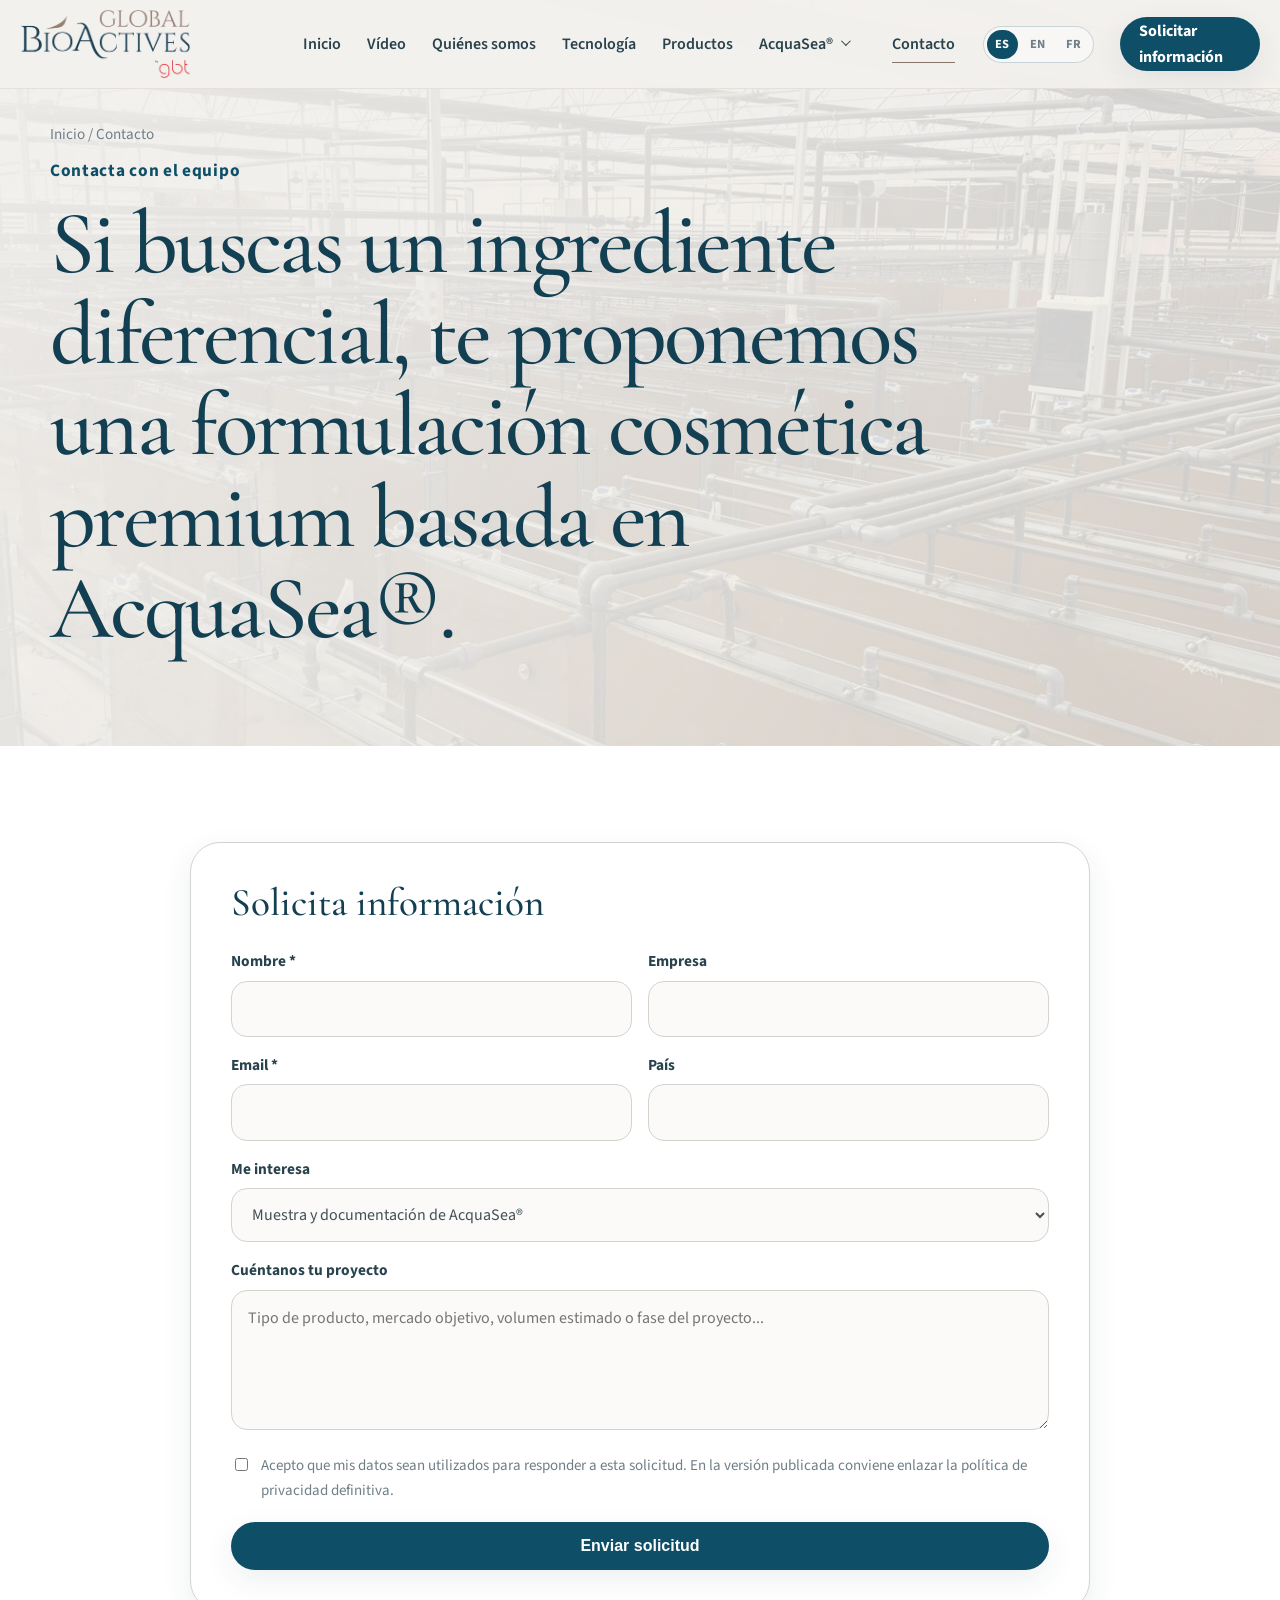
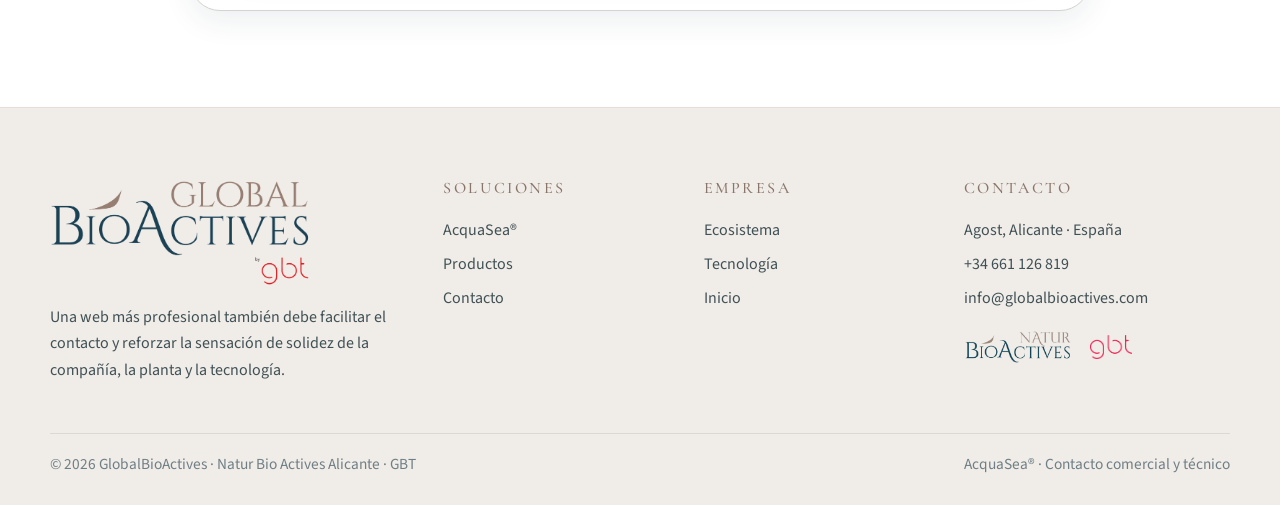
<file: contacto.html>
<!DOCTYPE html>

<html lang="es">
<head>
<meta charset="utf-8"/>
<meta content="width=device-width,initial-scale=1" name="viewport"/>
<title>Contacto | GlobalBioActives</title>
<meta content="Solicita información sobre AcquaSea®, ingredientes a granel, formulación cosmética o fabricación a terceros." name="description"/>
<link href="https://fonts.googleapis.com" rel="preconnect"/>
<link crossorigin="" href="https://fonts.gstatic.com" rel="preconnect"/>
<link href="https://fonts.googleapis.com/css2?family=Cormorant+Garamond:wght@400;500;600;700&amp;family=Source+Sans+3:wght@300;400;600;700&amp;display=swap" rel="stylesheet"/>
<link href="styles.css" rel="stylesheet"/>
<link href="contacto.html" hreflang="es" rel="alternate"/><link href="en/contacto.html" hreflang="en" rel="alternate"/><link href="fr/contacto.html" hreflang="fr" rel="alternate"/></head>
<body>
<header class="site-header">
<div class="nav-wrap">
<a aria-label="GlobalBioActives" class="logo" href="index.html">
<img alt="Logo GlobalBioActives" src="assets/logo-globalbioactives.png"/>
</a>
<button aria-label="Abrir menú" class="menu-toggle"><span></span><span></span><span></span></button>
<nav class="main-nav">
<a class="nav-top-link" href="index.html">Inicio</a>
<a class="nav-top-link" href="index.html#video-planta">Vídeo</a>
<a class="nav-top-link" href="index.html#quienes-somos">Quiénes somos</a>
<a class="nav-top-link" href="index.html#tecnologia">Tecnología</a>
<a class="nav-top-link" href="index.html#aplicaciones">Productos</a>
<div class="nav-dropdown">
<button aria-expanded="false" aria-haspopup="true" class="nav-dropdown-toggle" type="button"><span>AcquaSea®</span><span aria-hidden="true" class="nav-chevron"></span></button>
<div aria-label="Explorar AcquaSea®" class="nav-dropdown-menu" role="menu">
<a class="nav-sub-feature" href="cosmetica.html" role="menuitem"><span>Activo AcquaSea®</span><small>Activo cosmético marino</small></a>
<div class="nav-sub-grid">
<a class="" href="cosmetica.html#origen" role="menuitem">Origen</a>
<a class="" href="cosmetica.html#molecula" role="menuitem">Molécula</a>
<a class="" href="cosmetica.html#evidencia" role="menuitem">Evidencia científica</a>
<a class="" href="cosmetica.html#plataforma" role="menuitem">Plataforma formulativa</a>
</div>
<div class="nav-sub-divider"></div>
<a class="nav-sub-feature nav-sub-finished" href="productos-terminados.html" role="menuitem"><span>Producto terminado</span><small>Private Label / Turnkey</small></a>
</div>
</div>
<a class="nav-top-link active" href="contacto.html">Contacto</a>
<div aria-label="Selector de idioma" class="language-switcher"><a class="active-lang" href="contacto.html">ES</a><a href="en/contacto.html">EN</a><a href="fr/contacto.html">FR</a></div>
<a class="btn btn-primary nav-cta" href="contacto.html">Solicitar información</a>
</nav>
</div>
</header>
<main>
<section class="page-hero contact-hero" style="background:linear-gradient(120deg,rgba(243,241,238,.96),rgba(243,241,238,.82)),url('img/planta-1-wide.jpg') center/cover no-repeat;">
<div class="hero-inner">
<div class="breadcrumb">Inicio / Contacto</div>
<div class="contact-hero-copy">
<div class="hero-kicker">Contacta con el equipo</div>
<h1>Si buscas un ingrediente diferencial, te proponemos una formulación cosmética premium basada en AcquaSea®.</h1>
</div>
</div>
</section>
<section class="section bg-white">
<div class="container contact-form-container">
<form class="contact-card contact-form contact-form-wide" id="contact-form">
<h3>Solicita información</h3>
<div class="field-grid">
<div class="field">
<label for="nombre">Nombre *</label>
<input id="nombre" name="nombre" required="" type="text"/>
</div>
<div class="field">
<label for="empresa">Empresa</label>
<input id="empresa" name="empresa" type="text"/>
</div>
</div>
<div class="field-grid">
<div class="field">
<label for="email">Email *</label>
<input id="email" name="email" required="" type="email"/>
</div>
<div class="field">
<label for="pais">País</label>
<input id="pais" name="pais" type="text"/>
</div>
</div>
<div class="field">
<label for="interes">Me interesa</label>
<select id="interes" name="interes">
<option>Muestra y documentación de AcquaSea®</option>
<option>Ingrediente a granel</option>
<option>Desarrollo de fórmula</option>
<option>Fabricación a terceros</option>
<option>Producto terminado / Private Label AcquaSea®</option>
<option>Familia AcquaSea</option>
<option>Otro proyecto a medida</option>
</select>
</div>
<div class="field">
<label for="mensaje">Cuéntanos tu proyecto</label>
<textarea id="mensaje" name="mensaje" placeholder="Tipo de producto, mercado objetivo, volumen estimado o fase del proyecto..."></textarea>
</div>
<label class="privacy">
<input required="" type="checkbox"/>
<span>Acepto que mis datos sean utilizados para responder a esta solicitud. En la versión publicada conviene enlazar la política de privacidad definitiva.</span>
</label>
<button class="btn btn-primary" style="width:100%;margin-top:18px;" type="submit">Enviar solicitud</button>
</form>
</div>
</section>
</main>
<footer class="site-footer">
<div class="container">
<div class="footer-grid">
<div>
<div class="footer-logo"><img alt="GlobalBioActives by gbt" src="assets/logo-globalbioactives.png"/></div>
<p>Una web más profesional también debe facilitar el contacto y reforzar la sensación de solidez de la compañía, la planta y la tecnología.</p>
</div>
<div>
<h4>Soluciones</h4>
<a href="cosmetica.html">AcquaSea®</a>
<a href="index.html#aplicaciones">Productos</a>
<a href="contacto.html">Contacto</a>
</div>
<div>
<h4>Empresa</h4>
<a href="index.html#quienes-somos">Ecosistema</a>
<a href="index.html#tecnologia">Tecnología</a>
<a href="index.html">Inicio</a>
</div>
<div class="footer-contact">
<h4>Contacto</h4>
<a class="footer-line" href="#">Agost, Alicante · España</a>
<a class="footer-line" href="tel:+34661126819">+34 661 126 819</a>
<a class="footer-line" href="mailto:info@globalbioactives.com">info@globalbioactives.com</a>
<div class="footer-partners footer-partners-right">
<img alt="Natur BioActives" src="assets/logo-naturbioactives.png"/>
<img alt="GBT" class="logo-gbt" src="assets/logo-gbt.png"/>
</div>
</div>
</div>
<div class="footer-bottom">
<span>© 2026 GlobalBioActives · Natur Bio Actives Alicante · GBT</span>
<span>AcquaSea® · Contacto comercial y técnico</span>
</div>
</div>
</footer>
<script src="script.js"></script>
</body>
</html>
</file>
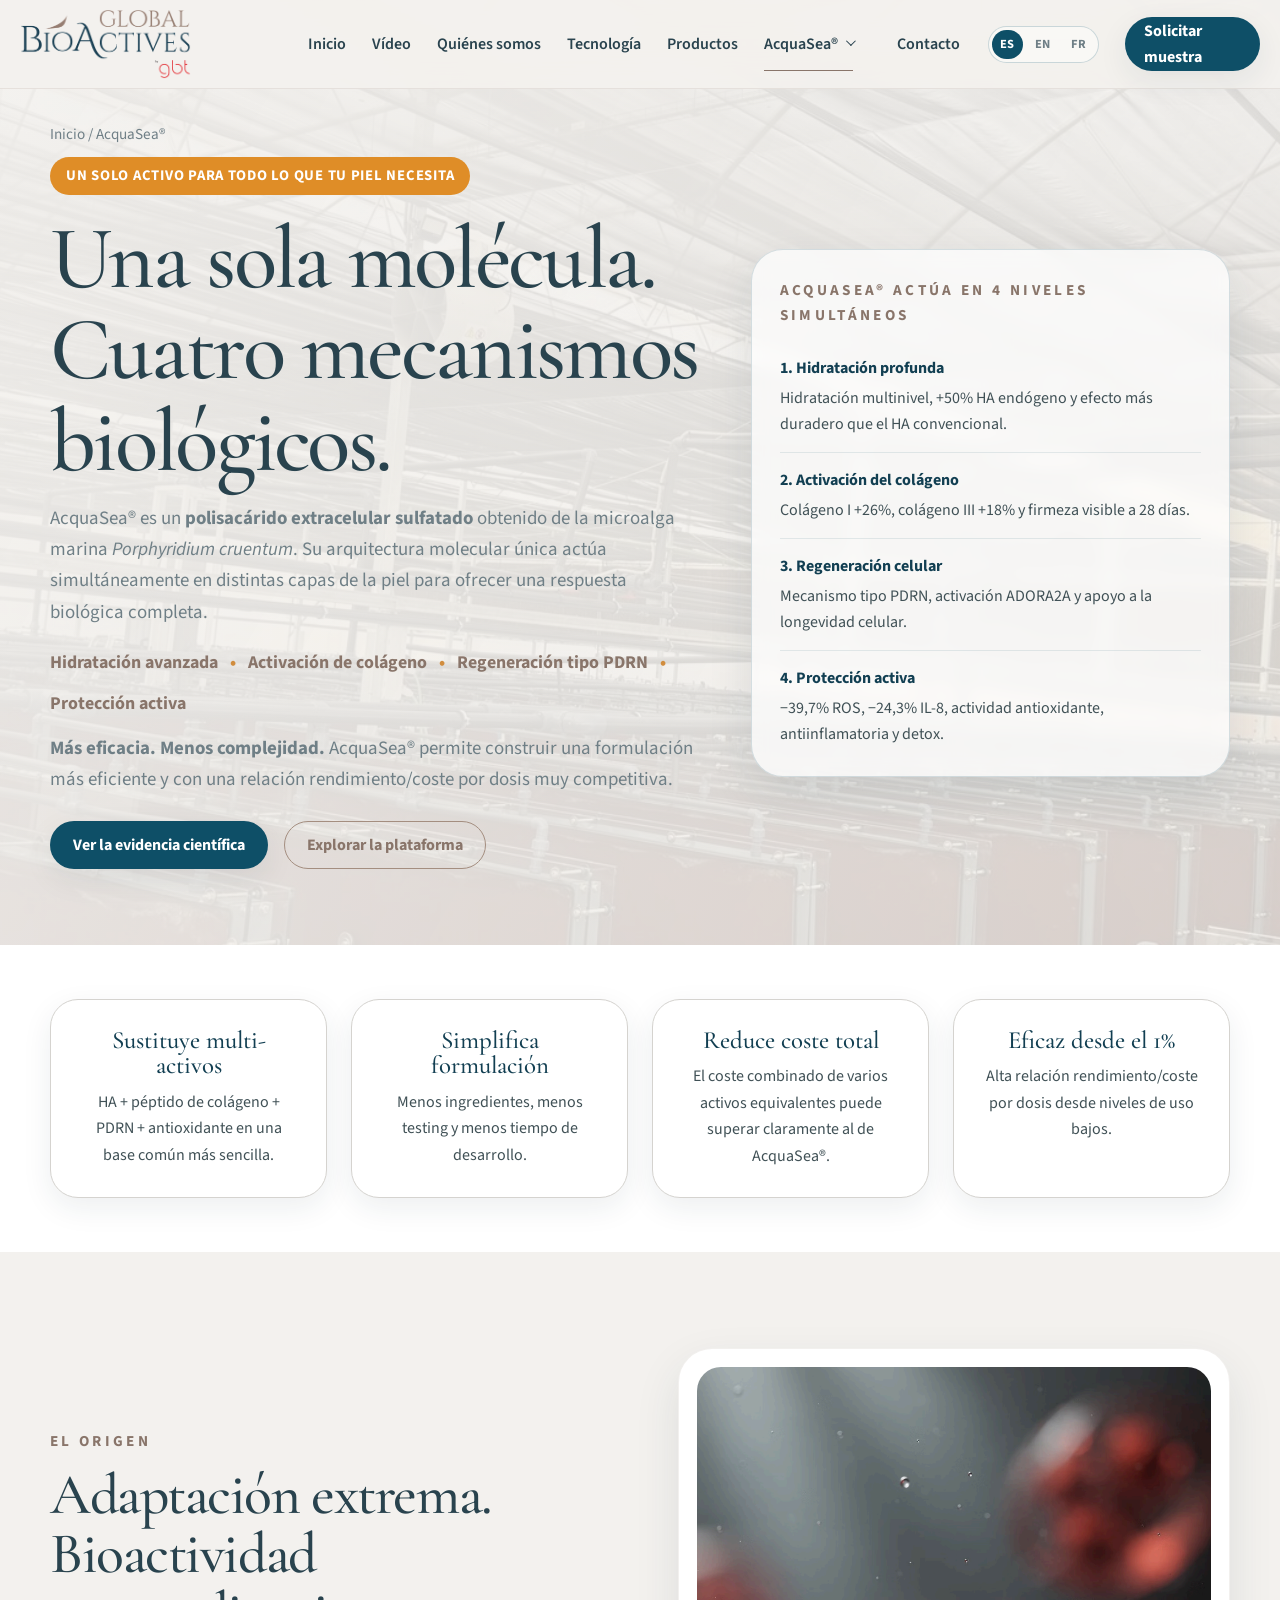
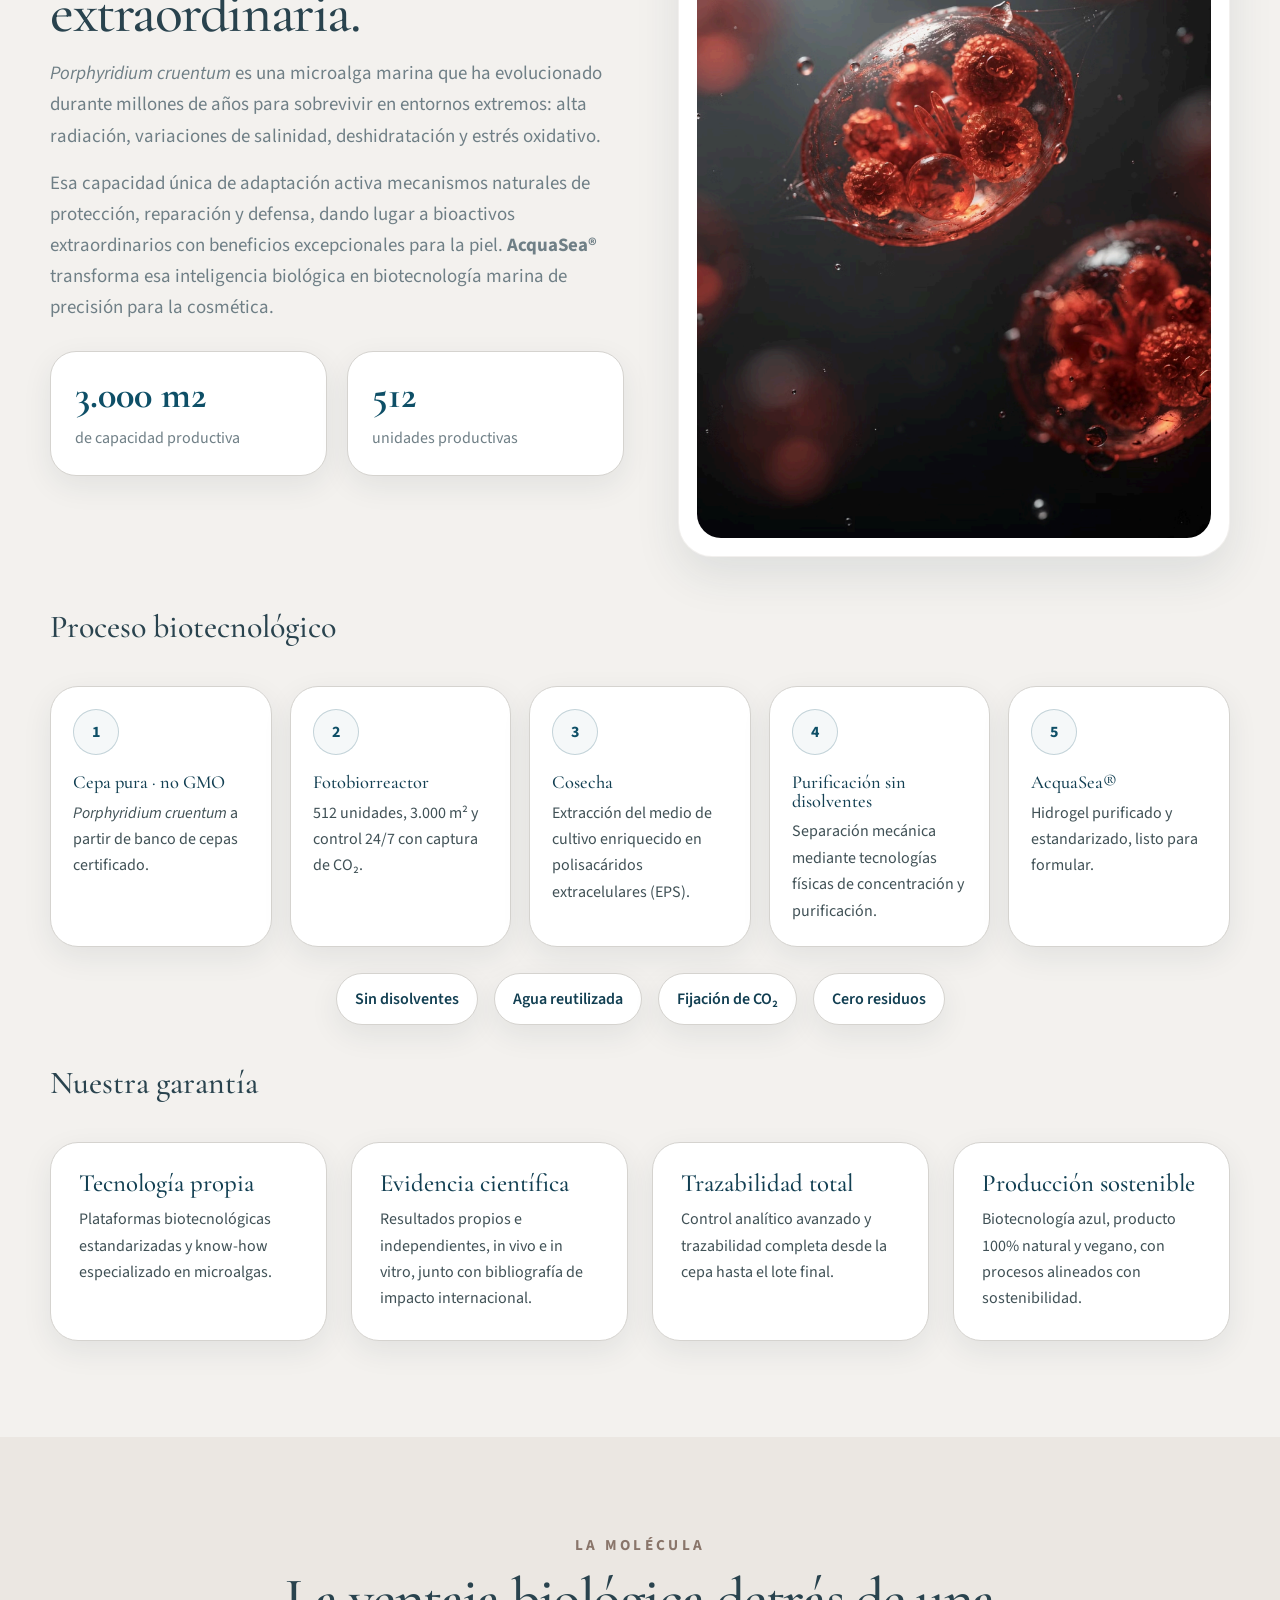
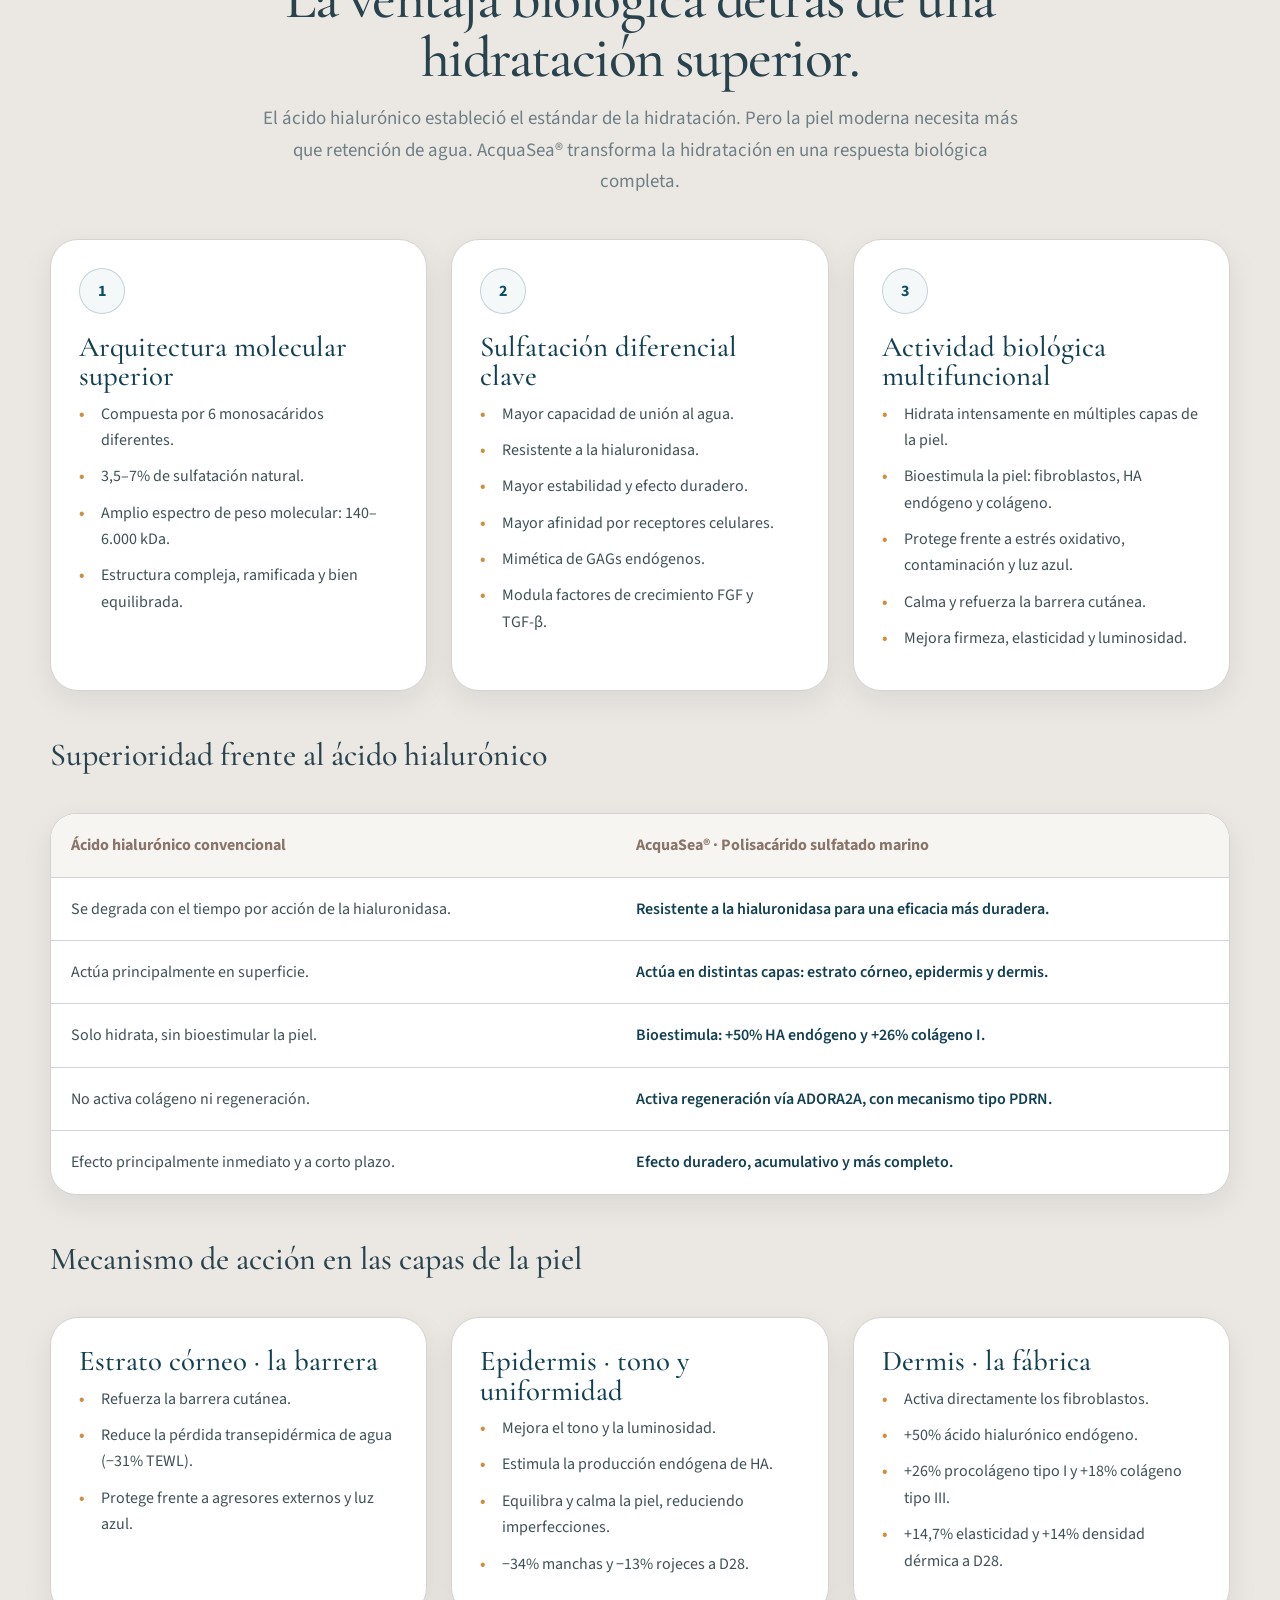
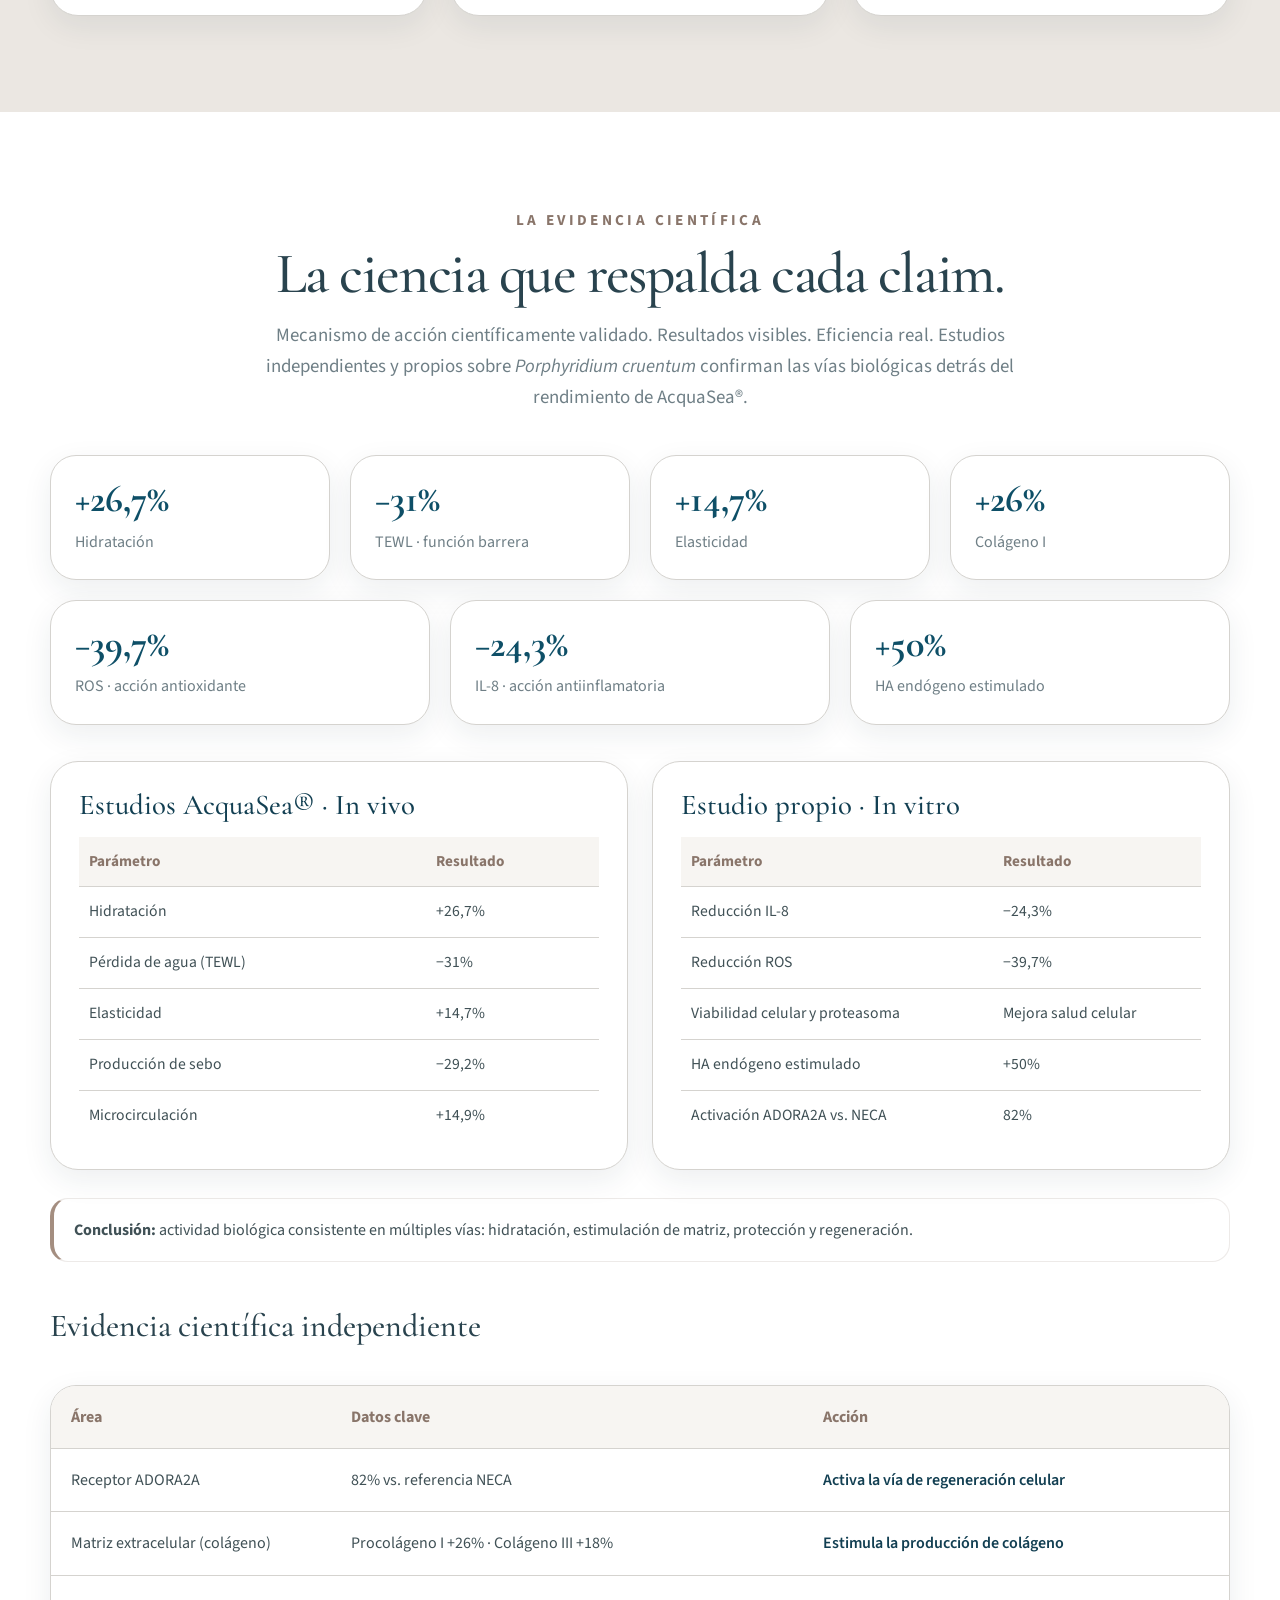
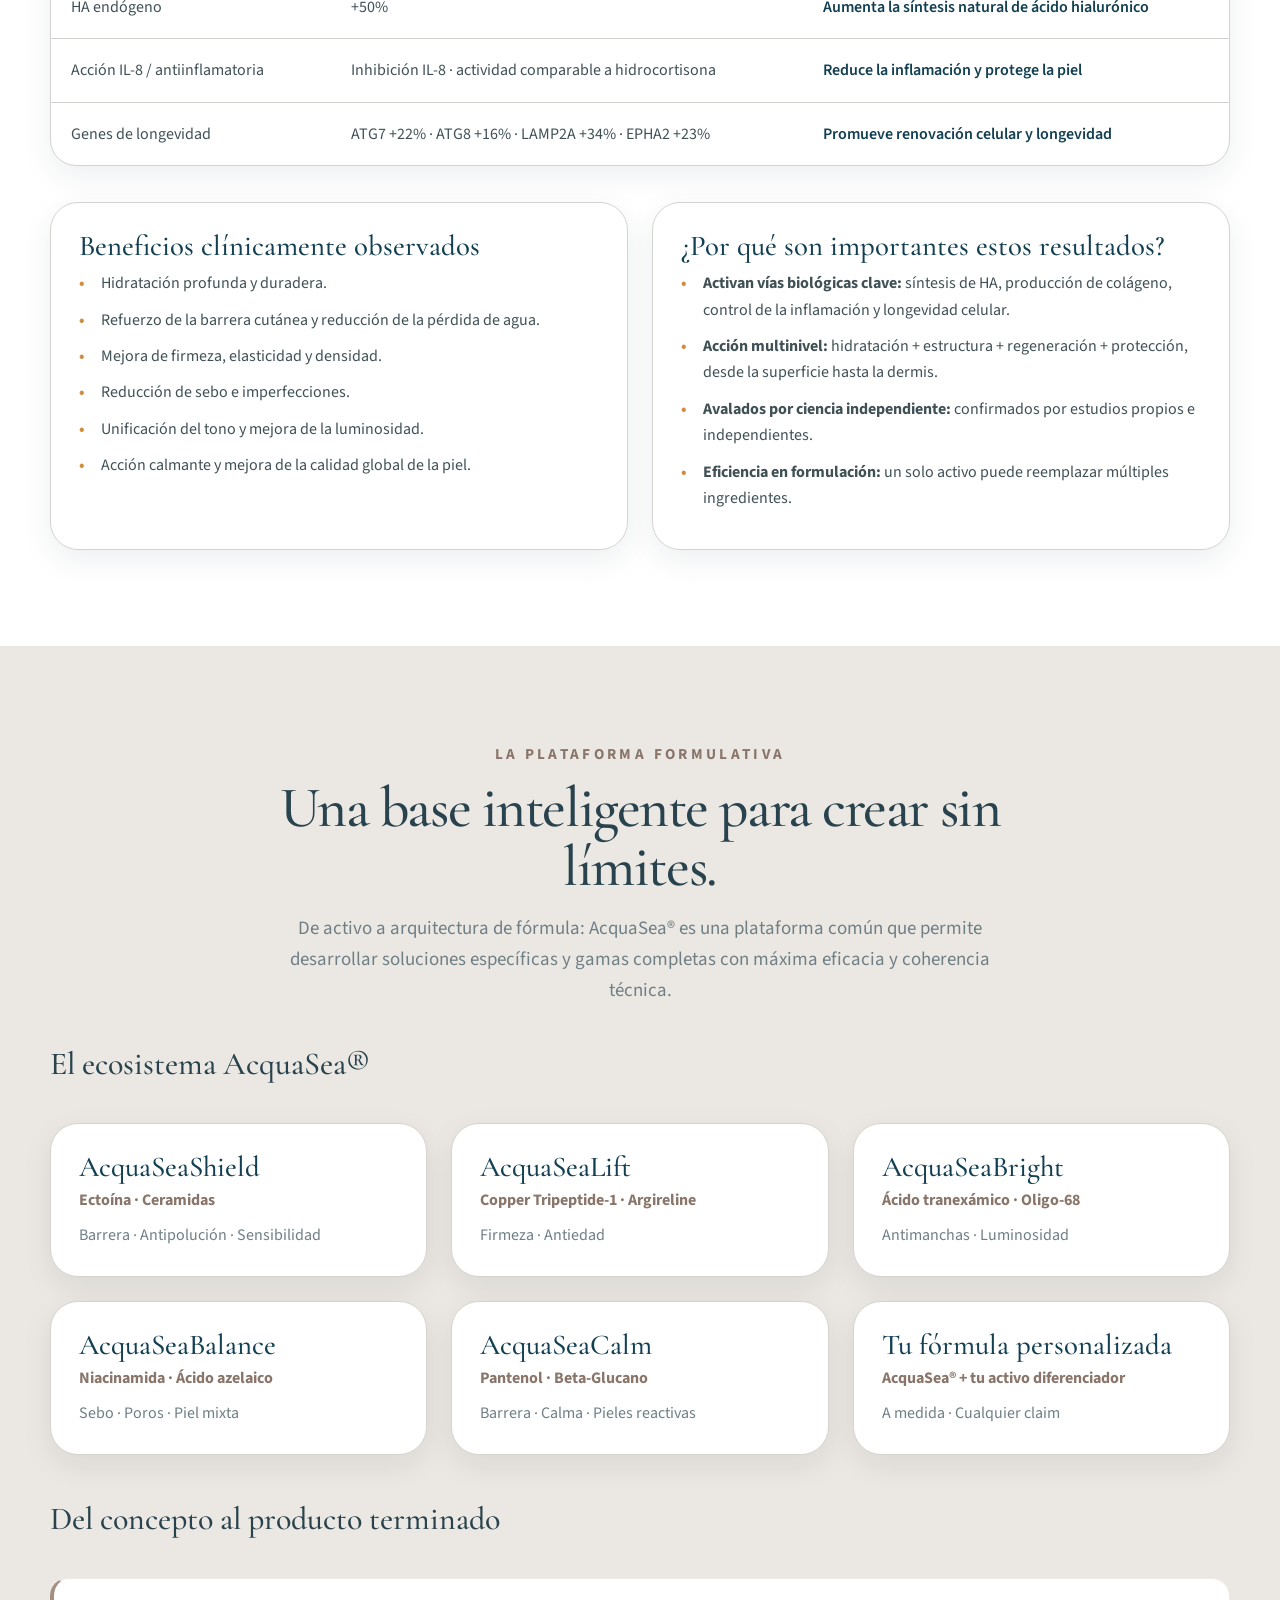
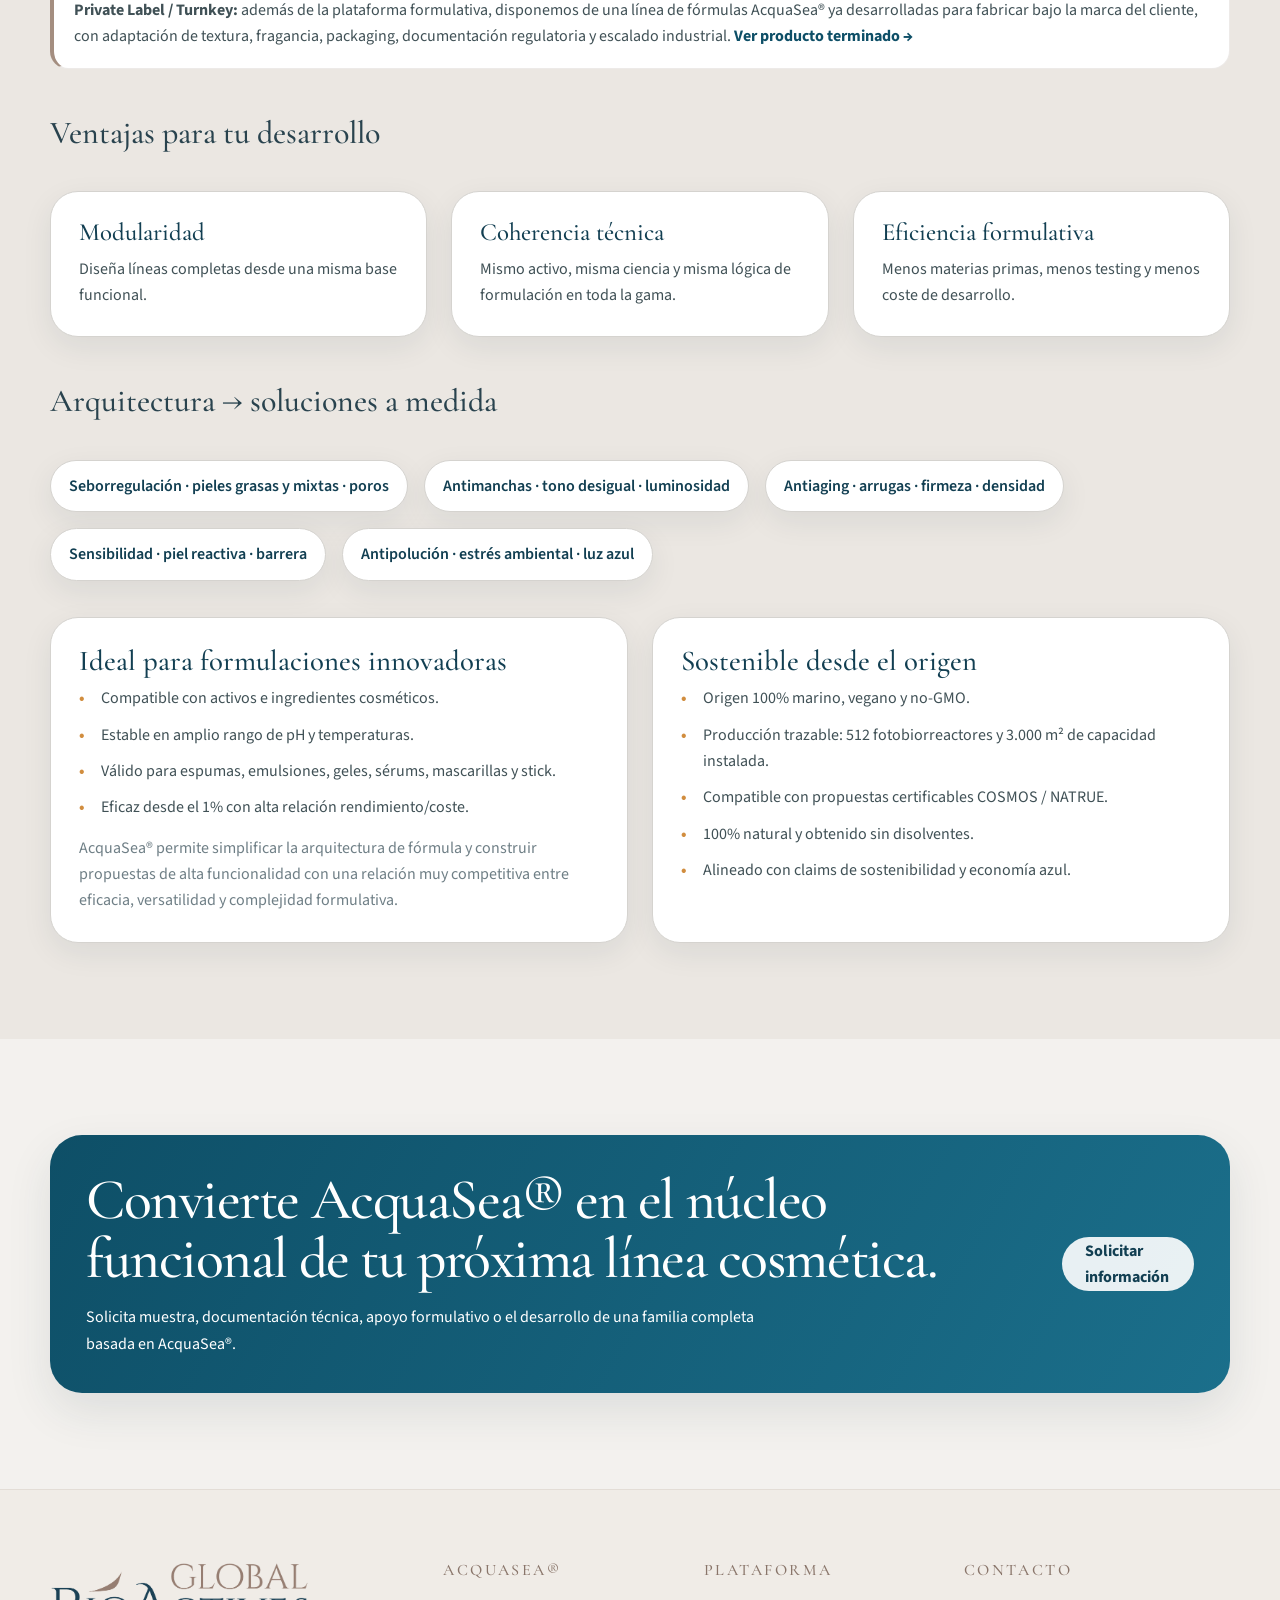
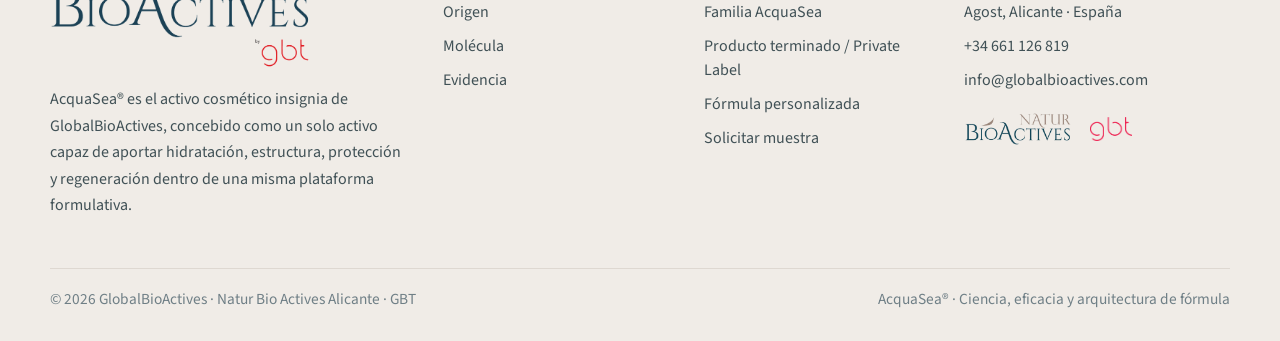
<file: cosmetica.html>
<!DOCTYPE html>

<html lang="es">
<head>
<meta charset="utf-8"/>
<meta content="width=device-width,initial-scale=1" name="viewport"/>
<title>AcquaSea® | Activo cosmético marino de nueva generación</title>
<meta content="AcquaSea® es un polisacárido extracelular sulfatado obtenido de Porphyridium cruentum. Un solo activo, cuatro mecanismos biológicos y una plataforma formulativa para cosmética avanzada." name="description"/>
<link href="https://fonts.googleapis.com" rel="preconnect"/>
<link crossorigin="" href="https://fonts.gstatic.com" rel="preconnect"/>
<link href="https://fonts.googleapis.com/css2?family=Cormorant+Garamond:wght@400;500;600;700&amp;family=Source+Sans+3:wght@300;400;600;700&amp;display=swap" rel="stylesheet"/>
<link href="styles.css" rel="stylesheet"/>
<link href="cosmetica.html" hreflang="es" rel="alternate"/><link href="en/cosmetica.html" hreflang="en" rel="alternate"/><link href="fr/cosmetica.html" hreflang="fr" rel="alternate"/></head>
<body>
<header class="site-header">
<div class="nav-wrap">
<a aria-label="GlobalBioActives" class="logo" href="index.html">
<img alt="Logo GlobalBioActives" src="assets/logo-globalbioactives.png"/>
</a>
<button aria-label="Abrir menú" class="menu-toggle"><span></span><span></span><span></span></button>
<nav class="main-nav">
<a class="nav-top-link" href="index.html">Inicio</a>
<a class="nav-top-link" href="index.html#video-planta">Vídeo</a>
<a class="nav-top-link" href="index.html#quienes-somos">Quiénes somos</a>
<a class="nav-top-link" href="index.html#tecnologia">Tecnología</a>
<a class="nav-top-link" href="index.html#aplicaciones">Productos</a>
<div class="nav-dropdown active">
<button aria-expanded="false" aria-haspopup="true" class="nav-dropdown-toggle" type="button"><span>AcquaSea®</span><span aria-hidden="true" class="nav-chevron"></span></button>
<div aria-label="Explorar AcquaSea®" class="nav-dropdown-menu" role="menu">
<a class="nav-sub-feature active" href="cosmetica.html" role="menuitem"><span>Activo AcquaSea®</span><small>Activo cosmético marino</small></a>
<div class="nav-sub-grid">
<a class="active" href="cosmetica.html#origen" role="menuitem">Origen</a>
<a class="active" href="cosmetica.html#molecula" role="menuitem">Molécula</a>
<a class="active" href="cosmetica.html#evidencia" role="menuitem">Evidencia científica</a>
<a class="active" href="cosmetica.html#plataforma" role="menuitem">Plataforma formulativa</a>
</div>
<div class="nav-sub-divider"></div>
<a class="nav-sub-feature nav-sub-finished" href="productos-terminados.html" role="menuitem"><span>Producto terminado</span><small>Private Label / Turnkey</small></a>
</div>
</div>
<a class="nav-top-link" href="contacto.html">Contacto</a>
<div aria-label="Selector de idioma" class="language-switcher"><a class="active-lang" href="cosmetica.html">ES</a><a href="en/cosmetica.html">EN</a><a href="fr/cosmetica.html">FR</a></div>
<a class="btn btn-primary nav-cta" href="contacto.html">Solicitar muestra</a>
</nav>
</div>
</header>
<main>
<section class="page-hero acqua-hero">
<div class="hero-inner">
<div class="breadcrumb">Inicio / AcquaSea®</div>
<div class="hero-grid">
<div>
<div class="tag-chip">Un solo activo para todo lo que tu piel necesita</div>
<h1>Una sola molécula. Cuatro mecanismos biológicos.</h1>
<p class="lead">AcquaSea® es un <strong>polisacárido extracelular sulfatado</strong> obtenido de la microalga marina <em>Porphyridium cruentum</em>. Su arquitectura molecular única actúa simultáneamente en distintas capas de la piel para ofrecer una respuesta biológica completa.</p>
<div class="benefit-inline">Hidratación avanzada <span>•</span> Activación de colágeno <span>•</span> Regeneración tipo PDRN <span>•</span> Protección activa</div>
<p class="lead"><strong>Más eficacia. Menos complejidad.</strong> AcquaSea® permite construir una formulación más eficiente y con una relación rendimiento/coste por dosis muy competitiva.</p>
<div class="hero-actions">
<a class="btn btn-primary" href="#evidencia">Ver la evidencia científica</a>
<a class="btn btn-outline-dark" href="#plataforma">Explorar la plataforma</a>
</div>
</div>
<aside class="hero-panel">
<div class="eyebrow">AcquaSea® actúa en 4 niveles simultáneos</div>
<div class="mini-feature"><strong>1. Hidratación profunda</strong><span>Hidratación multinivel, +50% HA endógeno y efecto más duradero que el HA convencional.</span></div>
<div class="mini-feature"><strong>2. Activación del colágeno</strong><span>Colágeno I +26%, colágeno III +18% y firmeza visible a 28 días.</span></div>
<div class="mini-feature"><strong>3. Regeneración celular</strong><span>Mecanismo tipo PDRN, activación ADORA2A y apoyo a la longevidad celular.</span></div>
<div class="mini-feature"><strong>4. Protección activa</strong><span>−39,7% ROS, −24,3% IL‑8, actividad antioxidante, antiinflamatoria y detox.</span></div>
</aside>
</div>
</div>
</section>
<section class="section-sm bg-white">
<div class="container">
<div class="grid grid-4">
<article class="card mini-card text-center"><h3>Sustituye multi-activos</h3><p>HA + péptido de colágeno + PDRN + antioxidante en una base común más sencilla.</p></article>
<article class="card mini-card text-center"><h3>Simplifica formulación</h3><p>Menos ingredientes, menos testing y menos tiempo de desarrollo.</p></article>
<article class="card mini-card text-center"><h3>Reduce coste total</h3><p>El coste combinado de varios activos equivalentes puede superar claramente al de AcquaSea®.</p></article>
<article class="card mini-card text-center"><h3>Eficaz desde el 1%</h3><p>Alta relación rendimiento/coste por dosis desde niveles de uso bajos.</p></article>
</div>
</div>
</section>
<section class="section" id="origen">
<div class="container">
<div class="split">
<div>
<div class="eyebrow">El origen</div>
<h2>Adaptación extrema. Bioactividad extraordinaria.</h2>
<p class="lead"><em>Porphyridium cruentum</em> es una microalga marina que ha evolucionado durante millones de años para sobrevivir en entornos extremos: alta radiación, variaciones de salinidad, deshidratación y estrés oxidativo.</p>
<p class="lead">Esa capacidad única de adaptación activa mecanismos naturales de protección, reparación y defensa, dando lugar a bioactivos extraordinarios con beneficios excepcionales para la piel. <strong>AcquaSea®</strong> transforma esa inteligencia biológica en biotecnología marina de precisión para la cosmética.</p>
<div class="metric-grid two-col-gap">
<div class="metric light"><strong>3.000 m2</strong><span>de capacidad productiva</span></div>
<div class="metric light"><strong>512</strong><span>unidades productivas</span></div>
</div>
</div>
<div class="image-frame">
<img alt="Visual conceptual de Porphyridium cruentum y su bioactividad" src="img/red-cell.png"/>
</div>
</div>
<div class="section-head" style="margin-top:54px;">
<h3>Proceso biotecnológico</h3>
</div>
<div class="grid grid-5 process-grid">
<article class="card process-card"><div class="number">1</div><h4>Cepa pura · no GMO</h4><p><em>Porphyridium cruentum</em> a partir de banco de cepas certificado.</p></article>
<article class="card process-card"><div class="number">2</div><h4>Fotobiorreactor</h4><p>512 unidades, 3.000 m² y control 24/7 con captura de CO₂.</p></article>
<article class="card process-card"><div class="number">3</div><h4>Cosecha</h4><p>Extracción del medio de cultivo enriquecido en polisacáridos extracelulares (EPS).</p></article>
<article class="card process-card"><div class="number">4</div><h4>Purificación sin disolventes</h4><p>Separación mecánica mediante tecnologías físicas de concentración y purificación.</p></article>
<article class="card process-card"><div class="number">5</div><h4>AcquaSea®</h4><p>Hidrogel purificado y estandarizado, listo para formular.</p></article>
</div>
<div class="icon-row">
<div class="icon-pill">Sin disolventes</div>
<div class="icon-pill">Agua reutilizada</div>
<div class="icon-pill">Fijación de CO₂</div>
<div class="icon-pill">Cero residuos</div>
</div>
<div class="section-head" style="margin-top:42px;">
<h3>Nuestra garantía</h3>
</div>
<div class="grid grid-4">
<article class="card mini-card"><h3>Tecnología propia</h3><p>Plataformas biotecnológicas estandarizadas y know-how especializado en microalgas.</p></article>
<article class="card mini-card"><h3>Evidencia científica</h3><p>Resultados propios e independientes, in vivo e in vitro, junto con bibliografía de impacto internacional.</p></article>
<article class="card mini-card"><h3>Trazabilidad total</h3><p>Control analítico avanzado y trazabilidad completa desde la cepa hasta el lote final.</p></article>
<article class="card mini-card"><h3>Producción sostenible</h3><p>Biotecnología azul, producto 100% natural y vegano, con procesos alineados con sostenibilidad.</p></article>
</div>
</div>
</section>
<section class="section bg-paper-2" id="molecula">
<div class="container">
<div class="section-head center">
<div class="eyebrow">La molécula</div>
<h2>La ventaja biológica detrás de una hidratación superior.</h2>
<p class="lead">El ácido hialurónico estableció el estándar de la hidratación. Pero la piel moderna necesita más que retención de agua. AcquaSea® transforma la hidratación en una respuesta biológica completa.</p>
</div>
<div class="grid grid-3">
<article class="card">
<div class="number">1</div>
<h3>Arquitectura molecular superior</h3>
<ul class="detail-list">
<li>Compuesta por 6 monosacáridos diferentes.</li>
<li>3,5–7% de sulfatación natural.</li>
<li>Amplio espectro de peso molecular: 140–6.000 kDa.</li>
<li>Estructura compleja, ramificada y bien equilibrada.</li>
</ul>
</article>
<article class="card">
<div class="number">2</div>
<h3>Sulfatación diferencial clave</h3>
<ul class="detail-list">
<li>Mayor capacidad de unión al agua.</li>
<li>Resistente a la hialuronidasa.</li>
<li>Mayor estabilidad y efecto duradero.</li>
<li>Mayor afinidad por receptores celulares.</li>
<li>Mimética de GAGs endógenos.</li>
<li>Modula factores de crecimiento FGF y TGF‑β.</li>
</ul>
</article>
<article class="card">
<div class="number">3</div>
<h3>Actividad biológica multifuncional</h3>
<ul class="detail-list">
<li>Hidrata intensamente en múltiples capas de la piel.</li>
<li>Bioestimula la piel: fibroblastos, HA endógeno y colágeno.</li>
<li>Protege frente a estrés oxidativo, contaminación y luz azul.</li>
<li>Calma y refuerza la barrera cutánea.</li>
<li>Mejora firmeza, elasticidad y luminosidad.</li>
</ul>
</article>
</div>
<div class="section-head" style="margin-top:48px;">
<h3>Superioridad frente al ácido hialurónico</h3>
</div>
<table class="compare">
<thead>
<tr>
<th>Ácido hialurónico convencional</th>
<th>AcquaSea® · Polisacárido sulfatado marino</th>
</tr>
</thead>
<tbody>
<tr><td>Se degrada con el tiempo por acción de la hialuronidasa.</td><td>Resistente a la hialuronidasa para una eficacia más duradera.</td></tr>
<tr><td>Actúa principalmente en superficie.</td><td>Actúa en distintas capas: estrato córneo, epidermis y dermis.</td></tr>
<tr><td>Solo hidrata, sin bioestimular la piel.</td><td>Bioestimula: +50% HA endógeno y +26% colágeno I.</td></tr>
<tr><td>No activa colágeno ni regeneración.</td><td>Activa regeneración vía ADORA2A, con mecanismo tipo PDRN.</td></tr>
<tr><td>Efecto principalmente inmediato y a corto plazo.</td><td>Efecto duradero, acumulativo y más completo.</td></tr>
</tbody>
</table>
<div class="section-head" style="margin-top:48px;">
<h3>Mecanismo de acción en las capas de la piel</h3>
</div>
<div class="grid grid-3">
<article class="card">
<h3>Estrato córneo · la barrera</h3>
<ul class="detail-list">
<li>Refuerza la barrera cutánea.</li>
<li>Reduce la pérdida transepidérmica de agua (−31% TEWL).</li>
<li>Protege frente a agresores externos y luz azul.</li>
</ul>
</article>
<article class="card">
<h3>Epidermis · tono y uniformidad</h3>
<ul class="detail-list">
<li>Mejora el tono y la luminosidad.</li>
<li>Estimula la producción endógena de HA.</li>
<li>Equilibra y calma la piel, reduciendo imperfecciones.</li>
<li>−34% manchas y −13% rojeces a D28.</li>
</ul>
</article>
<article class="card">
<h3>Dermis · la fábrica</h3>
<ul class="detail-list">
<li>Activa directamente los fibroblastos.</li>
<li>+50% ácido hialurónico endógeno.</li>
<li>+26% procolágeno tipo I y +18% colágeno tipo III.</li>
<li>+14,7% elasticidad y +14% densidad dérmica a D28.</li>
</ul>
</article>
</div>
</div>
</section>
<section class="section bg-white" id="evidencia">
<div class="container">
<div class="section-head center">
<div class="eyebrow">La evidencia científica</div>
<h2>La ciencia que respalda cada claim.</h2>
<p class="lead">Mecanismo de acción científicamente validado. Resultados visibles. Eficiencia real. Estudios independientes y propios sobre <em>Porphyridium cruentum</em> confirman las vías biológicas detrás del rendimiento de AcquaSea®.</p>
</div>
<div class="metric-grid">
<div class="metric light"><strong>+26,7%</strong><span>Hidratación</span></div>
<div class="metric light"><strong>−31%</strong><span>TEWL · función barrera</span></div>
<div class="metric light"><strong>+14,7%</strong><span>Elasticidad</span></div>
<div class="metric light"><strong>+26%</strong><span>Colágeno I</span></div>
</div>
<div class="metric-grid" style="margin-top:20px;grid-template-columns:repeat(3,1fr);">
<div class="metric light"><strong>−39,7%</strong><span>ROS · acción antioxidante</span></div>
<div class="metric light"><strong>−24,3%</strong><span>IL‑8 · acción antiinflamatoria</span></div>
<div class="metric light"><strong>+50%</strong><span>HA endógeno estimulado</span></div>
</div>
<div class="grid grid-2" style="margin-top:36px;">
<article class="card table-card">
<h3>Estudios AcquaSea® · In vivo</h3>
<table class="compact-table">
<tr><th>Parámetro</th><th>Resultado</th></tr>
<tr><td>Hidratación</td><td>+26,7%</td></tr>
<tr><td>Pérdida de agua (TEWL)</td><td>−31%</td></tr>
<tr><td>Elasticidad</td><td>+14,7%</td></tr>
<tr><td>Producción de sebo</td><td>−29,2%</td></tr>
<tr><td>Microcirculación</td><td>+14,9%</td></tr>
</table>
</article>
<article class="card table-card">
<h3>Estudio propio · In vitro</h3>
<table class="compact-table">
<tr><th>Parámetro</th><th>Resultado</th></tr>
<tr><td>Reducción IL‑8</td><td>−24,3%</td></tr>
<tr><td>Reducción ROS</td><td>−39,7%</td></tr>
<tr><td>Viabilidad celular y proteasoma</td><td>Mejora salud celular</td></tr>
<tr><td>HA endógeno estimulado</td><td>+50%</td></tr>
<tr><td>Activación ADORA2A vs. NECA</td><td>82%</td></tr>
</table>
</article>
</div>
<div class="callout" style="margin-top:28px;"><strong>Conclusión:</strong> actividad biológica consistente en múltiples vías: hidratación, estimulación de matriz, protección y regeneración.</div>
<div class="section-head" style="margin-top:48px;">
<h3>Evidencia científica independiente</h3>
</div>
<table class="compare">
<thead>
<tr>
<th>Área</th>
<th>Datos clave</th>
<th>Acción</th>
</tr>
</thead>
<tbody>
<tr><td>Receptor ADORA2A</td><td>82% vs. referencia NECA</td><td>Activa la vía de regeneración celular</td></tr>
<tr><td>Matriz extracelular (colágeno)</td><td>Procolágeno I +26% · Colágeno III +18%</td><td>Estimula la producción de colágeno</td></tr>
<tr><td>HA endógeno</td><td>+50%</td><td>Aumenta la síntesis natural de ácido hialurónico</td></tr>
<tr><td>Acción IL‑8 / antiinflamatoria</td><td>Inhibición IL‑8 · actividad comparable a hidrocortisona</td><td>Reduce la inflamación y protege la piel</td></tr>
<tr><td>Genes de longevidad</td><td>ATG7 +22% · ATG8 +16% · LAMP2A +34% · EPHA2 +23%</td><td>Promueve renovación celular y longevidad</td></tr>
</tbody>
</table>
<div class="grid grid-2" style="margin-top:36px;">
<article class="card">
<h3>Beneficios clínicamente observados</h3>
<ul class="detail-list">
<li>Hidratación profunda y duradera.</li>
<li>Refuerzo de la barrera cutánea y reducción de la pérdida de agua.</li>
<li>Mejora de firmeza, elasticidad y densidad.</li>
<li>Reducción de sebo e imperfecciones.</li>
<li>Unificación del tono y mejora de la luminosidad.</li>
<li>Acción calmante y mejora de la calidad global de la piel.</li>
</ul>
</article>
<article class="card">
<h3>¿Por qué son importantes estos resultados?</h3>
<ul class="detail-list">
<li><strong>Activan vías biológicas clave:</strong> síntesis de HA, producción de colágeno, control de la inflamación y longevidad celular.</li>
<li><strong>Acción multinivel:</strong> hidratación + estructura + regeneración + protección, desde la superficie hasta la dermis.</li>
<li><strong>Avalados por ciencia independiente:</strong> confirmados por estudios propios e independientes.</li>
<li><strong>Eficiencia en formulación:</strong> un solo activo puede reemplazar múltiples ingredientes.</li>
</ul>
</article>
</div>
</div>
</section>
<section class="section bg-paper-2" id="plataforma">
<div class="container">
<div class="section-head center">
<div class="eyebrow">La plataforma formulativa</div>
<h2>Una base inteligente para crear sin límites.</h2>
<p class="lead">De activo a arquitectura de fórmula: AcquaSea® es una plataforma común que permite desarrollar soluciones específicas y gamas completas con máxima eficacia y coherencia técnica.</p>
</div>
<div class="section-head"><h3>El ecosistema AcquaSea®</h3></div>
<div class="grid grid-3">
<article class="card family-card"><h3>AcquaSeaShield</h3><p>Ectoína · Ceramidas</p><span>Barrera · Antipolución · Sensibilidad</span></article>
<article class="card family-card"><h3>AcquaSeaLift</h3><p>Copper Tripeptide‑1 · Argireline</p><span>Firmeza · Antiedad</span></article>
<article class="card family-card"><h3>AcquaSeaBright</h3><p>Ácido tranexámico · Oligo‑68</p><span>Antimanchas · Luminosidad</span></article>
<article class="card family-card"><h3>AcquaSeaBalance</h3><p>Niacinamida · Ácido azelaico</p><span>Sebo · Poros · Piel mixta</span></article>
<article class="card family-card"><h3>AcquaSeaCalm</h3><p>Pantenol · Beta‑Glucano</p><span>Barrera · Calma · Pieles reactivas</span></article>
<article class="card family-card"><h3>Tu fórmula personalizada</h3><p>AcquaSea® + tu activo diferenciador</p><span>A medida · Cualquier claim</span></article>
</div>
<div class="section-head" style="margin-top:48px;"><h3>Del concepto al producto terminado</h3></div><div class="callout"><strong>Private Label / Turnkey:</strong> además de la plataforma formulativa, disponemos de una línea de fórmulas AcquaSea® ya desarrolladas para fabricar bajo la marca del cliente, con adaptación de textura, fragancia, packaging, documentación regulatoria y escalado industrial. <a href="productos-terminados.html" style="color:var(--teal);font-weight:700;">Ver producto terminado →</a></div>
<div class="section-head" style="margin-top:48px;"><h3>Ventajas para tu desarrollo</h3></div>
<div class="grid grid-3">
<article class="card mini-card"><h3>Modularidad</h3><p>Diseña líneas completas desde una misma base funcional.</p></article>
<article class="card mini-card"><h3>Coherencia técnica</h3><p>Mismo activo, misma ciencia y misma lógica de formulación en toda la gama.</p></article>
<article class="card mini-card"><h3>Eficiencia formulativa</h3><p>Menos materias primas, menos testing y menos coste de desarrollo.</p></article>
</div>
<div class="section-head" style="margin-top:48px;"><h3>Arquitectura → soluciones a medida</h3></div>
<div class="icon-row wrap-left">
<div class="icon-pill">Seborregulación · pieles grasas y mixtas · poros</div>
<div class="icon-pill">Antimanchas · tono desigual · luminosidad</div>
<div class="icon-pill">Antiaging · arrugas · firmeza · densidad</div>
<div class="icon-pill">Sensibilidad · piel reactiva · barrera</div>
<div class="icon-pill">Antipolución · estrés ambiental · luz azul</div>
</div>
<div class="grid grid-2" style="margin-top:36px;">
<article class="card">
<h3>Ideal para formulaciones innovadoras</h3>
<ul class="detail-list">
<li>Compatible con activos e ingredientes cosméticos.</li>
<li>Estable en amplio rango de pH y temperaturas.</li>
<li>Válido para espumas, emulsiones, geles, sérums, mascarillas y stick.</li>
<li>Eficaz desde el 1% con alta relación rendimiento/coste.</li>
</ul>
<p style="margin-top:14px;color:var(--muted);">AcquaSea® permite simplificar la arquitectura de fórmula y construir propuestas de alta funcionalidad con una relación muy competitiva entre eficacia, versatilidad y complejidad formulativa.</p>
</article>
<article class="card">
<h3>Sostenible desde el origen</h3>
<ul class="detail-list">
<li>Origen 100% marino, vegano y no‑GMO.</li>
<li>Producción trazable: 512 fotobiorreactores y 3.000 m² de capacidad instalada.</li>
<li>Compatible con propuestas certificables COSMOS / NATRUE.</li>
<li>100% natural y obtenido sin disolventes.</li>
<li>Alineado con claims de sostenibilidad y economía azul.</li>
</ul>
</article>
</div>
</div>
</section>
<section class="section">
<div class="container">
<div class="cta">
<div>
<h2>Convierte AcquaSea® en el núcleo funcional de tu próxima línea cosmética.</h2>
<p>Solicita muestra, documentación técnica, apoyo formulativo o el desarrollo de una familia completa basada en AcquaSea®.</p>
</div>
<a class="btn btn-light" href="contacto.html">Solicitar información</a>
</div>
</div>
</section>
</main>
<footer class="site-footer">
<div class="container">
<div class="footer-grid">
<div>
<div class="footer-logo"><img alt="GlobalBioActives by gbt" src="assets/logo-globalbioactives.png"/></div>
<p>AcquaSea® es el activo cosmético insignia de GlobalBioActives, concebido como un solo activo capaz de aportar hidratación, estructura, protección y regeneración dentro de una misma plataforma formulativa.</p>
</div>
<div>
<h4>AcquaSea®</h4>
<a href="#origen">Origen</a>
<a href="#molecula">Molécula</a>
<a href="#evidencia">Evidencia</a>
</div>
<div>
<h4>Plataforma</h4>
<a href="#plataforma">Familia AcquaSea</a>
<a href="productos-terminados.html">Producto terminado / Private Label</a>
<a href="contacto.html">Fórmula personalizada</a>
<a href="contacto.html">Solicitar muestra</a>
</div>
<div class="footer-contact">
<h4>Contacto</h4>
<a class="footer-line" href="#">Agost, Alicante · España</a>
<a class="footer-line" href="tel:+34661126819">+34 661 126 819</a>
<a class="footer-line" href="mailto:info@globalbioactives.com">info@globalbioactives.com</a>
<div class="footer-partners footer-partners-right">
<img alt="Natur BioActives" src="assets/logo-naturbioactives.png"/>
<img alt="GBT" class="logo-gbt" src="assets/logo-gbt.png"/>
</div>
</div>
</div>
<div class="footer-bottom">
<span>© 2026 GlobalBioActives · Natur Bio Actives Alicante · GBT</span>
<span>AcquaSea® · Ciencia, eficacia y arquitectura de fórmula</span>
</div>
</div>
</footer>
<script src="script.js"></script>
</body>
</html>
</file>
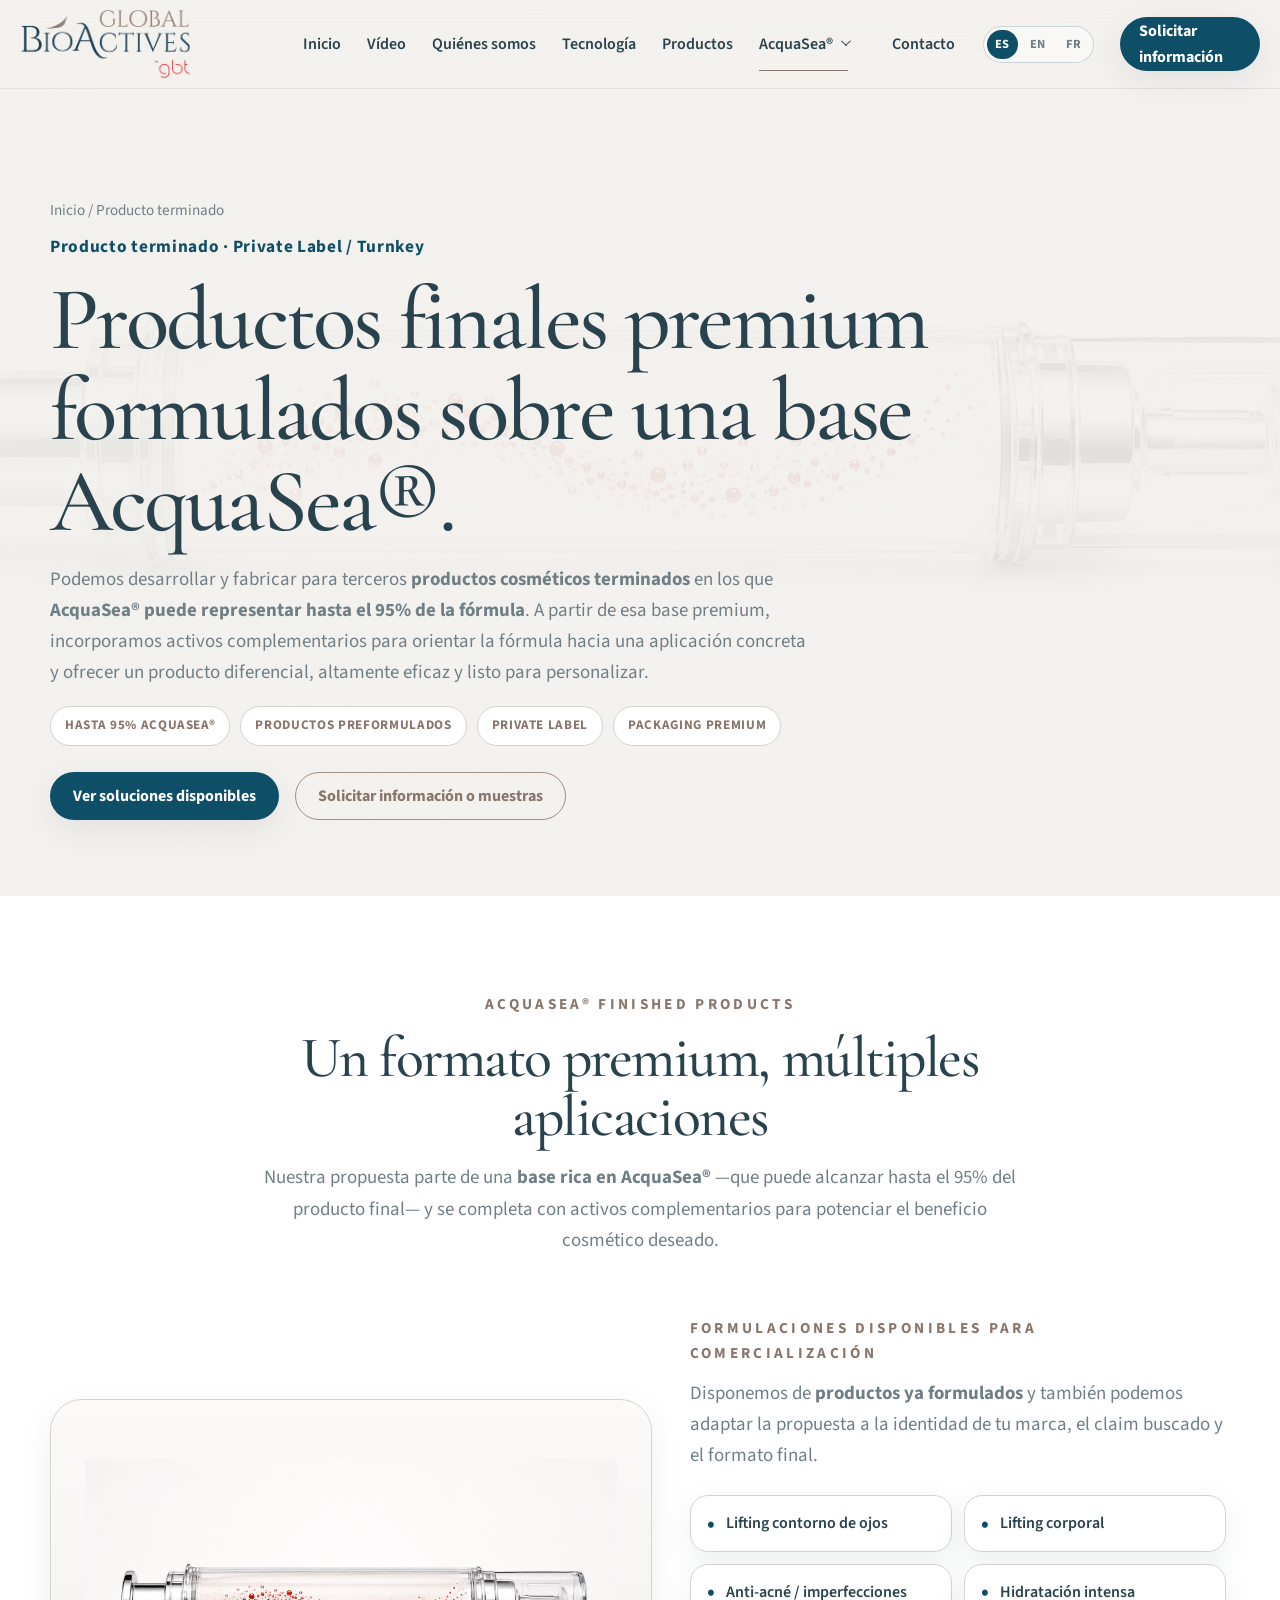
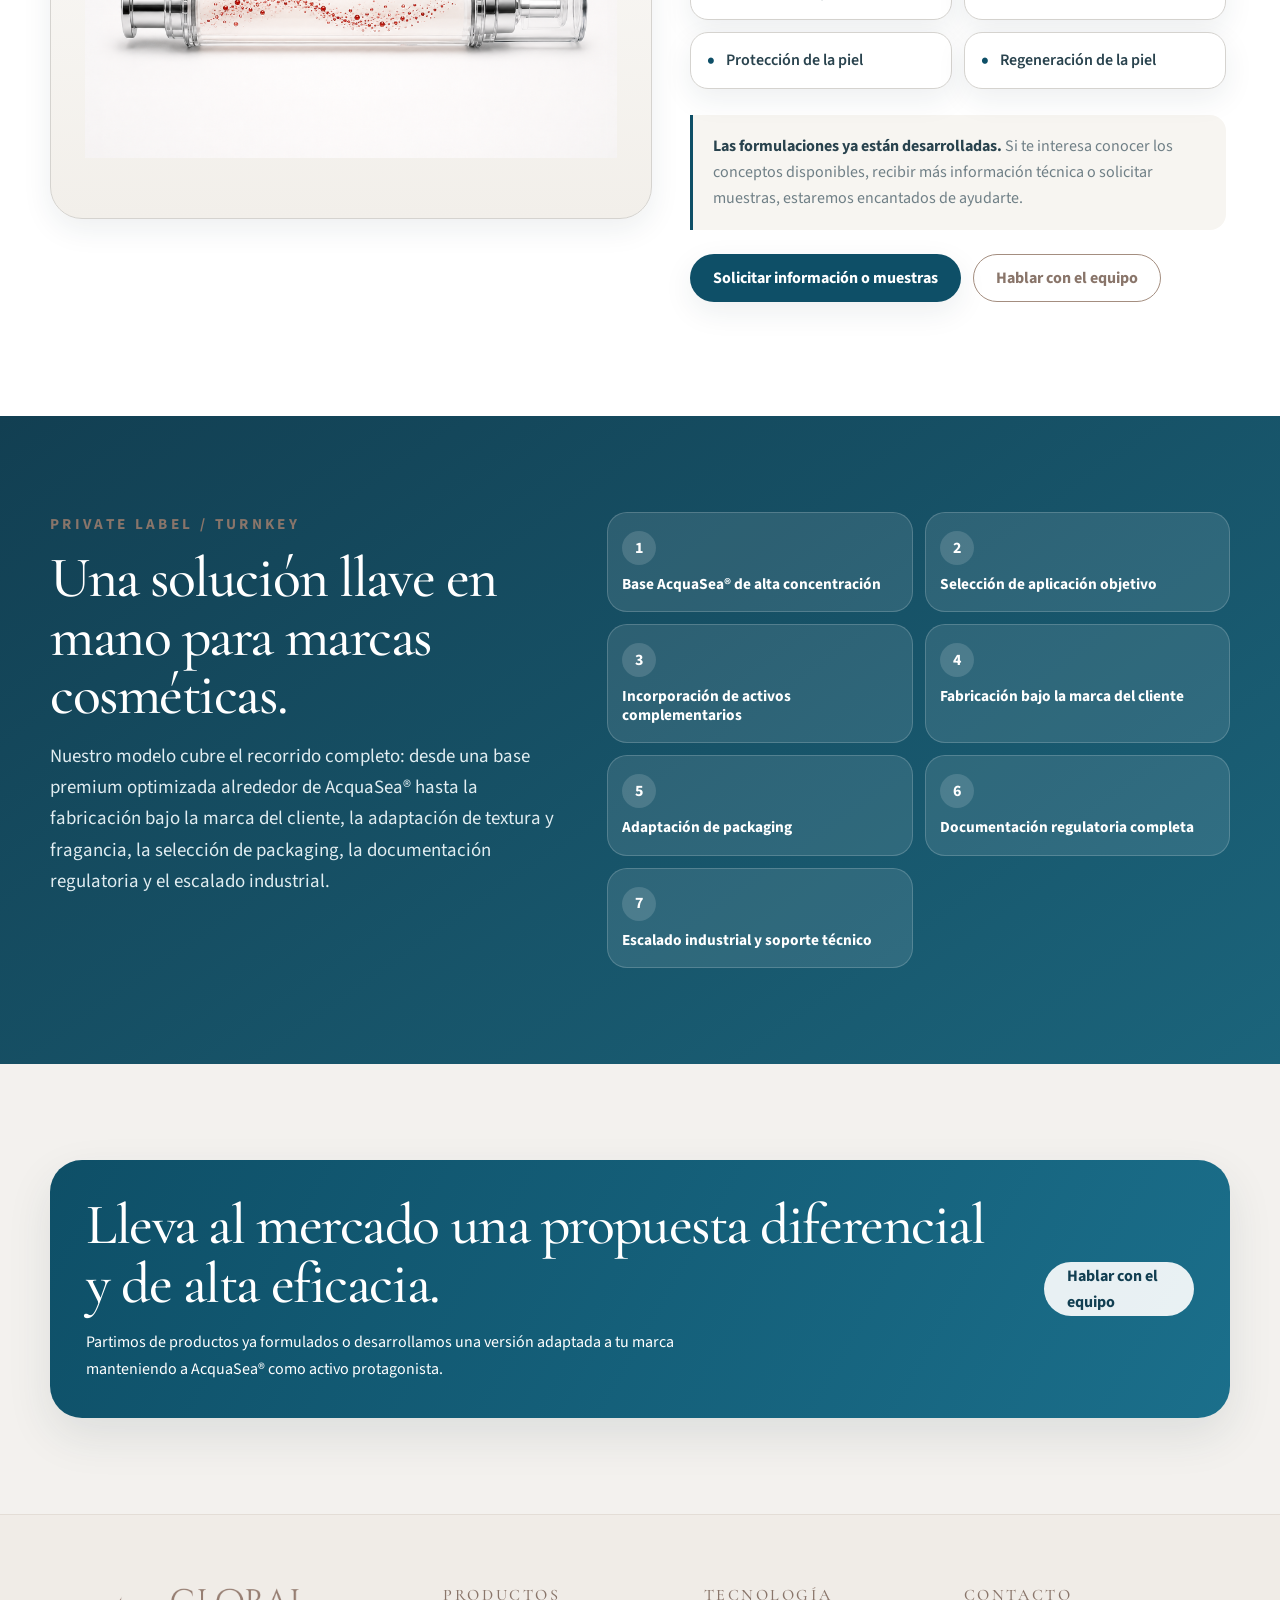
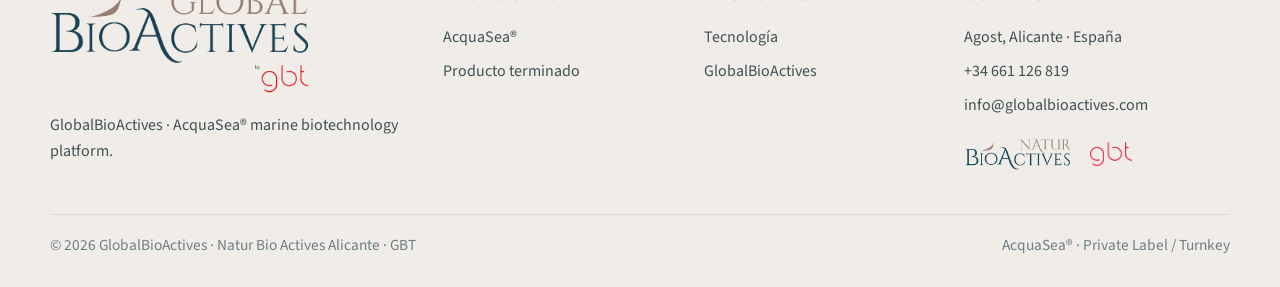
<file: productos-terminados.html>
<!DOCTYPE html>
<html lang="es">
<head>
  <meta charset="utf-8"/>
  <meta content="width=device-width,initial-scale=1" name="viewport"/>
  <title>Productos finales premium y fabricación para terceros | GlobalBioActives</title>
  <meta content="Soluciones cosméticas premium para terceros basadas en AcquaSea®: productos finales formulados sobre una base de hasta el 95% de AcquaSea®, personalización, packaging y escalado industrial." name="description"/>
  <link href="https://fonts.googleapis.com" rel="preconnect"/>
  <link crossorigin="" href="https://fonts.gstatic.com" rel="preconnect"/>
  <link href="https://fonts.googleapis.com/css2?family=Cormorant+Garamond:wght@400;500;600;700&family=Source+Sans+3:wght@300;400;600;700&display=swap" rel="stylesheet"/>
  <link href="styles.css" rel="stylesheet"/>
  <link href="productos-terminados.html" hreflang="es" rel="alternate"/>
  <link href="en/finished-products.html" hreflang="en" rel="alternate"/>
  <link href="fr/produits-finis.html" hreflang="fr" rel="alternate"/>
</head>
<body>
<header class="site-header">
  <div class="nav-wrap">
    <a aria-label="GlobalBioActives" class="logo" href="index.html"><img alt="GlobalBioActives by GBT" src="assets/logo-globalbioactives.png"/></a>
    <button aria-label="Open menu" class="menu-toggle"><span></span><span></span><span></span></button>
    <nav class="main-nav">
      <a class="nav-top-link" href="index.html">Inicio</a>
      <a class="nav-top-link" href="index.html#video-planta">Vídeo</a>
      <a class="nav-top-link" href="index.html#quienes-somos">Quiénes somos</a>
      <a class="nav-top-link" href="index.html#tecnologia">Tecnología</a>
      <a class="nav-top-link" href="index.html#aplicaciones">Productos</a>
      <div class="nav-dropdown active">
        <button aria-expanded="false" aria-haspopup="true" class="nav-dropdown-toggle" type="button"><span>AcquaSea®</span><span aria-hidden="true" class="nav-chevron"></span></button>
        <div aria-label="Explorar AcquaSea®" class="nav-dropdown-menu" role="menu">
          <a class="nav-sub-feature" href="cosmetica.html" role="menuitem"><span>Activo AcquaSea®</span><small>Activo cosmético marino</small></a>
          <div class="nav-sub-grid">
            <a href="cosmetica.html#origen" role="menuitem">Origen</a>
            <a href="cosmetica.html#molecula" role="menuitem">Molécula</a>
            <a href="cosmetica.html#evidencia" role="menuitem">Evidencia científica</a>
            <a href="cosmetica.html#plataforma" role="menuitem">Plataforma formulativa</a>
          </div>
          <div class="nav-sub-divider"></div>
          <a class="nav-sub-feature nav-sub-finished active" href="productos-terminados.html" role="menuitem"><span>Producto terminado</span><small>Private Label / Turnkey</small></a>
        </div>
      </div>
      <a class="nav-top-link" href="contacto.html">Contacto</a>
      <div aria-label="Selector de idioma" class="language-switcher"><a class="active-lang" href="productos-terminados.html">ES</a><a href="en/finished-products.html">EN</a><a href="fr/produits-finis.html">FR</a></div>
      <a class="btn btn-primary nav-cta" href="contacto.html">Solicitar información</a>
    </nav>
  </div>
</header>
<main>
  <section class="page-hero finished-hero finished-hero-generic">
    <div class="hero-inner">
      <div class="breadcrumb">Inicio / Producto terminado</div>
      <div class="finished-page-lead">
        <div class="hero-kicker">Producto terminado · Private Label / Turnkey</div>
        <h1>Productos finales premium formulados sobre una base AcquaSea®.</h1>
        <p class="lead">Podemos desarrollar y fabricar para terceros <strong>productos cosméticos terminados</strong> en los que <strong>AcquaSea® puede representar hasta el 95% de la fórmula</strong>. A partir de esa base premium, incorporamos activos complementarios para orientar la fórmula hacia una aplicación concreta y ofrecer un producto diferencial, altamente eficaz y listo para personalizar.</p>
        <div class="product-specs hero-specs">
          <span>Hasta 95% AcquaSea®</span>
          <span>Productos preformulados</span>
          <span>Private label</span>
          <span>Packaging premium</span>
        </div>
        <div class="hero-actions">
          <a class="btn btn-primary" href="#portfolio">Ver soluciones disponibles</a>
          <a class="btn btn-outline-dark" href="contacto.html">Solicitar información o muestras</a>
        </div>
      </div>
    </div>
  </section>

  <section class="section bg-white" id="portfolio">
    <div class="container">
      <div class="section-head center">
        <div class="eyebrow">AcquaSea® Finished Products</div>
        <h2>Un formato premium, múltiples aplicaciones</h2>
        <p class="lead">Nuestra propuesta parte de una <strong>base rica en AcquaSea®</strong> —que puede alcanzar hasta el 95% del producto final— y se completa con activos complementarios para potenciar el beneficio cosmético deseado.</p>
      </div>

      <div class="v25-launch-wrap">
        <div class="v25-syringe-showcase">
          <img alt="Aplicador cosmético premium tipo jeringa, sin marca, formulado sobre una base AcquaSea" src="assets/finished-products/generic-acquasea-syringe-v24.png"/>
        </div>
        <div class="v25-launch-copy">
          <div class="eyebrow">Formulaciones disponibles para comercialización</div>
          <p class="lead">Disponemos de <strong>productos ya formulados</strong> y también podemos adaptar la propuesta a la identidad de tu marca, el claim buscado y el formato final.</p>
          <div class="v25-app-grid">
            <div class="v25-app-chip">Lifting contorno de ojos</div>
            <div class="v25-app-chip">Lifting corporal</div>
            <div class="v25-app-chip">Anti-acné / imperfecciones</div>
            <div class="v25-app-chip">Hidratación intensa</div>
            <div class="v25-app-chip">Protección de la piel</div>
            <div class="v25-app-chip">Regeneración de la piel</div>
          </div>
          <p class="v25-availability-note"><strong>Las formulaciones ya están desarrolladas.</strong> Si te interesa conocer los conceptos disponibles, recibir más información técnica o solicitar muestras, estaremos encantados de ayudarte.</p>
          <div class="v25-two-cta">
            <a class="btn btn-primary" href="contacto.html">Solicitar información o muestras</a>
            <a class="btn btn-outline-dark" href="contacto.html">Hablar con el equipo</a>
          </div>
        </div>
      </div>
    </div>
  </section>

  <section class="section manufacturing-band">
    <div class="container">
      <div class="manufacturing-grid">
        <div>
          <div class="eyebrow">Private Label / Turnkey</div>
          <h2>Una solución llave en mano para marcas cosméticas.</h2>
          <p class="lead">Nuestro modelo cubre el recorrido completo: desde una base premium optimizada alrededor de AcquaSea® hasta la fabricación bajo la marca del cliente, la adaptación de textura y fragancia, la selección de packaging, la documentación regulatoria y el escalado industrial.</p>
        </div>
        <div class="turnkey-process">
          <div class="turnkey-step"><span>1</span><strong>Base AcquaSea® de alta concentración</strong></div>
          <div class="turnkey-step"><span>2</span><strong>Selección de aplicación objetivo</strong></div>
          <div class="turnkey-step"><span>3</span><strong>Incorporación de activos complementarios</strong></div>
          <div class="turnkey-step"><span>4</span><strong>Fabricación bajo la marca del cliente</strong></div>
          <div class="turnkey-step"><span>5</span><strong>Adaptación de packaging</strong></div>
          <div class="turnkey-step"><span>6</span><strong>Documentación regulatoria completa</strong></div>
          <div class="turnkey-step"><span>7</span><strong>Escalado industrial y soporte técnico</strong></div>
        </div>
      </div>
    </div>
  </section>

  <section class="section">
    <div class="container">
      <div class="cta">
        <div>
          <h2>Lleva al mercado una propuesta diferencial y de alta eficacia.</h2>
          <p>Partimos de productos ya formulados o desarrollamos una versión adaptada a tu marca manteniendo a AcquaSea® como activo protagonista.</p>
        </div>
        <a class="btn btn-light" href="contacto.html">Hablar con el equipo</a>
      </div>
    </div>
  </section>
</main>
<footer class="site-footer">
  <div class="container">
    <div class="footer-grid">
      <div>
        <div class="footer-logo"><img alt="GlobalBioActives by gbt" src="assets/logo-globalbioactives.png"/></div>
        <p>GlobalBioActives · AcquaSea® marine biotechnology platform.</p>
      </div>
      <div>
        <h4>Productos</h4>
        <a href="cosmetica.html">AcquaSea®</a>
        <a href="productos-terminados.html">Producto terminado</a>
      </div>
      <div>
        <h4>Tecnología</h4>
        <a href="index.html#tecnologia">Tecnología</a>
        <a href="index.html#quienes-somos">GlobalBioActives</a>
      </div>
      <div class="footer-contact">
        <h4>Contacto</h4>
        <a class="footer-line" href="#">Agost, Alicante · España</a>
        <a class="footer-line" href="tel:+34661126819">+34 661 126 819</a>
        <a class="footer-line" href="mailto:info@globalbioactives.com">info@globalbioactives.com</a>
        <div class="footer-partners footer-partners-right"><img alt="Natur BioActives" src="assets/logo-naturbioactives.png"/><img alt="GBT" class="logo-gbt" src="assets/logo-gbt.png"/></div>
      </div>
    </div>
    <div class="footer-bottom"><span>© 2026 GlobalBioActives · Natur Bio Actives Alicante · GBT</span><span>AcquaSea® · Private Label / Turnkey</span></div>
  </div>
</footer>
<script src="script.js"></script>
</body>
</html>
</file>
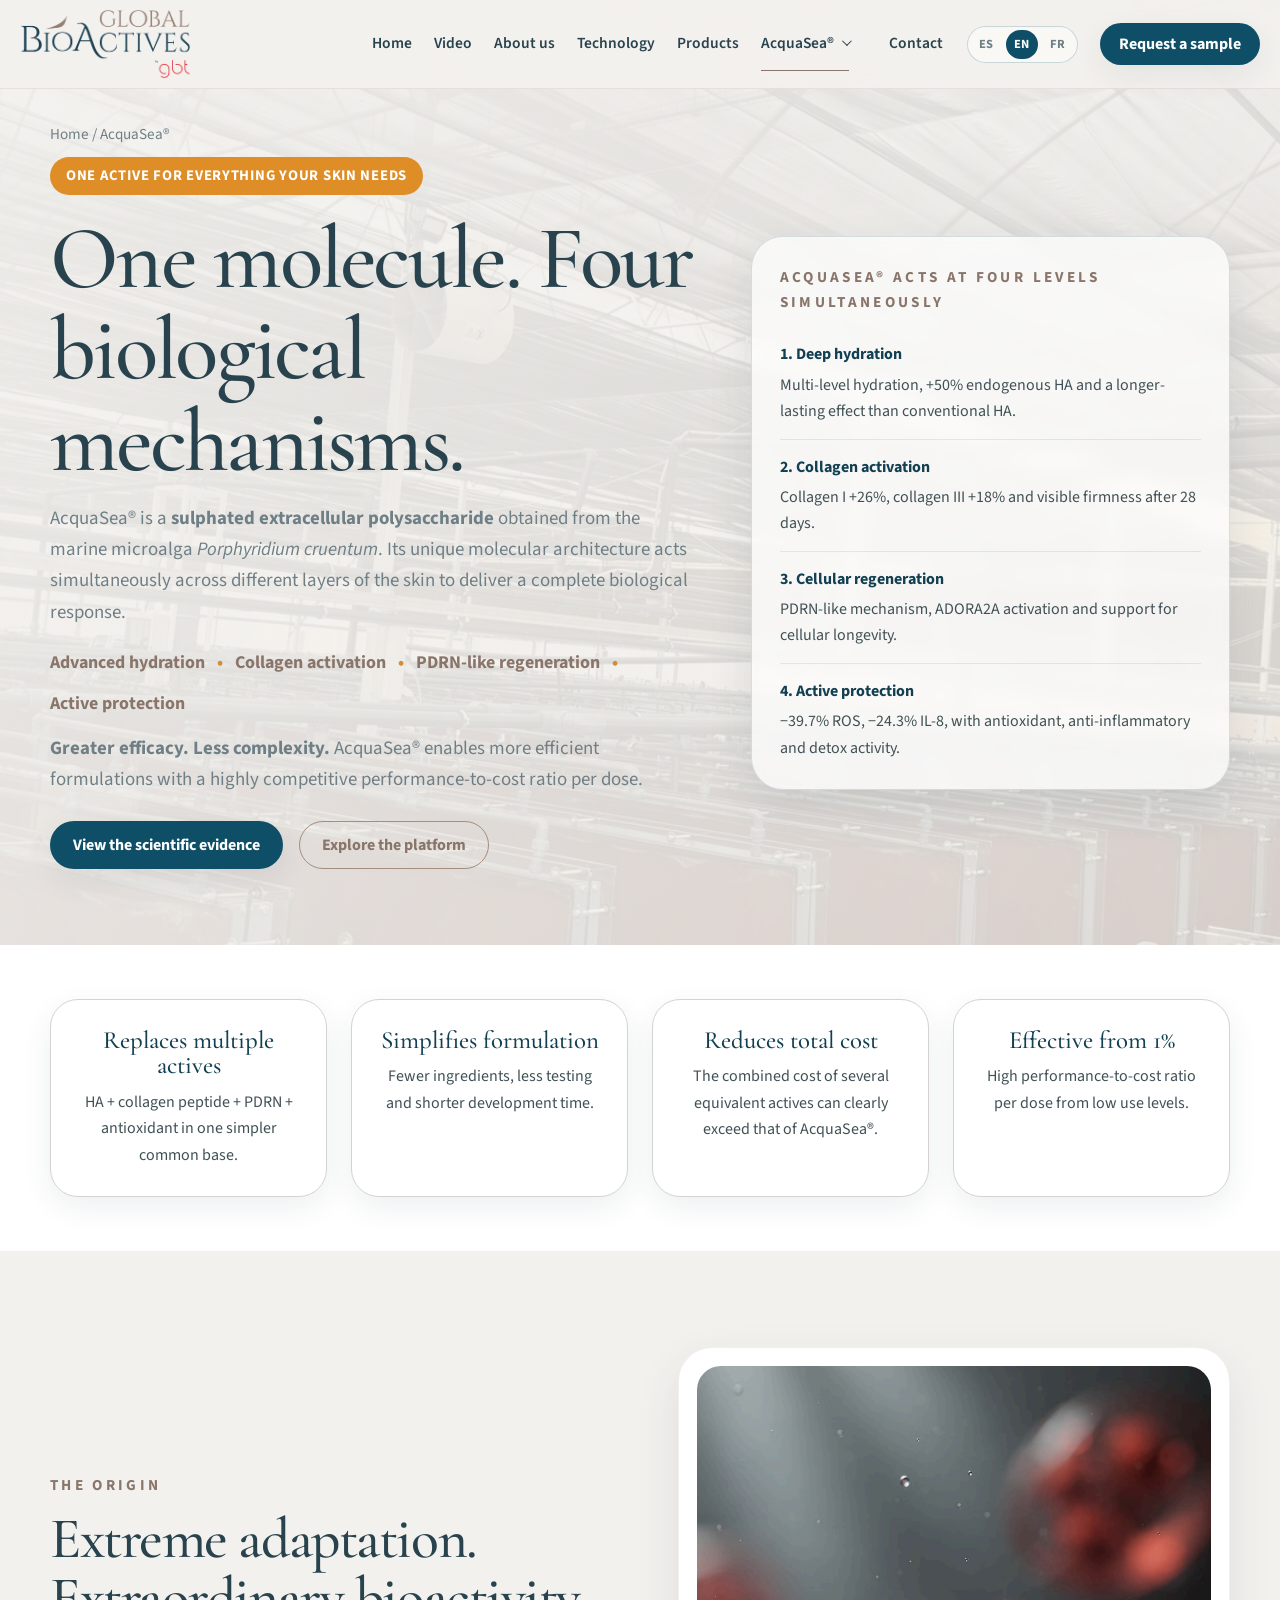
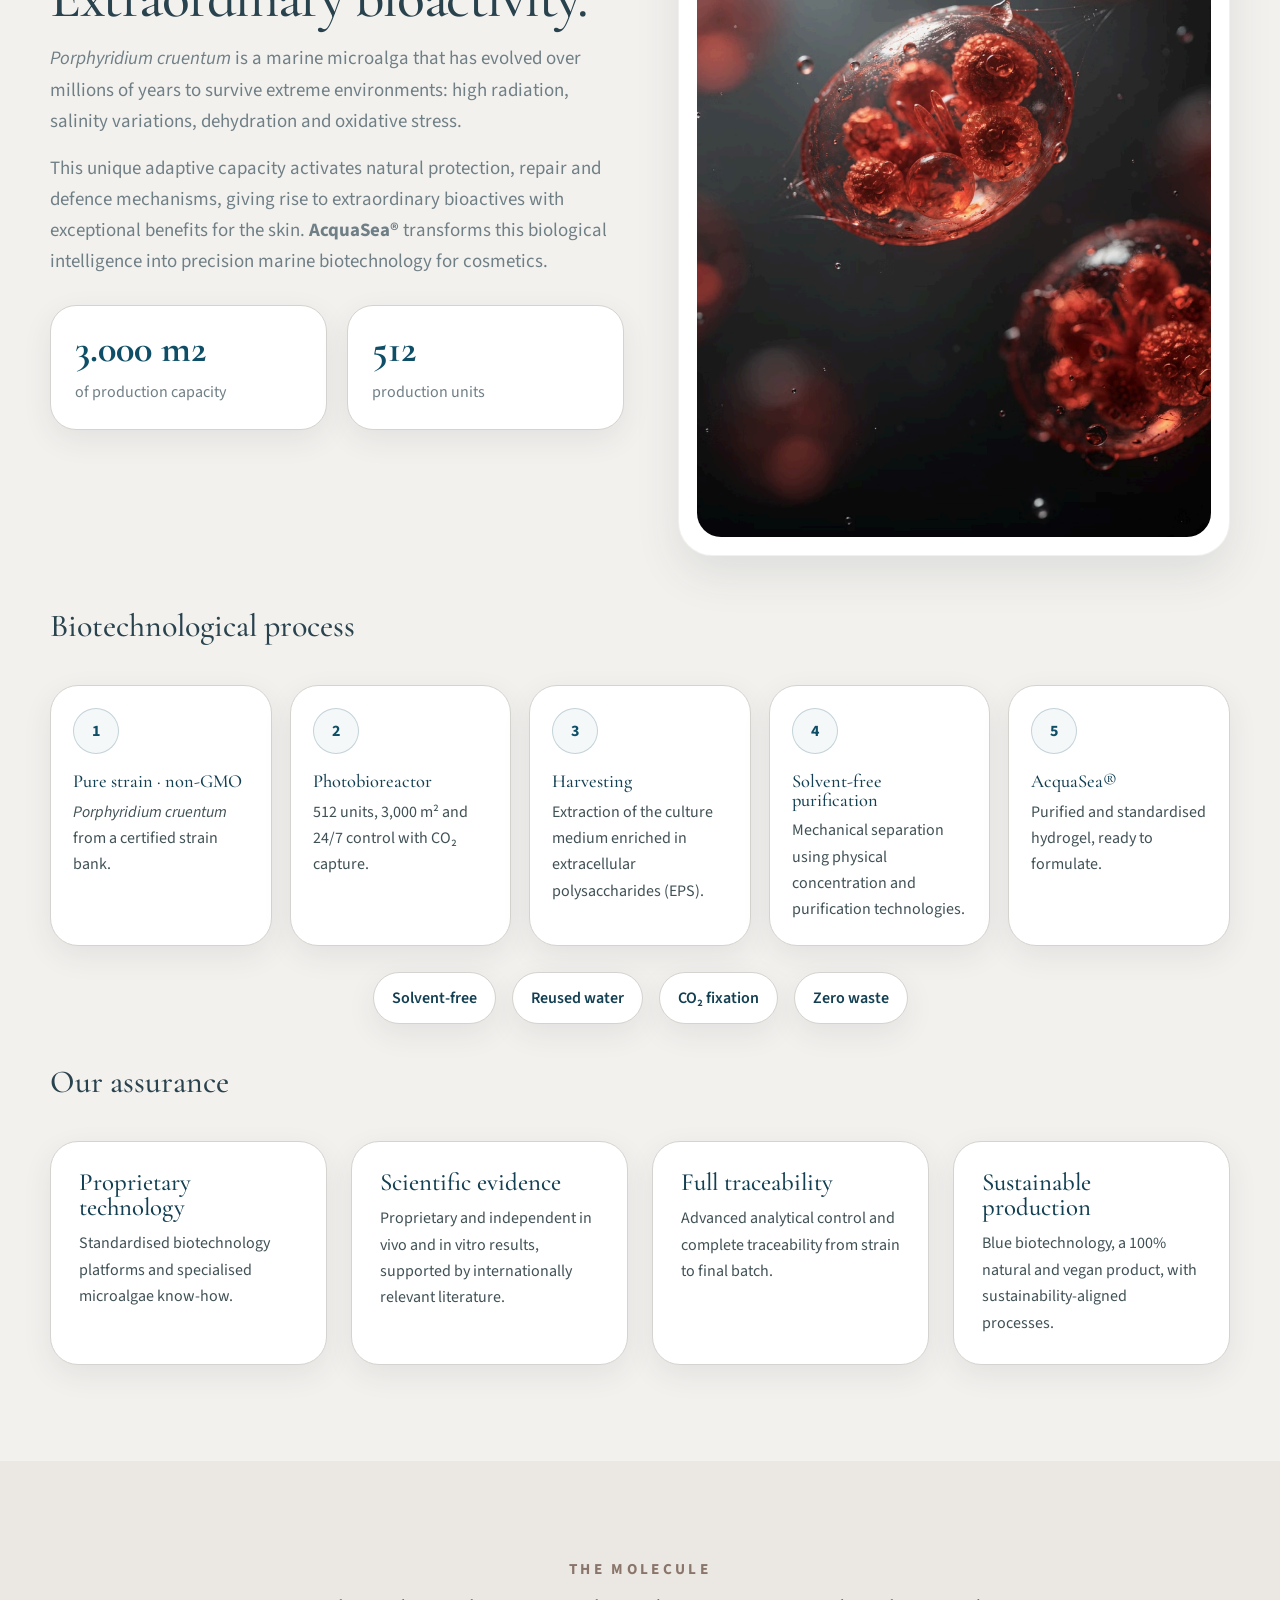
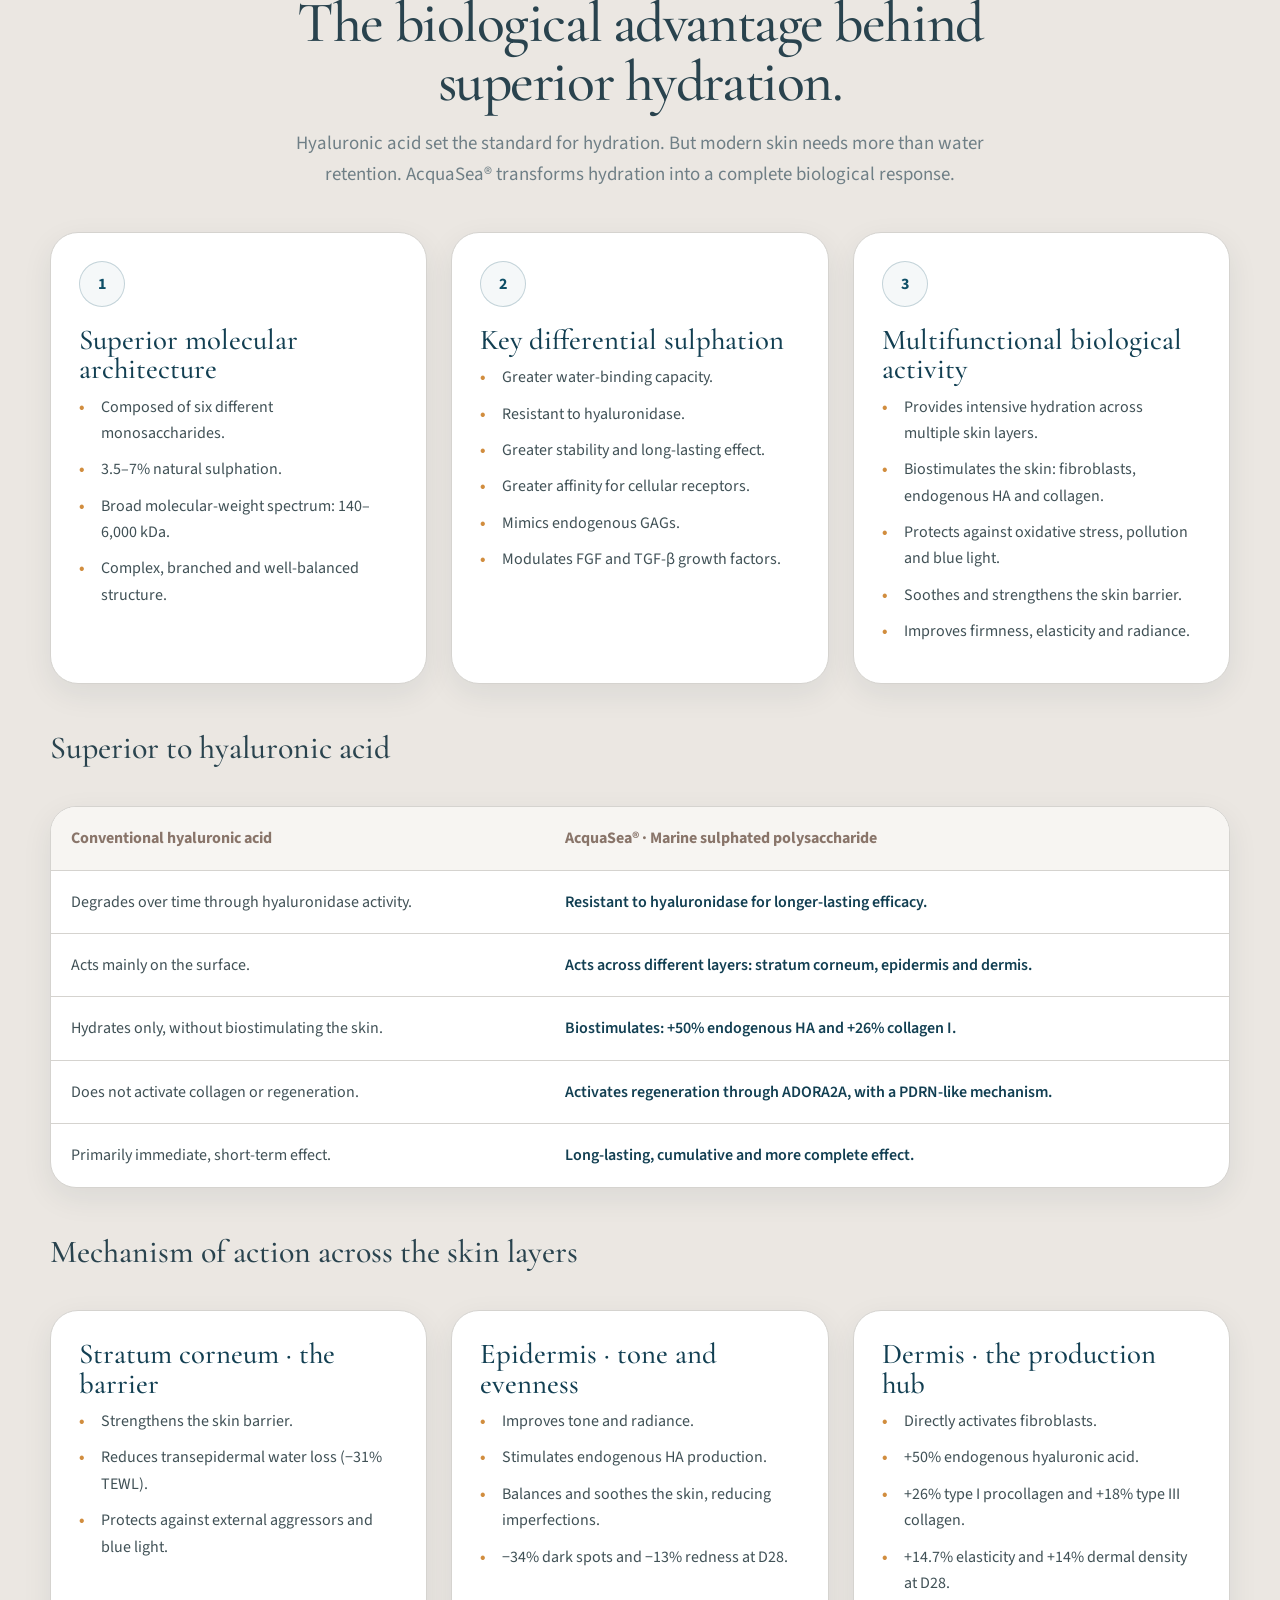
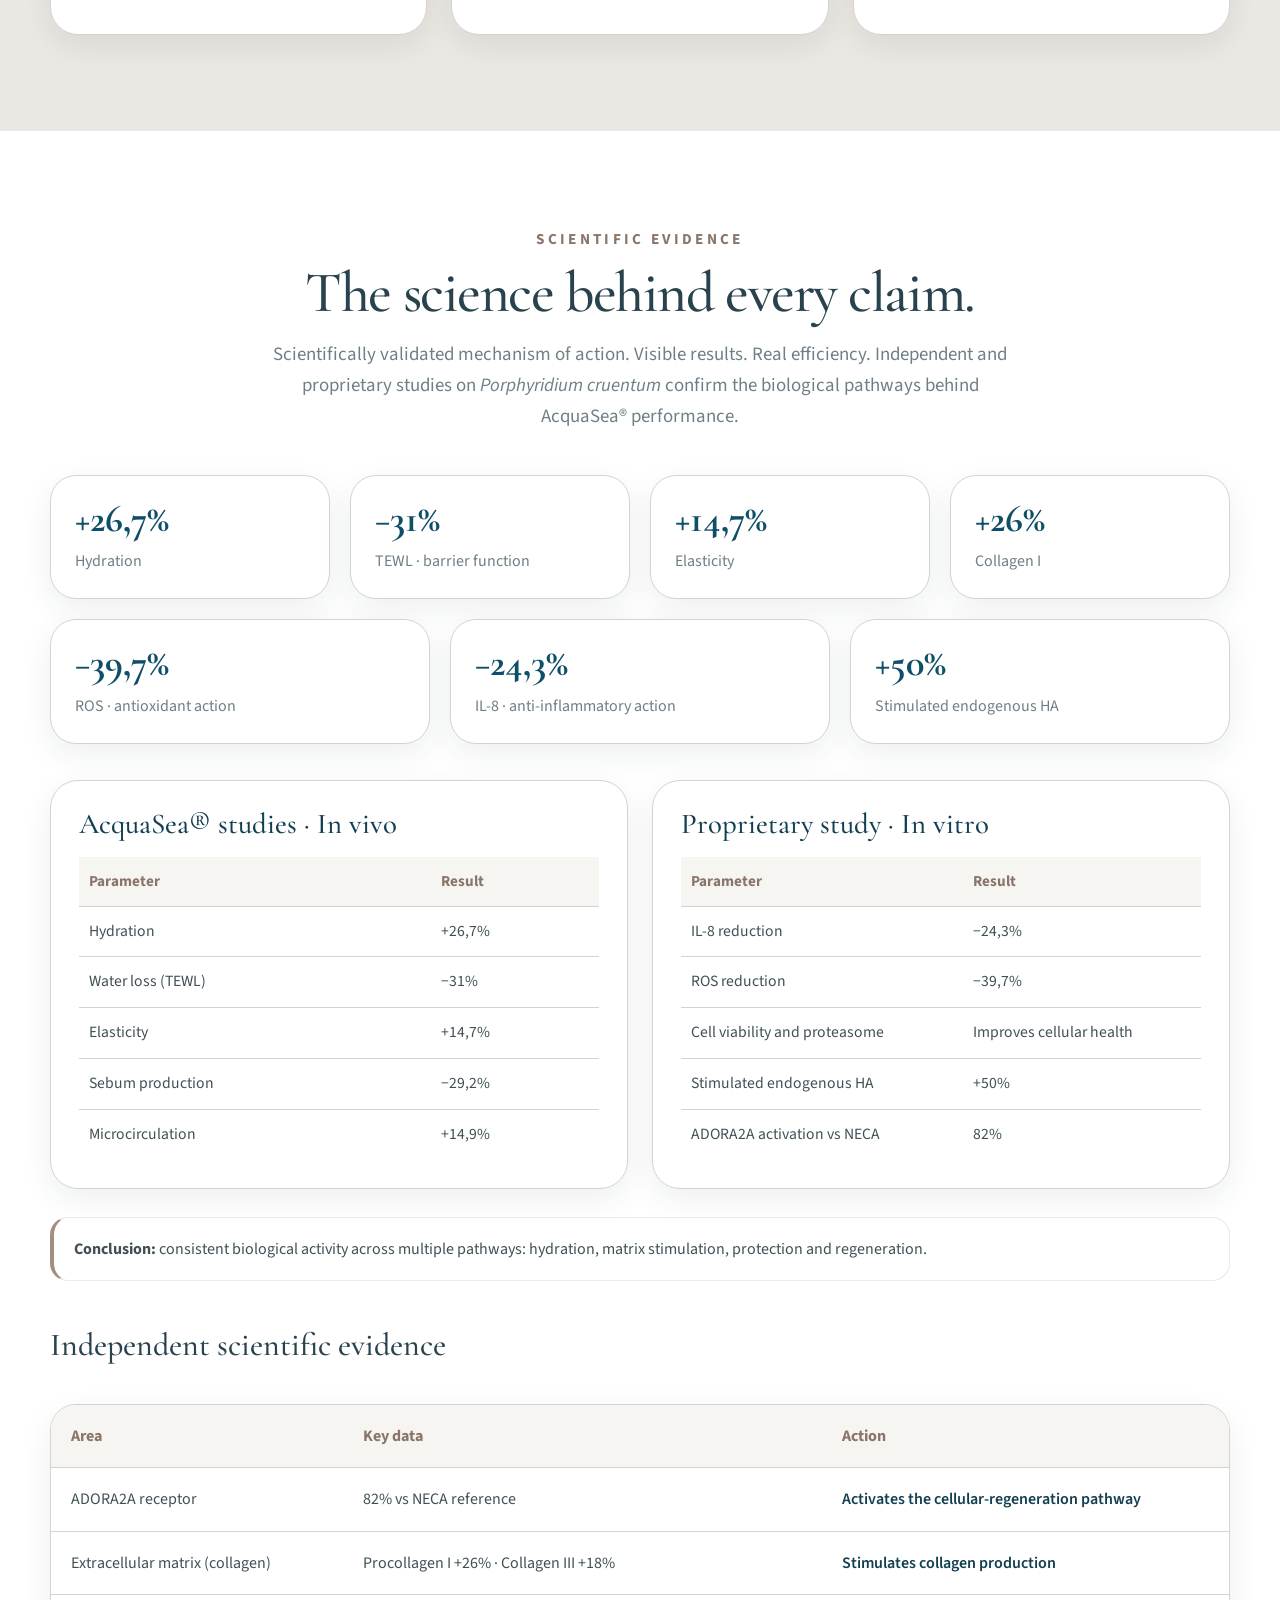
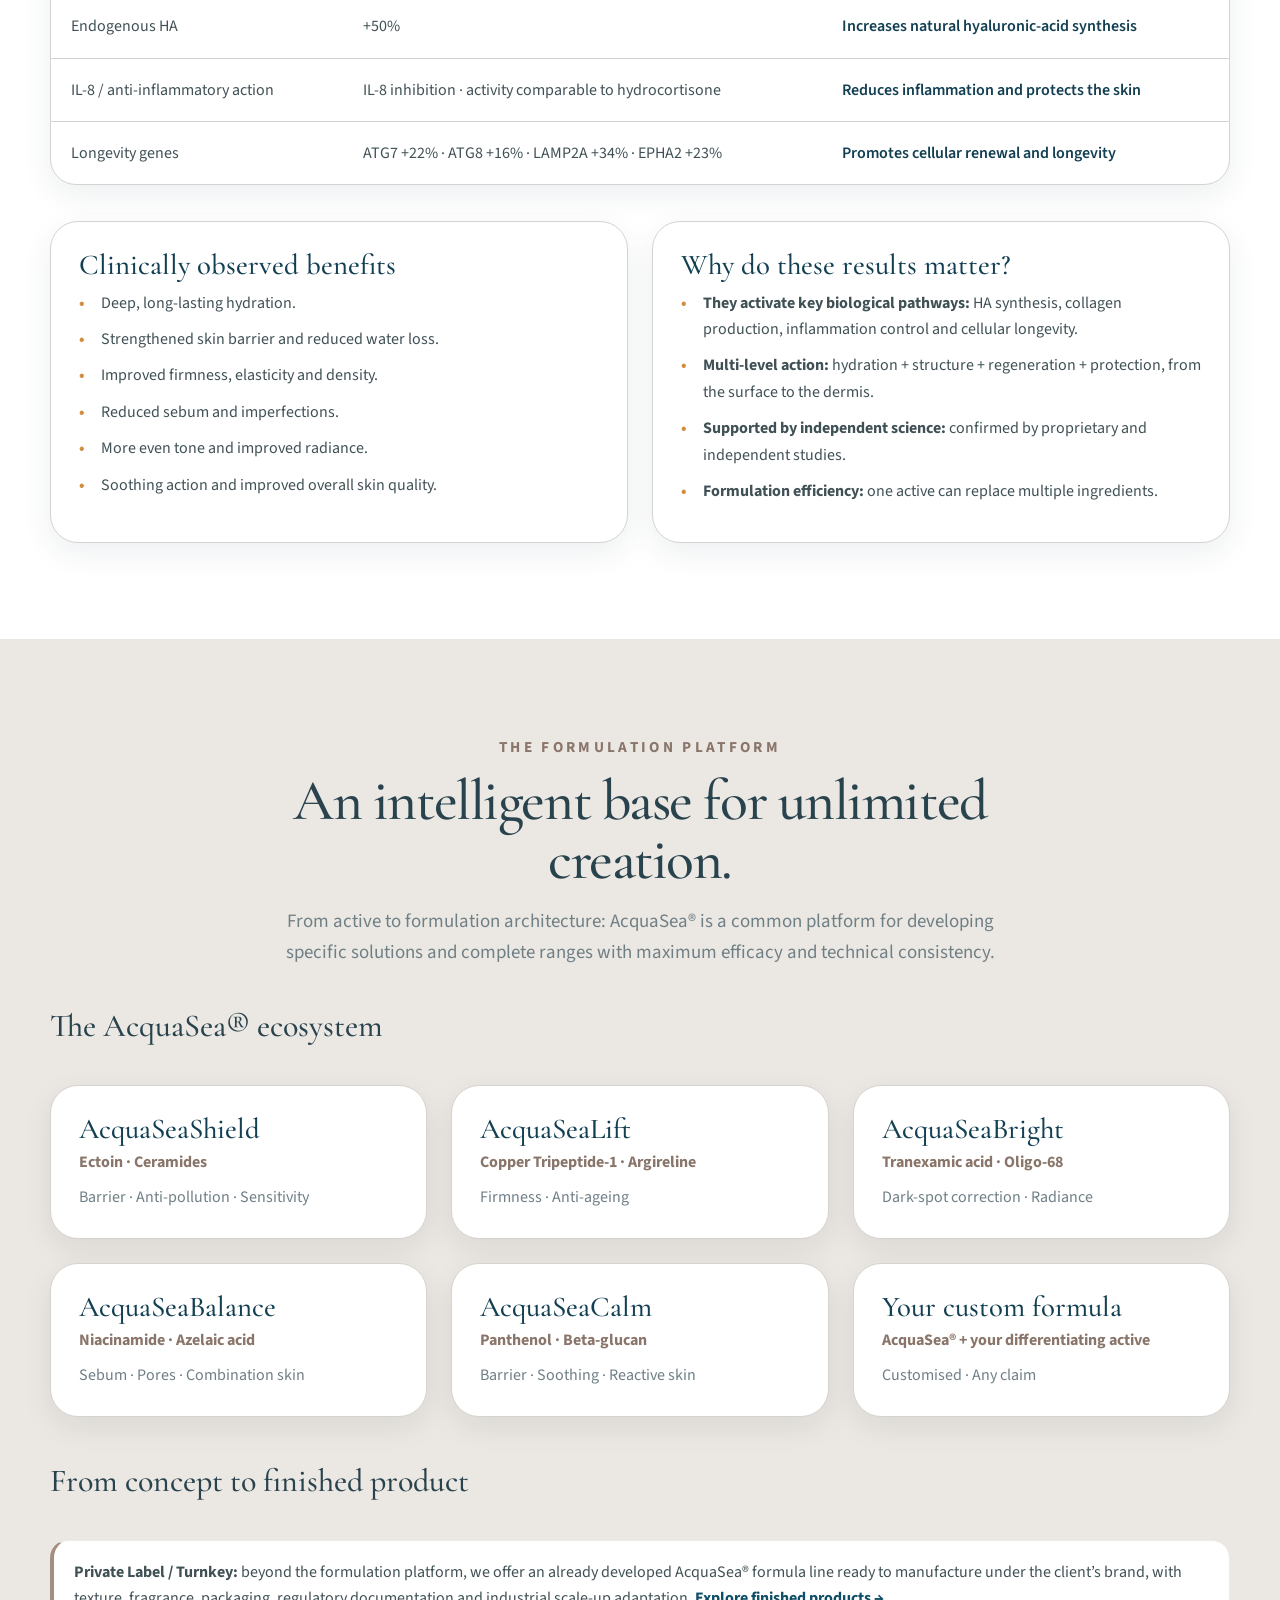
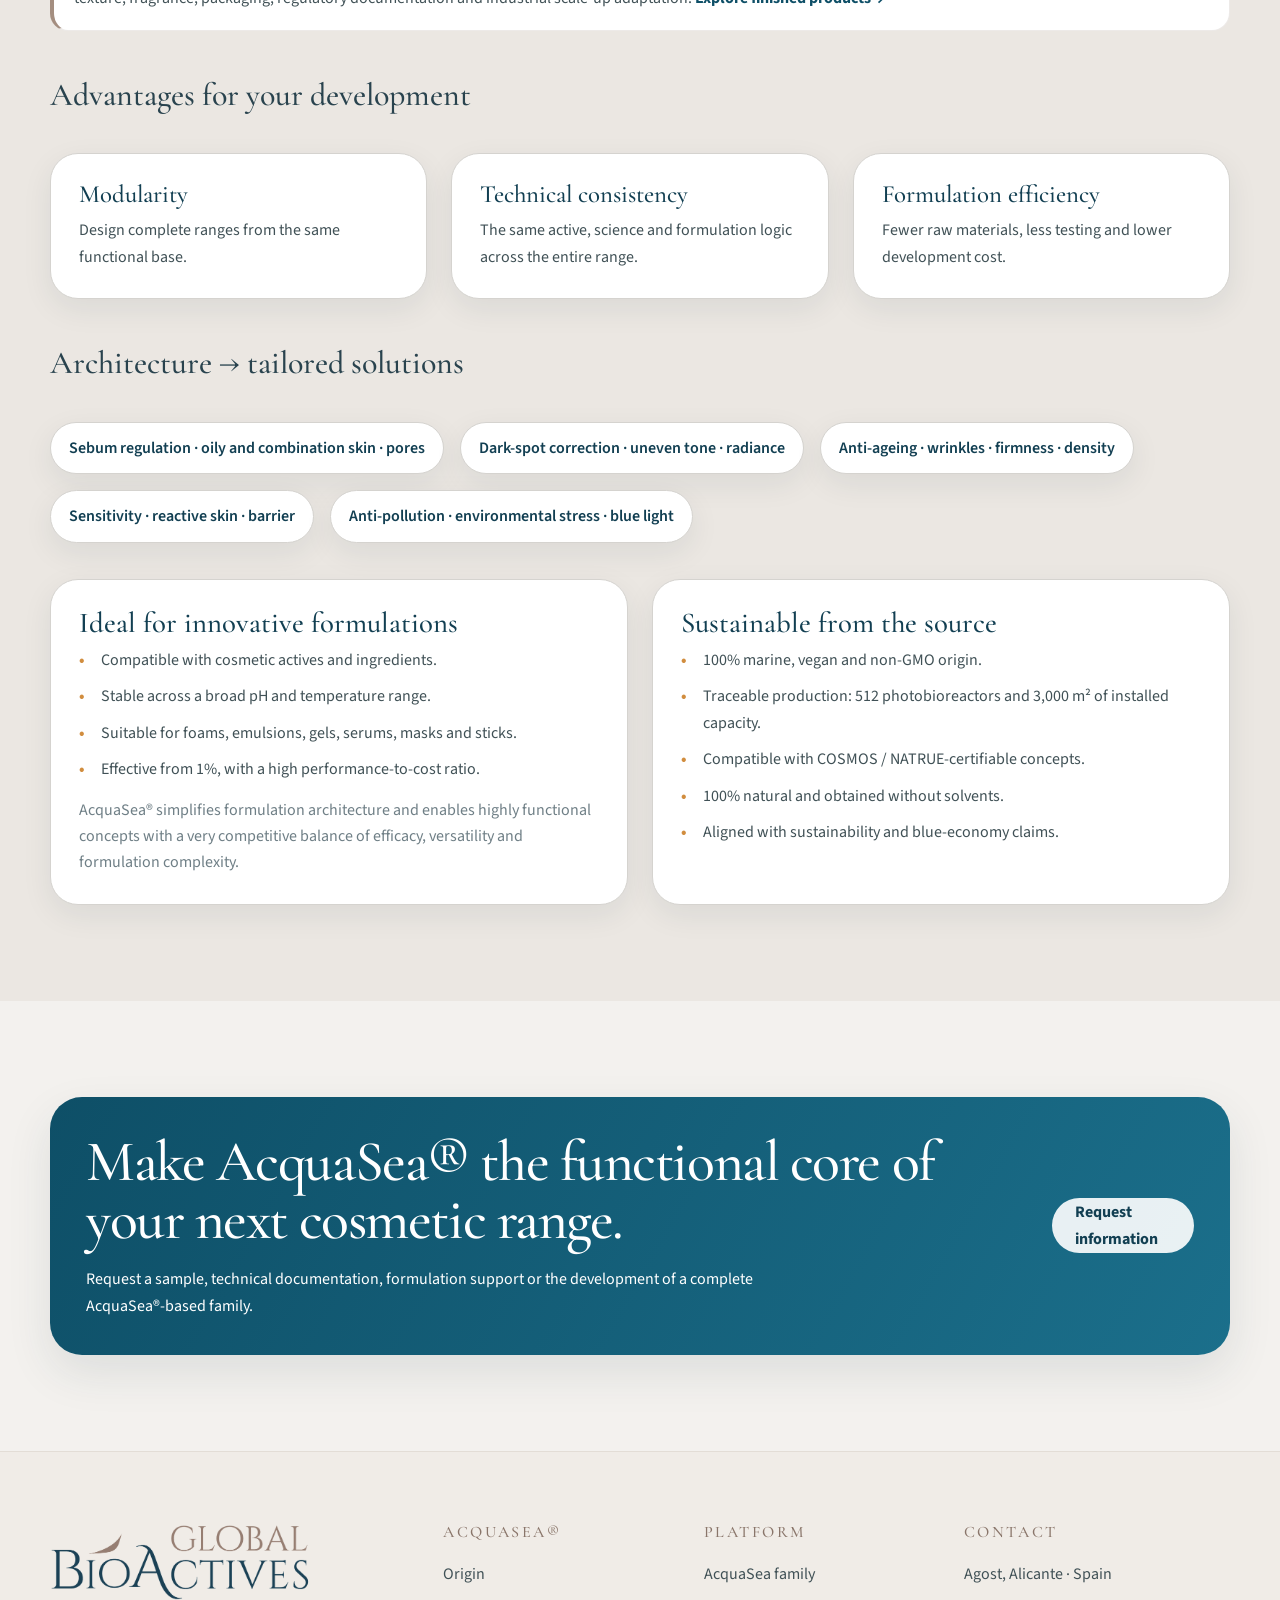
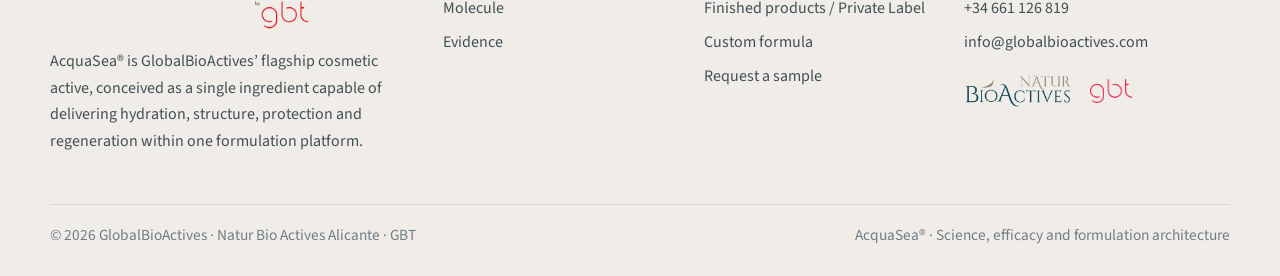
<file: en/cosmetica.html>
<!DOCTYPE html>

<html lang="en">
<head>
<meta charset="utf-8"/>
<meta content="width=device-width,initial-scale=1" name="viewport"/>
<title>AcquaSea® | Next-generation marine cosmetic active</title>
<meta content="AcquaSea® es un polisacárido extracelular sulfatado obtenido de Porphyridium cruentum. Un solo activo, cuatro mecanismos biológicos y una plataforma formulativa para cosmética avanzada." name="description"/>
<link href="https://fonts.googleapis.com" rel="preconnect"/>
<link crossorigin="" href="https://fonts.gstatic.com" rel="preconnect"/>
<link href="https://fonts.googleapis.com/css2?family=Cormorant+Garamond:wght@400;500;600;700&amp;family=Source+Sans+3:wght@300;400;600;700&amp;display=swap" rel="stylesheet"/>
<link href="../styles.css" rel="stylesheet"/>
<link href="../cosmetica.html" hreflang="es" rel="alternate"/><link href="../en/cosmetica.html" hreflang="en" rel="alternate"/><link href="../fr/cosmetica.html" hreflang="fr" rel="alternate"/></head>
<body>
<header class="site-header">
<div class="nav-wrap">
<a aria-label="GlobalBioActives" class="logo" href="index.html">
<img alt="Logo GlobalBioActives" src="../assets/logo-globalbioactives.png"/>
</a>
<button aria-label="Abrir menú" class="menu-toggle"><span></span><span></span><span></span></button>
<nav class="main-nav">
<a class="nav-top-link" href="index.html">Home</a>
<a class="nav-top-link" href="index.html#video-planta">Video</a>
<a class="nav-top-link" href="index.html#quienes-somos">About us</a>
<a class="nav-top-link" href="index.html#tecnologia">Technology</a>
<a class="nav-top-link" href="index.html#aplicaciones">Products</a>
<div class="nav-dropdown active">
<button aria-expanded="false" aria-haspopup="true" class="nav-dropdown-toggle" type="button"><span>AcquaSea®</span><span aria-hidden="true" class="nav-chevron"></span></button>
<div aria-label="Explore AcquaSea®" class="nav-dropdown-menu" role="menu">
<a class="nav-sub-feature active" href="cosmetica.html" role="menuitem"><span>AcquaSea® active</span><small>Marine cosmetic active</small></a>
<div class="nav-sub-grid">
<a class="active" href="cosmetica.html#origen" role="menuitem">Origin</a>
<a class="active" href="cosmetica.html#molecula" role="menuitem">Molecule</a>
<a class="active" href="cosmetica.html#evidencia" role="menuitem">Scientific evidence</a>
<a class="active" href="cosmetica.html#plataforma" role="menuitem">Formulation platform</a>
</div>
<div class="nav-sub-divider"></div>
<a class="nav-sub-feature nav-sub-finished" href="finished-products.html" role="menuitem"><span>Finished products</span><small>Private Label / Turnkey</small></a>
</div>
</div>
<a class="nav-top-link" href="contacto.html">Contact</a>
<div aria-label="Selector de idioma" class="language-switcher"><a href="../cosmetica.html">ES</a><a class="active-lang" href="cosmetica.html">EN</a><a href="../fr/cosmetica.html">FR</a></div>
<a class="btn btn-primary nav-cta" href="contacto.html">Request a sample</a>
</nav>
</div>
</header>
<main>
<section class="page-hero acqua-hero">
<div class="hero-inner">
<div class="breadcrumb">Home / AcquaSea®</div>
<div class="hero-grid">
<div>
<div class="tag-chip">One active for everything your skin needs</div>
<h1>One molecule. Four biological mechanisms.</h1>
<p class="lead">AcquaSea® is a <strong>sulphated extracellular polysaccharide</strong> obtained from the marine microalga <em>Porphyridium cruentum</em>. Its unique molecular architecture acts simultaneously across different layers of the skin to deliver a complete biological response.</p>
<div class="benefit-inline">Advanced hydration <span>•</span> Collagen activation <span>•</span> PDRN-like regeneration <span>•</span> Active protection</div>
<p class="lead"><strong>Greater efficacy. Less complexity.</strong> AcquaSea® enables more efficient formulations with a highly competitive performance-to-cost ratio per dose.</p>
<div class="hero-actions">
<a class="btn btn-primary" href="#evidencia">View the scientific evidence</a>
<a class="btn btn-outline-dark" href="#plataforma">Explore the platform</a>
</div>
</div>
<aside class="hero-panel">
<div class="eyebrow">AcquaSea® acts at four levels simultaneously</div>
<div class="mini-feature"><strong>1. Deep hydration</strong><span>Multi-level hydration, +50% endogenous HA and a longer-lasting effect than conventional HA.</span></div>
<div class="mini-feature"><strong>2. Collagen activation</strong><span>Collagen I +26%, collagen III +18% and visible firmness after 28 days.</span></div>
<div class="mini-feature"><strong>3. Cellular regeneration</strong><span>PDRN-like mechanism, ADORA2A activation and support for cellular longevity.</span></div>
<div class="mini-feature"><strong>4. Active protection</strong><span>−39.7% ROS, −24.3% IL-8, with antioxidant, anti-inflammatory and detox activity.</span></div>
</aside>
</div>
</div>
</section>
<section class="section-sm bg-white">
<div class="container">
<div class="grid grid-4">
<article class="card mini-card text-center"><h3>Replaces multiple actives</h3><p>HA + collagen peptide + PDRN + antioxidant in one simpler common base.</p></article>
<article class="card mini-card text-center"><h3>Simplifies formulation</h3><p>Fewer ingredients, less testing and shorter development time.</p></article>
<article class="card mini-card text-center"><h3>Reduces total cost</h3><p>The combined cost of several equivalent actives can clearly exceed that of AcquaSea®.</p></article>
<article class="card mini-card text-center"><h3>Effective from 1%</h3><p>High performance-to-cost ratio per dose from low use levels.</p></article>
</div>
</div>
</section>
<section class="section" id="origen">
<div class="container">
<div class="split">
<div>
<div class="eyebrow">The origin</div>
<h2>Extreme adaptation. Extraordinary bioactivity.</h2>
<p class="lead"><em>Porphyridium cruentum</em> is a marine microalga that has evolved over millions of years to survive extreme environments: high radiation, salinity variations, dehydration and oxidative stress.</p>
<p class="lead">This unique adaptive capacity activates natural protection, repair and defence mechanisms, giving rise to extraordinary bioactives with exceptional benefits for the skin. <strong>AcquaSea®</strong> transforms this biological intelligence into precision marine biotechnology for cosmetics.</p>
<div class="metric-grid two-col-gap">
<div class="metric light"><strong>3.000 m2</strong><span>of production capacity</span></div>
<div class="metric light"><strong>512</strong><span>production units</span></div>
</div>
</div>
<div class="image-frame">
<img alt="Visual conceptual de Porphyridium cruentum y su bioactividad" src="../img/red-cell.png"/>
</div>
</div>
<div class="section-head" style="margin-top:54px;">
<h3>Biotechnological process</h3>
</div>
<div class="grid grid-5 process-grid">
<article class="card process-card"><div class="number">1</div><h4>Pure strain · non-GMO</h4><p><em>Porphyridium cruentum</em> from a certified strain bank.</p></article>
<article class="card process-card"><div class="number">2</div><h4>Photobioreactor</h4><p>512 units, 3,000 m² and 24/7 control with CO₂ capture.</p></article>
<article class="card process-card"><div class="number">3</div><h4>Harvesting</h4><p>Extraction of the culture medium enriched in extracellular polysaccharides (EPS).</p></article>
<article class="card process-card"><div class="number">4</div><h4>Solvent-free purification</h4><p>Mechanical separation using physical concentration and purification technologies.</p></article>
<article class="card process-card"><div class="number">5</div><h4>AcquaSea®</h4><p>Purified and standardised hydrogel, ready to formulate.</p></article>
</div>
<div class="icon-row">
<div class="icon-pill">Solvent-free</div>
<div class="icon-pill">Reused water</div>
<div class="icon-pill">CO₂ fixation</div>
<div class="icon-pill">Zero waste</div>
</div>
<div class="section-head" style="margin-top:42px;">
<h3>Our assurance</h3>
</div>
<div class="grid grid-4">
<article class="card mini-card"><h3>Proprietary technology</h3><p>Standardised biotechnology platforms and specialised microalgae know-how.</p></article>
<article class="card mini-card"><h3>Scientific evidence</h3><p>Proprietary and independent in vivo and in vitro results, supported by internationally relevant literature.</p></article>
<article class="card mini-card"><h3>Full traceability</h3><p>Advanced analytical control and complete traceability from strain to final batch.</p></article>
<article class="card mini-card"><h3>Sustainable production</h3><p>Blue biotechnology, a 100% natural and vegan product, with sustainability-aligned processes.</p></article>
</div>
</div>
</section>
<section class="section bg-paper-2" id="molecula">
<div class="container">
<div class="section-head center">
<div class="eyebrow">The molecule</div>
<h2>The biological advantage behind superior hydration.</h2>
<p class="lead">Hyaluronic acid set the standard for hydration. But modern skin needs more than water retention. AcquaSea® transforms hydration into a complete biological response.</p>
</div>
<div class="grid grid-3">
<article class="card">
<div class="number">1</div>
<h3>Superior molecular architecture</h3>
<ul class="detail-list">
<li>Composed of six different monosaccharides.</li>
<li>3.5–7% natural sulphation.</li>
<li>Broad molecular-weight spectrum: 140–6,000 kDa.</li>
<li>Complex, branched and well-balanced structure.</li>
</ul>
</article>
<article class="card">
<div class="number">2</div>
<h3>Key differential sulphation</h3>
<ul class="detail-list">
<li>Greater water-binding capacity.</li>
<li>Resistant to hyaluronidase.</li>
<li>Greater stability and long-lasting effect.</li>
<li>Greater affinity for cellular receptors.</li>
<li>Mimics endogenous GAGs.</li>
<li>Modulates FGF and TGF-β growth factors.</li>
</ul>
</article>
<article class="card">
<div class="number">3</div>
<h3>Multifunctional biological activity</h3>
<ul class="detail-list">
<li>Provides intensive hydration across multiple skin layers.</li>
<li>Biostimulates the skin: fibroblasts, endogenous HA and collagen.</li>
<li>Protects against oxidative stress, pollution and blue light.</li>
<li>Soothes and strengthens the skin barrier.</li>
<li>Improves firmness, elasticity and radiance.</li>
</ul>
</article>
</div>
<div class="section-head" style="margin-top:48px;">
<h3>Superior to hyaluronic acid</h3>
</div>
<table class="compare">
<thead>
<tr>
<th>Conventional hyaluronic acid</th>
<th>AcquaSea® · Marine sulphated polysaccharide</th>
</tr>
</thead>
<tbody>
<tr><td>Degrades over time through hyaluronidase activity.</td><td>Resistant to hyaluronidase for longer-lasting efficacy.</td></tr>
<tr><td>Acts mainly on the surface.</td><td>Acts across different layers: stratum corneum, epidermis and dermis.</td></tr>
<tr><td>Hydrates only, without biostimulating the skin.</td><td>Biostimulates: +50% endogenous HA and +26% collagen I.</td></tr>
<tr><td>Does not activate collagen or regeneration.</td><td>Activates regeneration through ADORA2A, with a PDRN-like mechanism.</td></tr>
<tr><td>Primarily immediate, short-term effect.</td><td>Long-lasting, cumulative and more complete effect.</td></tr>
</tbody>
</table>
<div class="section-head" style="margin-top:48px;">
<h3>Mechanism of action across the skin layers</h3>
</div>
<div class="grid grid-3">
<article class="card">
<h3>Stratum corneum · the barrier</h3>
<ul class="detail-list">
<li>Strengthens the skin barrier.</li>
<li>Reduces transepidermal water loss (−31% TEWL).</li>
<li>Protects against external aggressors and blue light.</li>
</ul>
</article>
<article class="card">
<h3>Epidermis · tone and evenness</h3>
<ul class="detail-list">
<li>Improves tone and radiance.</li>
<li>Stimulates endogenous HA production.</li>
<li>Balances and soothes the skin, reducing imperfections.</li>
<li>−34% dark spots and −13% redness at D28.</li>
</ul>
</article>
<article class="card">
<h3>Dermis · the production hub</h3>
<ul class="detail-list">
<li>Directly activates fibroblasts.</li>
<li>+50% endogenous hyaluronic acid.</li>
<li>+26% type I procollagen and +18% type III collagen.</li>
<li>+14.7% elasticity and +14% dermal density at D28.</li>
</ul>
</article>
</div>
</div>
</section>
<section class="section bg-white" id="evidencia">
<div class="container">
<div class="section-head center">
<div class="eyebrow">Scientific evidence</div>
<h2>The science behind every claim.</h2>
<p class="lead">Scientifically validated mechanism of action. Visible results. Real efficiency. Independent and proprietary studies on <em>Porphyridium cruentum</em> confirm the biological pathways behind AcquaSea® performance.</p>
</div>
<div class="metric-grid">
<div class="metric light"><strong>+26,7%</strong><span>Hydration</span></div>
<div class="metric light"><strong>−31%</strong><span>TEWL · barrier function</span></div>
<div class="metric light"><strong>+14,7%</strong><span>Elasticity</span></div>
<div class="metric light"><strong>+26%</strong><span>Collagen I</span></div>
</div>
<div class="metric-grid" style="margin-top:20px;grid-template-columns:repeat(3,1fr);">
<div class="metric light"><strong>−39,7%</strong><span>ROS · antioxidant action</span></div>
<div class="metric light"><strong>−24,3%</strong><span>IL-8 · anti-inflammatory action</span></div>
<div class="metric light"><strong>+50%</strong><span>Stimulated endogenous HA</span></div>
</div>
<div class="grid grid-2" style="margin-top:36px;">
<article class="card table-card">
<h3>AcquaSea® studies · In vivo</h3>
<table class="compact-table">
<tr><th>Parameter</th><th>Result</th></tr>
<tr><td>Hydration</td><td>+26,7%</td></tr>
<tr><td>Water loss (TEWL)</td><td>−31%</td></tr>
<tr><td>Elasticity</td><td>+14,7%</td></tr>
<tr><td>Sebum production</td><td>−29,2%</td></tr>
<tr><td>Microcirculation</td><td>+14,9%</td></tr>
</table>
</article>
<article class="card table-card">
<h3>Proprietary study · In vitro</h3>
<table class="compact-table">
<tr><th>Parameter</th><th>Result</th></tr>
<tr><td>IL-8 reduction</td><td>−24,3%</td></tr>
<tr><td>ROS reduction</td><td>−39,7%</td></tr>
<tr><td>Cell viability and proteasome</td><td>Improves cellular health</td></tr>
<tr><td>Stimulated endogenous HA</td><td>+50%</td></tr>
<tr><td>ADORA2A activation vs NECA</td><td>82%</td></tr>
</table>
</article>
</div>
<div class="callout" style="margin-top:28px;"><strong>Conclusion:</strong> consistent biological activity across multiple pathways: hydration, matrix stimulation, protection and regeneration.</div>
<div class="section-head" style="margin-top:48px;">
<h3>Independent scientific evidence</h3>
</div>
<table class="compare">
<thead>
<tr>
<th>Area</th>
<th>Key data</th>
<th>Action</th>
</tr>
</thead>
<tbody>
<tr><td>ADORA2A receptor</td><td>82% vs NECA reference</td><td>Activates the cellular-regeneration pathway</td></tr>
<tr><td>Extracellular matrix (collagen)</td><td>Procollagen I +26% · Collagen III +18%</td><td>Stimulates collagen production</td></tr>
<tr><td>Endogenous HA</td><td>+50%</td><td>Increases natural hyaluronic-acid synthesis</td></tr>
<tr><td>IL-8 / anti-inflammatory action</td><td>IL-8 inhibition · activity comparable to hydrocortisone</td><td>Reduces inflammation and protects the skin</td></tr>
<tr><td>Longevity genes</td><td>ATG7 +22% · ATG8 +16% · LAMP2A +34% · EPHA2 +23%</td><td>Promotes cellular renewal and longevity</td></tr>
</tbody>
</table>
<div class="grid grid-2" style="margin-top:36px;">
<article class="card">
<h3>Clinically observed benefits</h3>
<ul class="detail-list">
<li>Deep, long-lasting hydration.</li>
<li>Strengthened skin barrier and reduced water loss.</li>
<li>Improved firmness, elasticity and density.</li>
<li>Reduced sebum and imperfections.</li>
<li>More even tone and improved radiance.</li>
<li>Soothing action and improved overall skin quality.</li>
</ul>
</article>
<article class="card">
<h3>Why do these results matter?</h3>
<ul class="detail-list">
<li><strong>They activate key biological pathways:</strong> HA synthesis, collagen production, inflammation control and cellular longevity.</li>
<li><strong>Multi-level action:</strong> hydration + structure + regeneration + protection, from the surface to the dermis.</li>
<li><strong>Supported by independent science:</strong> confirmed by proprietary and independent studies.</li>
<li><strong>Formulation efficiency:</strong> one active can replace multiple ingredients.</li>
</ul>
</article>
</div>
</div>
</section>
<section class="section bg-paper-2" id="plataforma">
<div class="container">
<div class="section-head center">
<div class="eyebrow">The formulation platform</div>
<h2>An intelligent base for unlimited creation.</h2>
<p class="lead">From active to formulation architecture: AcquaSea® is a common platform for developing specific solutions and complete ranges with maximum efficacy and technical consistency.</p>
</div>
<div class="section-head"><h3>The AcquaSea® ecosystem</h3></div>
<div class="grid grid-3">
<article class="card family-card"><h3>AcquaSeaShield</h3><p>Ectoin · Ceramides</p><span>Barrier · Anti-pollution · Sensitivity</span></article>
<article class="card family-card"><h3>AcquaSeaLift</h3><p>Copper Tripeptide‑1 · Argireline</p><span>Firmness · Anti-ageing</span></article>
<article class="card family-card"><h3>AcquaSeaBright</h3><p>Tranexamic acid · Oligo-68</p><span>Dark-spot correction · Radiance</span></article>
<article class="card family-card"><h3>AcquaSeaBalance</h3><p>Niacinamide · Azelaic acid</p><span>Sebum · Pores · Combination skin</span></article>
<article class="card family-card"><h3>AcquaSeaCalm</h3><p>Panthenol · Beta-glucan</p><span>Barrier · Soothing · Reactive skin</span></article>
<article class="card family-card"><h3>Your custom formula</h3><p>AcquaSea® + your differentiating active</p><span>Customised · Any claim</span></article>
</div>
<div class="section-head" style="margin-top:48px;"><h3>From concept to finished product</h3></div><div class="callout"><strong>Private Label / Turnkey:</strong> beyond the formulation platform, we offer an already developed AcquaSea® formula line ready to manufacture under the client’s brand, with texture, fragrance, packaging, regulatory documentation and industrial scale-up adaptation. <a href="finished-products.html" style="color:var(--teal);font-weight:700;">Explore finished products →</a></div>
<div class="section-head" style="margin-top:48px;"><h3>Advantages for your development</h3></div>
<div class="grid grid-3">
<article class="card mini-card"><h3>Modularity</h3><p>Design complete ranges from the same functional base.</p></article>
<article class="card mini-card"><h3>Technical consistency</h3><p>The same active, science and formulation logic across the entire range.</p></article>
<article class="card mini-card"><h3>Formulation efficiency</h3><p>Fewer raw materials, less testing and lower development cost.</p></article>
</div>
<div class="section-head" style="margin-top:48px;"><h3>Architecture → tailored solutions</h3></div>
<div class="icon-row wrap-left">
<div class="icon-pill">Sebum regulation · oily and combination skin · pores</div>
<div class="icon-pill">Dark-spot correction · uneven tone · radiance</div>
<div class="icon-pill">Anti-ageing · wrinkles · firmness · density</div>
<div class="icon-pill">Sensitivity · reactive skin · barrier</div>
<div class="icon-pill">Anti-pollution · environmental stress · blue light</div>
</div>
<div class="grid grid-2" style="margin-top:36px;">
<article class="card">
<h3>Ideal for innovative formulations</h3>
<ul class="detail-list">
<li>Compatible with cosmetic actives and ingredients.</li>
<li>Stable across a broad pH and temperature range.</li>
<li>Suitable for foams, emulsions, gels, serums, masks and sticks.</li>
<li>Effective from 1%, with a high performance-to-cost ratio.</li>
</ul>
<p style="margin-top:14px;color:var(--muted);">AcquaSea® simplifies formulation architecture and enables highly functional concepts with a very competitive balance of efficacy, versatility and formulation complexity.</p>
</article>
<article class="card">
<h3>Sustainable from the source</h3>
<ul class="detail-list">
<li>100% marine, vegan and non-GMO origin.</li>
<li>Traceable production: 512 photobioreactors and 3,000 m² of installed capacity.</li>
<li>Compatible with COSMOS / NATRUE-certifiable concepts.</li>
<li>100% natural and obtained without solvents.</li>
<li>Aligned with sustainability and blue-economy claims.</li>
</ul>
</article>
</div>
</div>
</section>
<section class="section">
<div class="container">
<div class="cta">
<div>
<h2>Make AcquaSea® the functional core of your next cosmetic range.</h2>
<p>Request a sample, technical documentation, formulation support or the development of a complete AcquaSea®-based family.</p>
</div>
<a class="btn btn-light" href="contacto.html">Request information</a>
</div>
</div>
</section>
</main>
<footer class="site-footer">
<div class="container">
<div class="footer-grid">
<div>
<div class="footer-logo"><img alt="GlobalBioActives by gbt" src="../assets/logo-globalbioactives.png"/></div>
<p>AcquaSea® is GlobalBioActives’ flagship cosmetic active, conceived as a single ingredient capable of delivering hydration, structure, protection and regeneration within one formulation platform.</p>
</div>
<div>
<h4>AcquaSea®</h4>
<a href="#origen">Origin</a>
<a href="#molecula">Molecule</a>
<a href="#evidencia">Evidence</a>
</div>
<div>
<h4>Platform</h4>
<a href="#plataforma">AcquaSea family</a>
<a href="finished-products.html">Finished products / Private Label</a>
<a href="contacto.html">Custom formula</a>
<a href="contacto.html">Request a sample</a>
</div>
<div class="footer-contact">
<h4>Contact</h4>
<a class="footer-line" href="#">Agost, Alicante · Spain</a>
<a class="footer-line" href="tel:+34661126819">+34 661 126 819</a>
<a class="footer-line" href="mailto:info@globalbioactives.com">info@globalbioactives.com</a>
<div class="footer-partners footer-partners-right">
<img alt="Natur BioActives" src="../assets/logo-naturbioactives.png"/>
<img alt="GBT" class="logo-gbt" src="../assets/logo-gbt.png"/>
</div>
</div>
</div>
<div class="footer-bottom">
<span>© 2026 GlobalBioActives · Natur Bio Actives Alicante · GBT</span>
<span>AcquaSea® · Science, efficacy and formulation architecture</span>
</div>
</div>
</footer>
<script src="../script.js"></script>
</body>
</html>
</file>
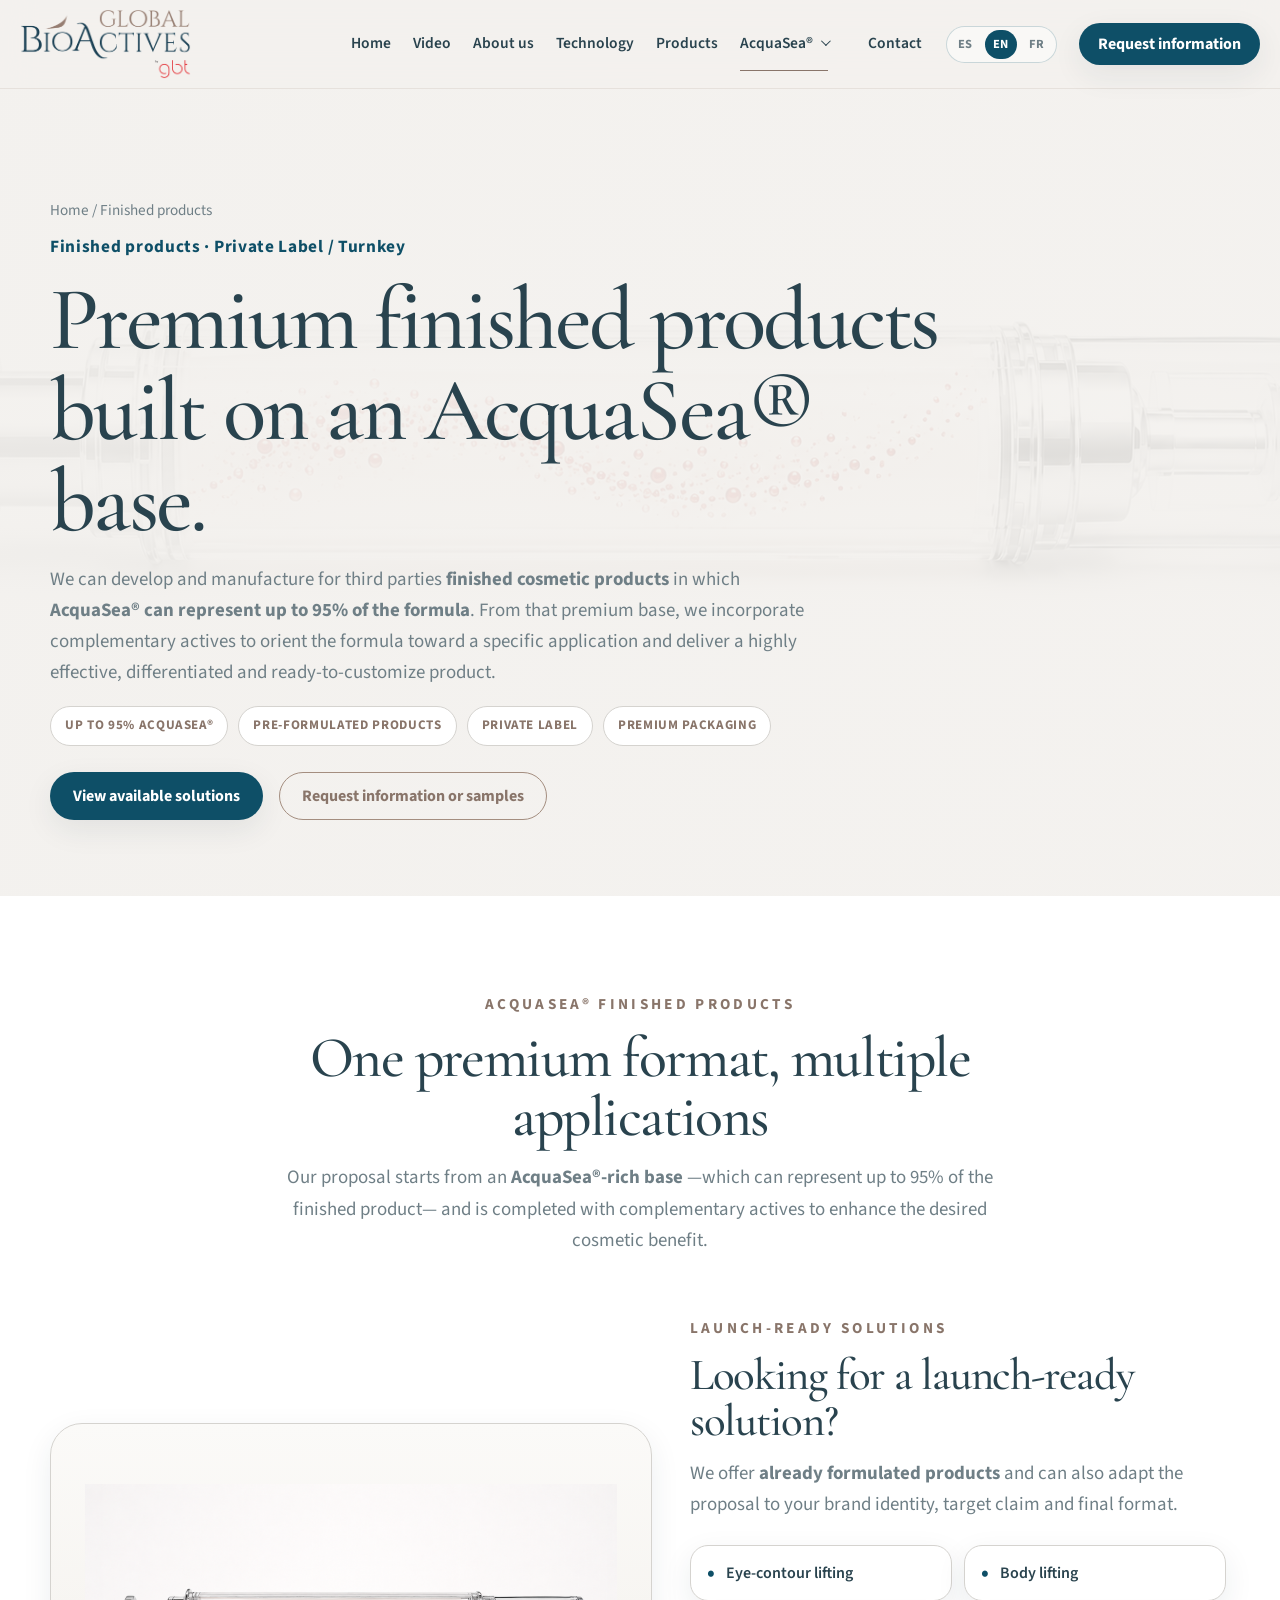
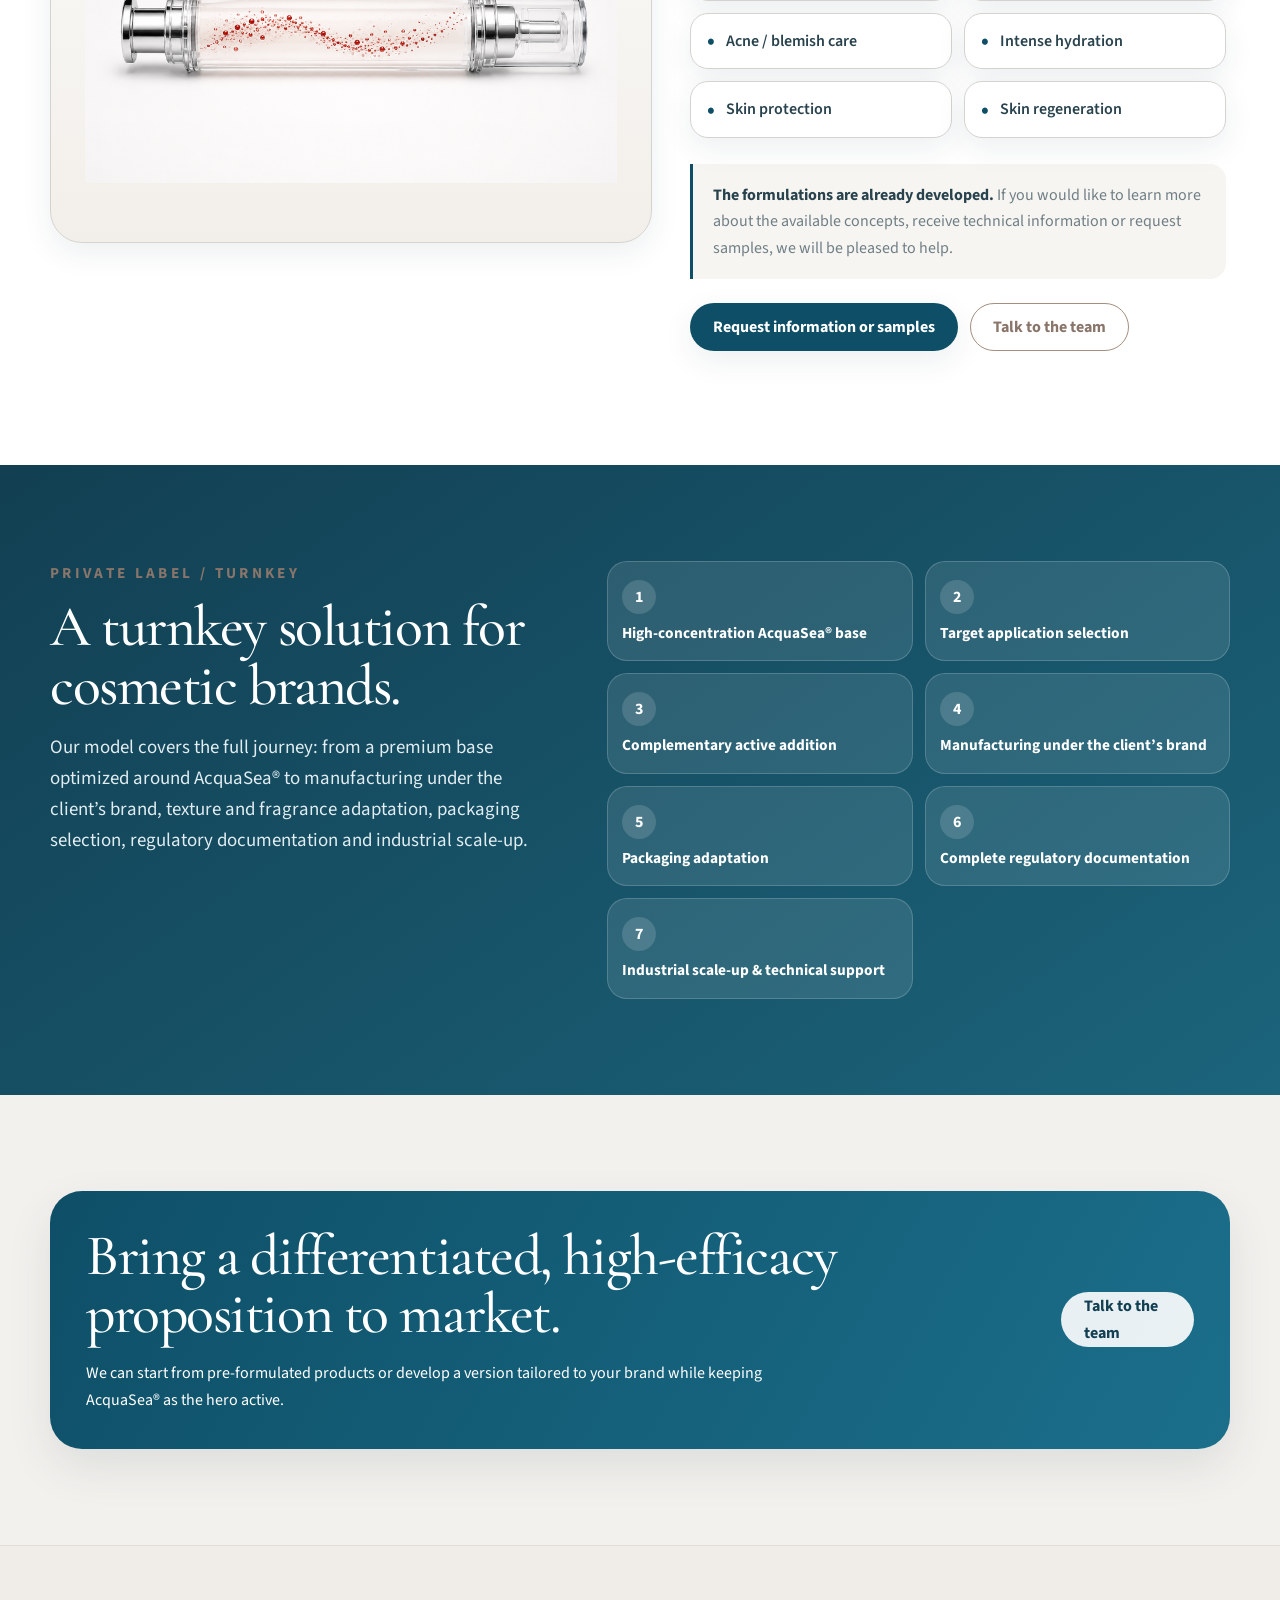
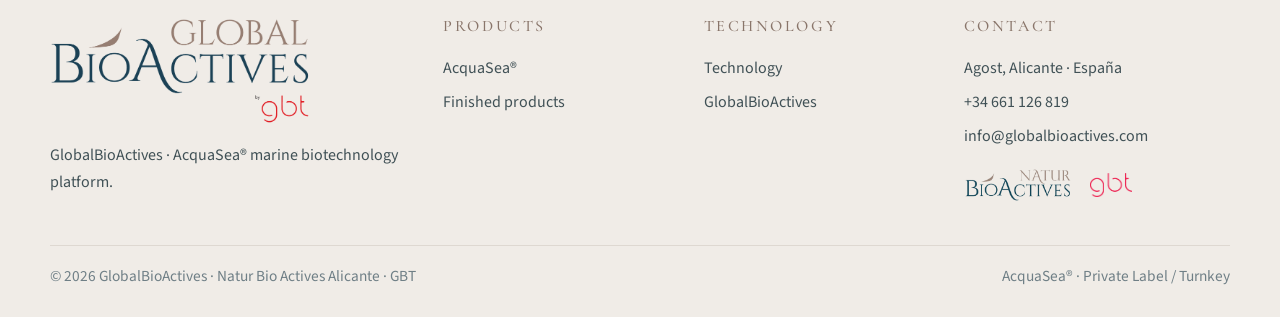
<file: en/finished-products.html>
<!DOCTYPE html>
<html lang="en">
<head>
  <meta charset="utf-8"/>
  <meta content="width=device-width,initial-scale=1" name="viewport"/>
  <title>Premium finished products & private-label manufacturing | GlobalBioActives</title>
  <meta content="Premium third-party cosmetic solutions based on AcquaSea®: finished products formulated on a base of up to 95% AcquaSea®, customization, packaging and industrial scale-up." name="description"/>
  <link href="https://fonts.googleapis.com" rel="preconnect"/>
  <link crossorigin="" href="https://fonts.gstatic.com" rel="preconnect"/>
  <link href="https://fonts.googleapis.com/css2?family=Cormorant+Garamond:wght@400;500;600;700&family=Source+Sans+3:wght@300;400;600;700&display=swap" rel="stylesheet"/>
  <link href="../styles.css" rel="stylesheet"/>
  <link href="../productos-terminados.html" hreflang="es" rel="alternate"/>
  <link href="finished-products.html" hreflang="en" rel="alternate"/>
  <link href="../fr/produits-finis.html" hreflang="fr" rel="alternate"/>
</head>
<body>
<header class="site-header">
  <div class="nav-wrap">
    <a aria-label="GlobalBioActives" class="logo" href="index.html"><img alt="GlobalBioActives by GBT" src="../assets/logo-globalbioactives.png"/></a>
    <button aria-label="Open menu" class="menu-toggle"><span></span><span></span><span></span></button>
    <nav class="main-nav">
      <a class="nav-top-link" href="index.html">Home</a>
      <a class="nav-top-link" href="index.html#video-planta">Video</a>
      <a class="nav-top-link" href="index.html#quienes-somos">About us</a>
      <a class="nav-top-link" href="index.html#tecnologia">Technology</a>
      <a class="nav-top-link" href="index.html#aplicaciones">Products</a>
      <div class="nav-dropdown active">
        <button aria-expanded="false" aria-haspopup="true" class="nav-dropdown-toggle" type="button"><span>AcquaSea®</span><span aria-hidden="true" class="nav-chevron"></span></button>
        <div aria-label="Explore AcquaSea®" class="nav-dropdown-menu" role="menu">
          <a class="nav-sub-feature" href="cosmetica.html" role="menuitem"><span>AcquaSea® active</span><small>Marine cosmetic active</small></a>
          <div class="nav-sub-grid">
            <a href="cosmetica.html#origen" role="menuitem">Origin</a>
            <a href="cosmetica.html#molecula" role="menuitem">Molecule</a>
            <a href="cosmetica.html#evidencia" role="menuitem">Scientific evidence</a>
            <a href="cosmetica.html#plataforma" role="menuitem">Formulation platform</a>
          </div>
          <div class="nav-sub-divider"></div>
          <a class="nav-sub-feature nav-sub-finished active" href="finished-products.html" role="menuitem"><span>Finished products</span><small>Private Label / Turnkey</small></a>
        </div>
      </div>
      <a class="nav-top-link" href="contacto.html">Contact</a>
      <div aria-label="Language selector" class="language-switcher"><a href="../productos-terminados.html">ES</a><a class="active-lang" href="finished-products.html">EN</a><a href="../fr/produits-finis.html">FR</a></div>
      <a class="btn btn-primary nav-cta" href="contacto.html">Request information</a>
    </nav>
  </div>
</header>
<main>
  <section class="page-hero finished-hero finished-hero-generic">
    <div class="hero-inner">
      <div class="breadcrumb">Home / Finished products</div>
      <div class="finished-page-lead">
        <div class="hero-kicker">Finished products · Private Label / Turnkey</div>
        <h1>Premium finished products built on an AcquaSea® base.</h1>
        <p class="lead">We can develop and manufacture for third parties <strong>finished cosmetic products</strong> in which <strong>AcquaSea® can represent up to 95% of the formula</strong>. From that premium base, we incorporate complementary actives to orient the formula toward a specific application and deliver a highly effective, differentiated and ready-to-customize product.</p>
        <div class="product-specs hero-specs">
          <span>Up to 95% AcquaSea®</span>
          <span>Pre-formulated products</span>
          <span>Private label</span>
          <span>Premium packaging</span>
        </div>
        <div class="hero-actions">
          <a class="btn btn-primary" href="#portfolio">View available solutions</a>
          <a class="btn btn-outline-dark" href="contacto.html">Request information or samples</a>
        </div>
      </div>
    </div>
  </section>

  <section class="section bg-white" id="portfolio">
    <div class="container">
      <div class="section-head center">
        <div class="eyebrow">AcquaSea® Finished Products</div>
        <h2>One premium format, multiple applications</h2>
        <p class="lead">Our proposal starts from an <strong>AcquaSea®-rich base</strong> —which can represent up to 95% of the finished product— and is completed with complementary actives to enhance the desired cosmetic benefit.</p>
      </div>

      <div class="v25-launch-wrap">
        <div class="v25-syringe-showcase">
          <img alt="Premium unbranded syringe-style cosmetic applicator formulated on an AcquaSea base" src="../assets/finished-products/generic-acquasea-syringe-v24.png"/>
        </div>
        <div class="v25-launch-copy">
          <div class="eyebrow">Launch-ready solutions</div>
          <h2>Looking for a launch-ready solution?</h2>
          <p class="lead">We offer <strong>already formulated products</strong> and can also adapt the proposal to your brand identity, target claim and final format.</p>
          <div class="v25-app-grid">
            <div class="v25-app-chip">Eye-contour lifting</div>
            <div class="v25-app-chip">Body lifting</div>
            <div class="v25-app-chip">Acne / blemish care</div>
            <div class="v25-app-chip">Intense hydration</div>
            <div class="v25-app-chip">Skin protection</div>
            <div class="v25-app-chip">Skin regeneration</div>
          </div>
          <p class="v25-availability-note"><strong>The formulations are already developed.</strong> If you would like to learn more about the available concepts, receive technical information or request samples, we will be pleased to help.</p>
          <div class="v25-two-cta">
            <a class="btn btn-primary" href="contacto.html">Request information or samples</a>
            <a class="btn btn-outline-dark" href="contacto.html">Talk to the team</a>
          </div>
        </div>
      </div>
    </div>
  </section>

  <section class="section manufacturing-band">
    <div class="container">
      <div class="manufacturing-grid">
        <div>
          <div class="eyebrow">Private Label / Turnkey</div>
          <h2>A turnkey solution for cosmetic brands.</h2>
          <p class="lead">Our model covers the full journey: from a premium base optimized around AcquaSea® to manufacturing under the client’s brand, texture and fragrance adaptation, packaging selection, regulatory documentation and industrial scale-up.</p>
        </div>
        <div class="turnkey-process">
          <div class="turnkey-step"><span>1</span><strong>High-concentration AcquaSea® base</strong></div>
          <div class="turnkey-step"><span>2</span><strong>Target application selection</strong></div>
          <div class="turnkey-step"><span>3</span><strong>Complementary active addition</strong></div>
          <div class="turnkey-step"><span>4</span><strong>Manufacturing under the client’s brand</strong></div>
          <div class="turnkey-step"><span>5</span><strong>Packaging adaptation</strong></div>
          <div class="turnkey-step"><span>6</span><strong>Complete regulatory documentation</strong></div>
          <div class="turnkey-step"><span>7</span><strong>Industrial scale-up & technical support</strong></div>
        </div>
      </div>
    </div>
  </section>

  <section class="section">
    <div class="container">
      <div class="cta">
        <div>
          <h2>Bring a differentiated, high-efficacy proposition to market.</h2>
          <p>We can start from pre-formulated products or develop a version tailored to your brand while keeping AcquaSea® as the hero active.</p>
        </div>
        <a class="btn btn-light" href="contacto.html">Talk to the team</a>
      </div>
    </div>
  </section>
</main>
<footer class="site-footer">
  <div class="container">
    <div class="footer-grid">
      <div>
        <div class="footer-logo"><img alt="GlobalBioActives by gbt" src="../assets/logo-globalbioactives.png"/></div>
        <p>GlobalBioActives · AcquaSea® marine biotechnology platform.</p>
      </div>
      <div>
        <h4>Products</h4>
        <a href="cosmetica.html">AcquaSea®</a>
        <a href="finished-products.html">Finished products</a>
      </div>
      <div>
        <h4>Technology</h4>
        <a href="index.html#tecnologia">Technology</a>
        <a href="index.html#quienes-somos">GlobalBioActives</a>
      </div>
      <div class="footer-contact">
        <h4>Contact</h4>
        <a class="footer-line" href="#">Agost, Alicante · España</a>
        <a class="footer-line" href="tel:+34661126819">+34 661 126 819</a>
        <a class="footer-line" href="mailto:info@globalbioactives.com">info@globalbioactives.com</a>
        <div class="footer-partners footer-partners-right"><img alt="Natur BioActives" src="../assets/logo-naturbioactives.png"/><img alt="GBT" class="logo-gbt" src="../assets/logo-gbt.png"/></div>
      </div>
    </div>
    <div class="footer-bottom"><span>© 2026 GlobalBioActives · Natur Bio Actives Alicante · GBT</span><span>AcquaSea® · Private Label / Turnkey</span></div>
  </div>
</footer>
<script src="../script.js"></script>
</body>
</html>
</file>
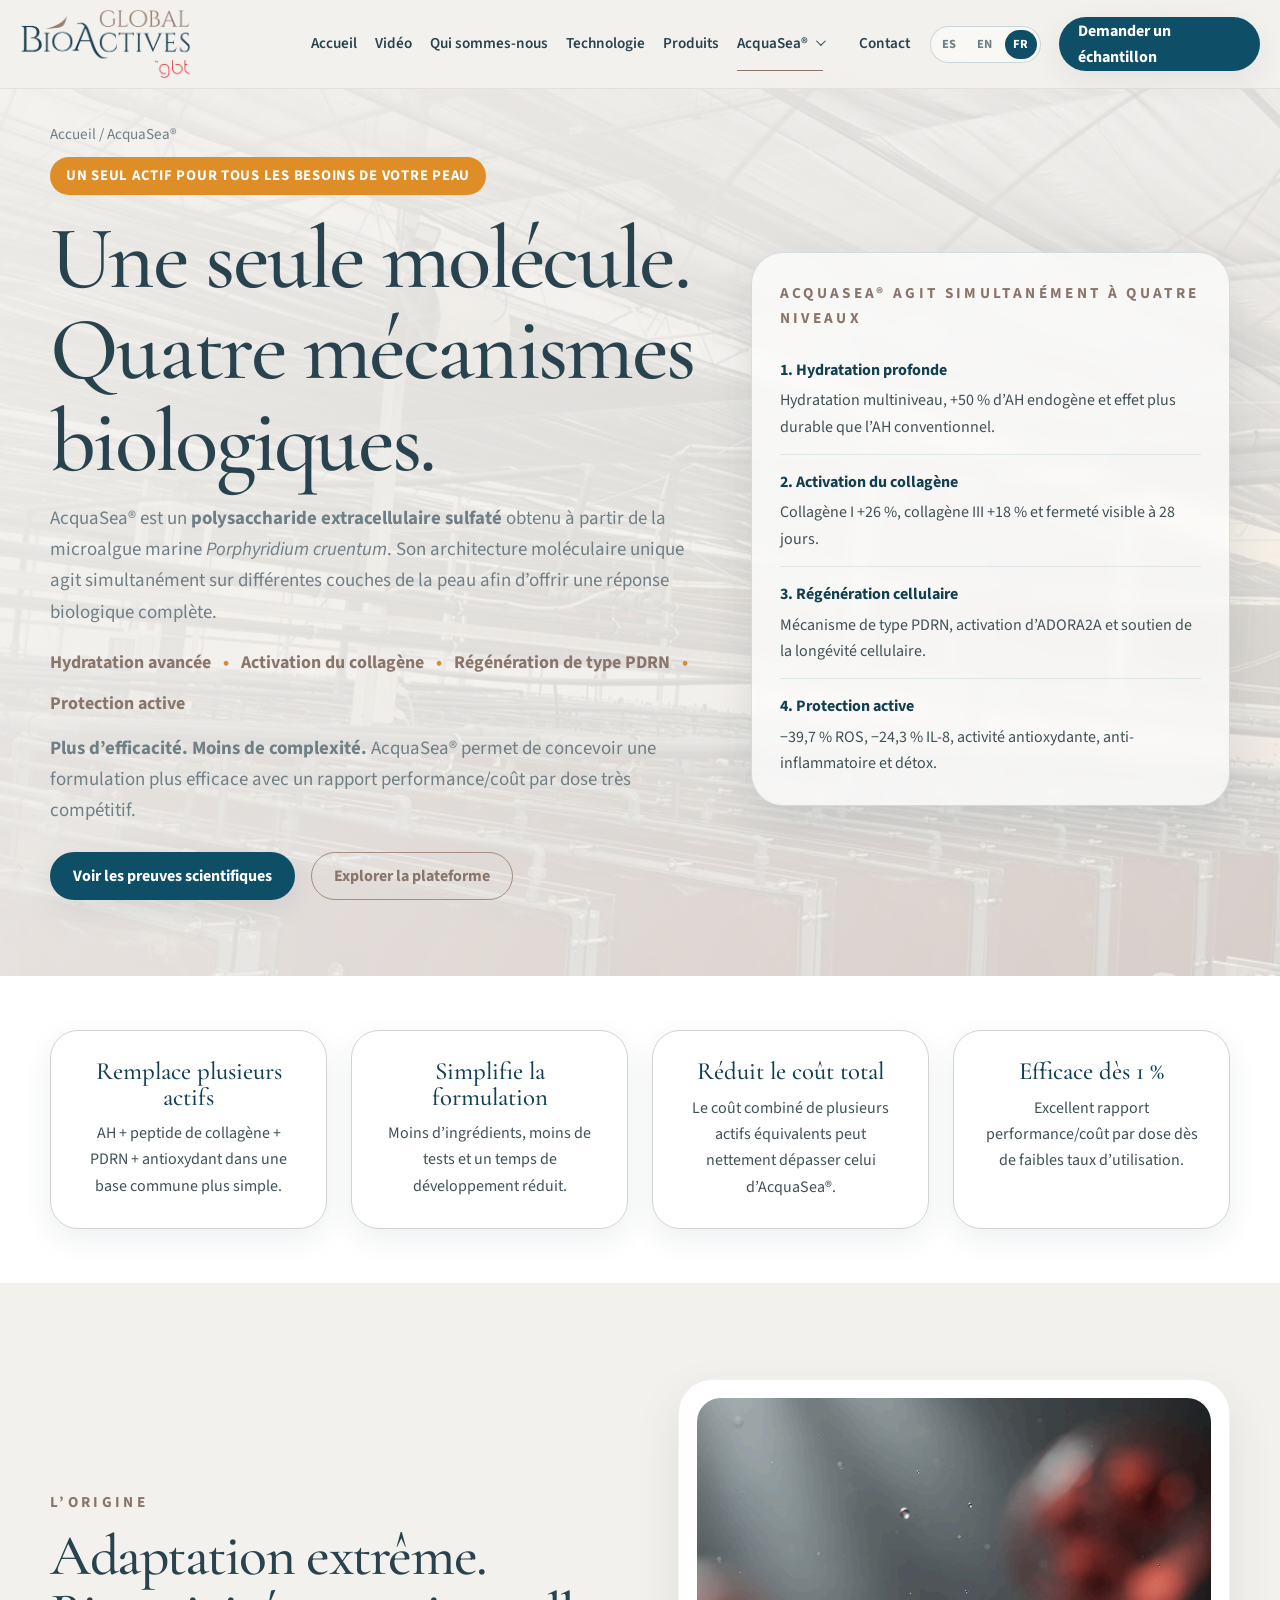
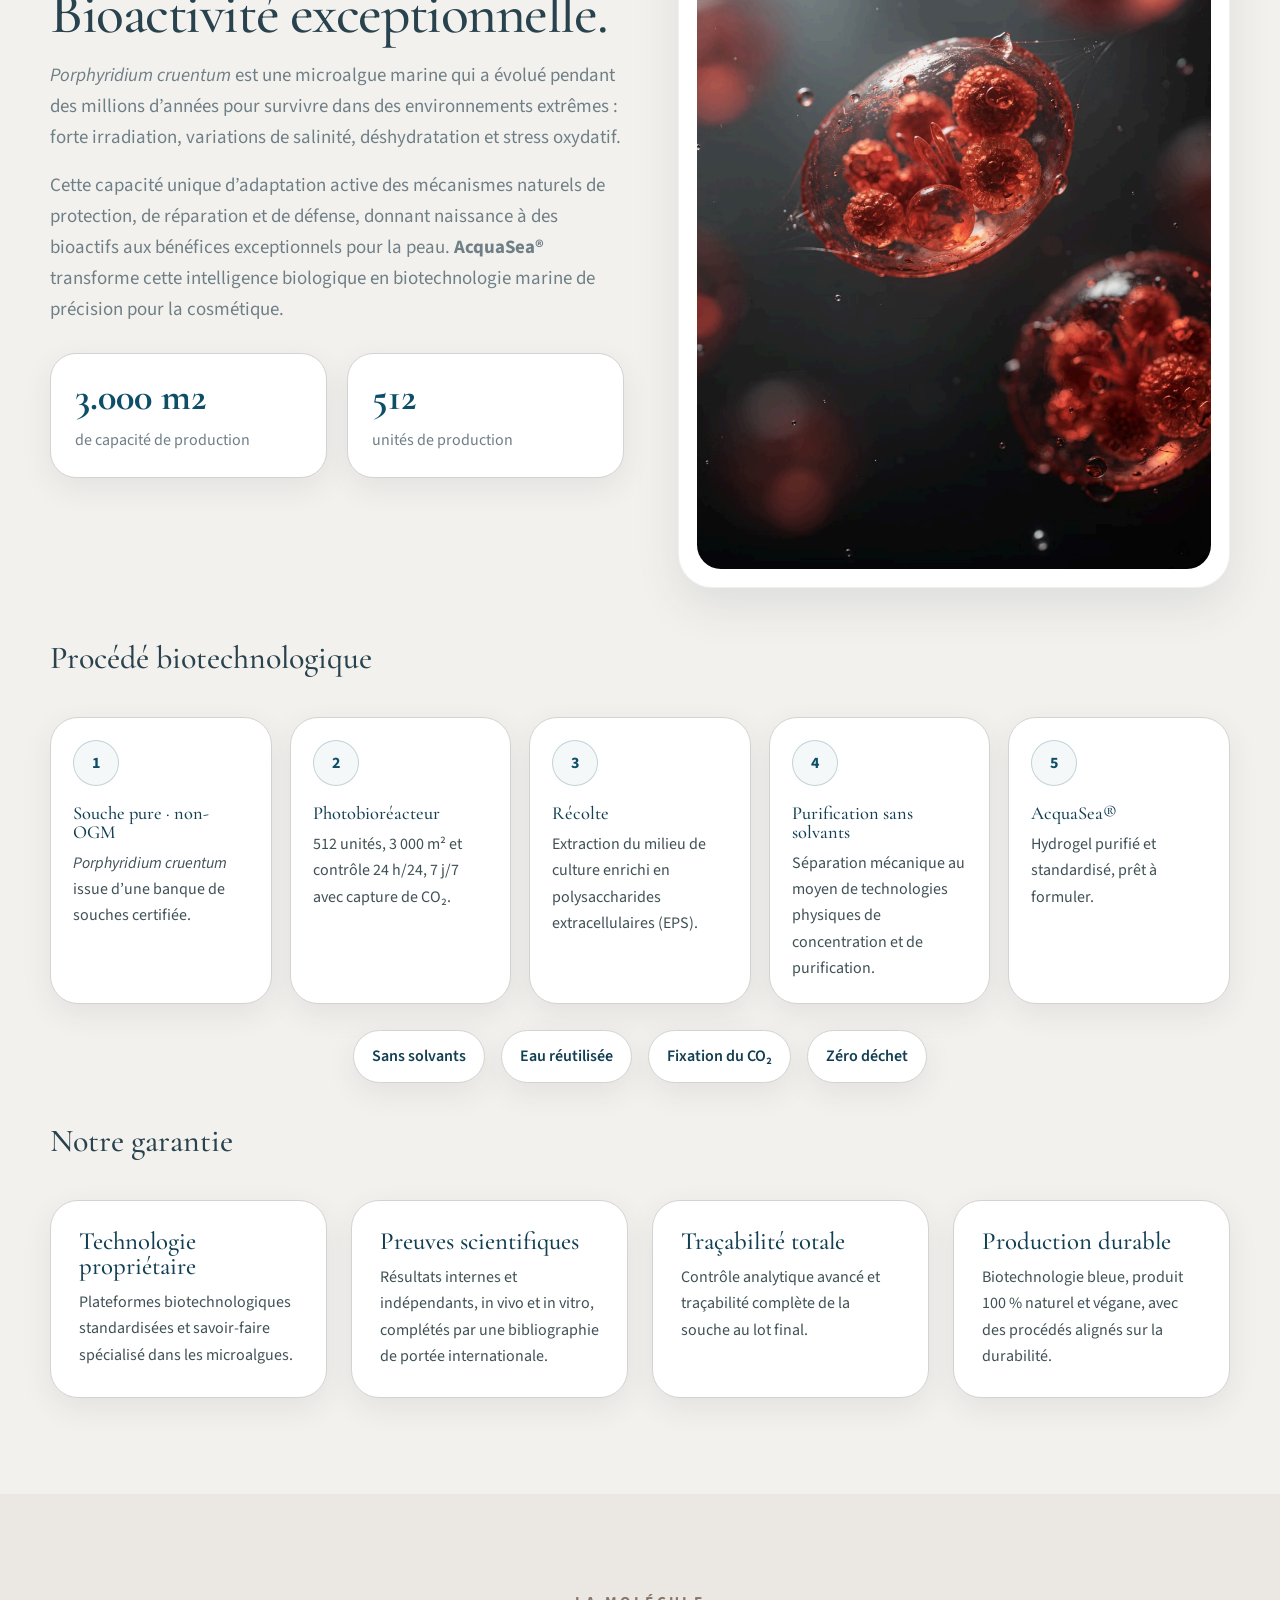
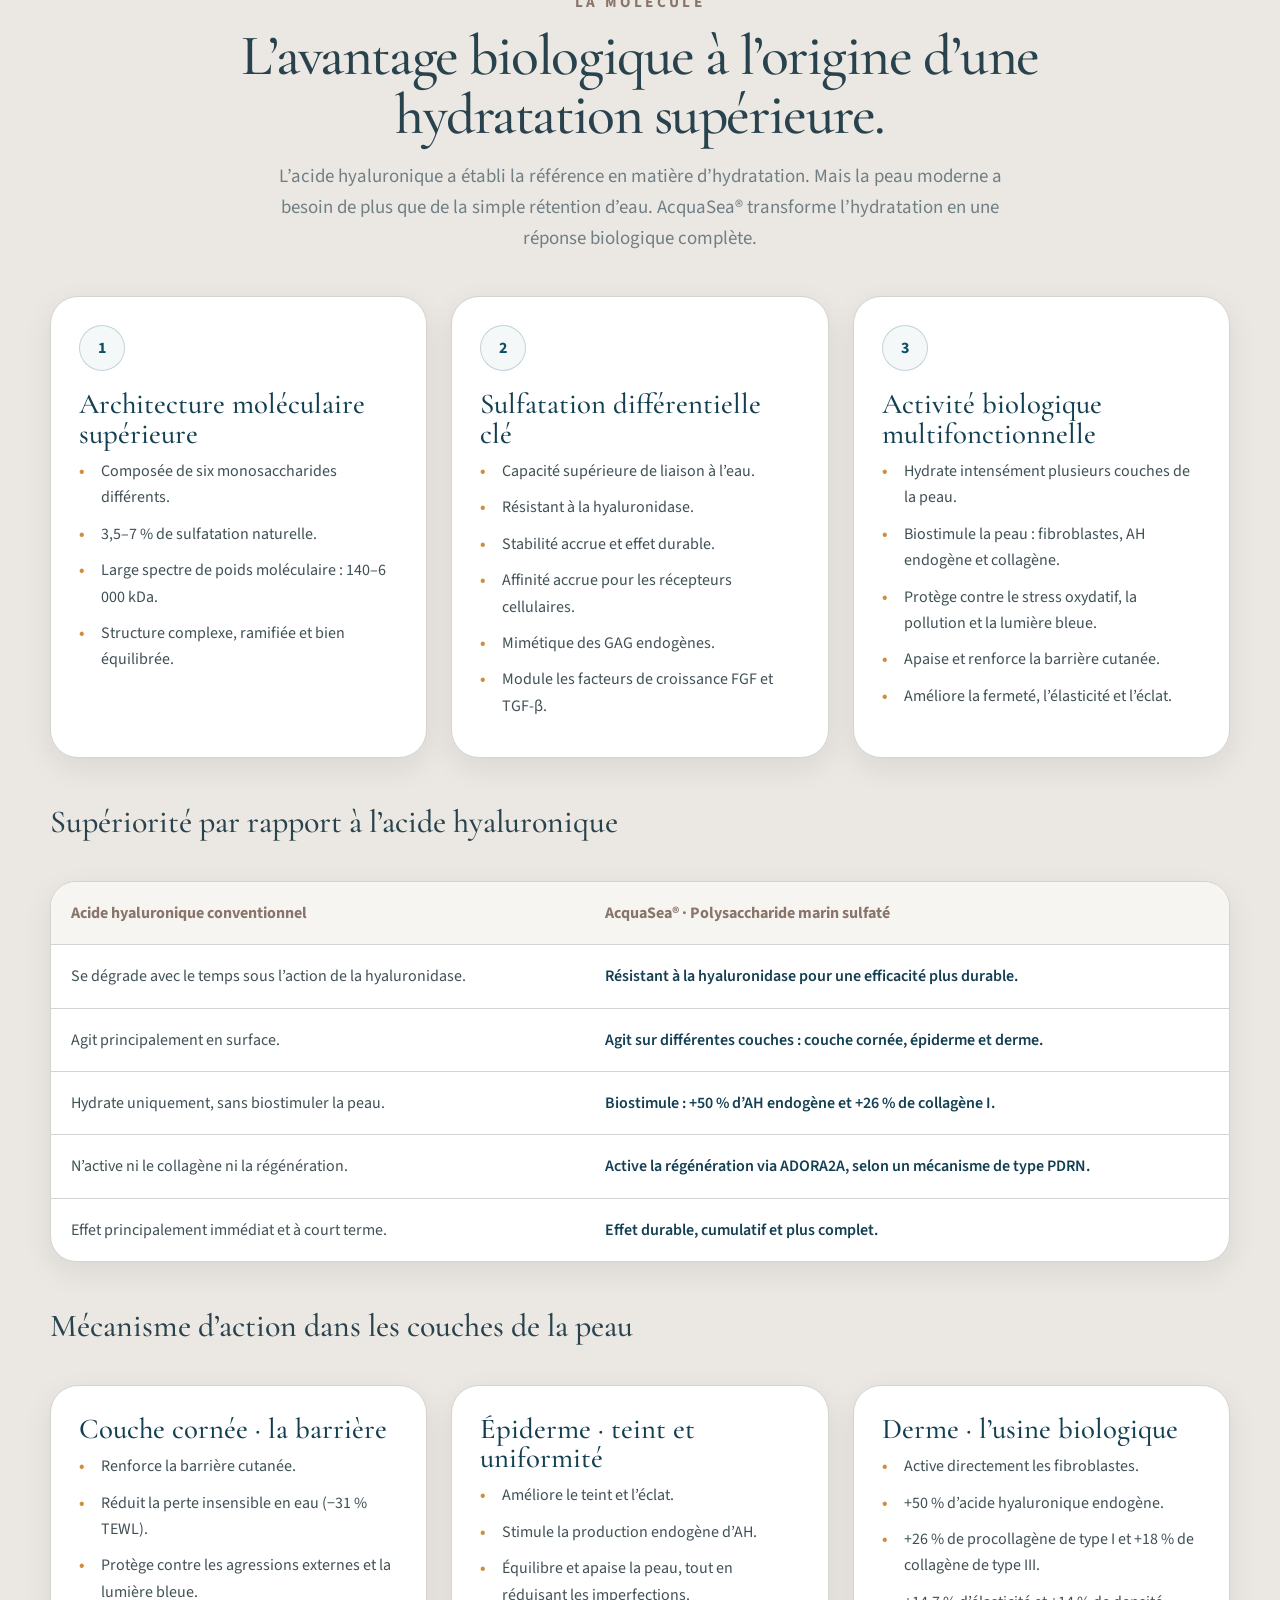
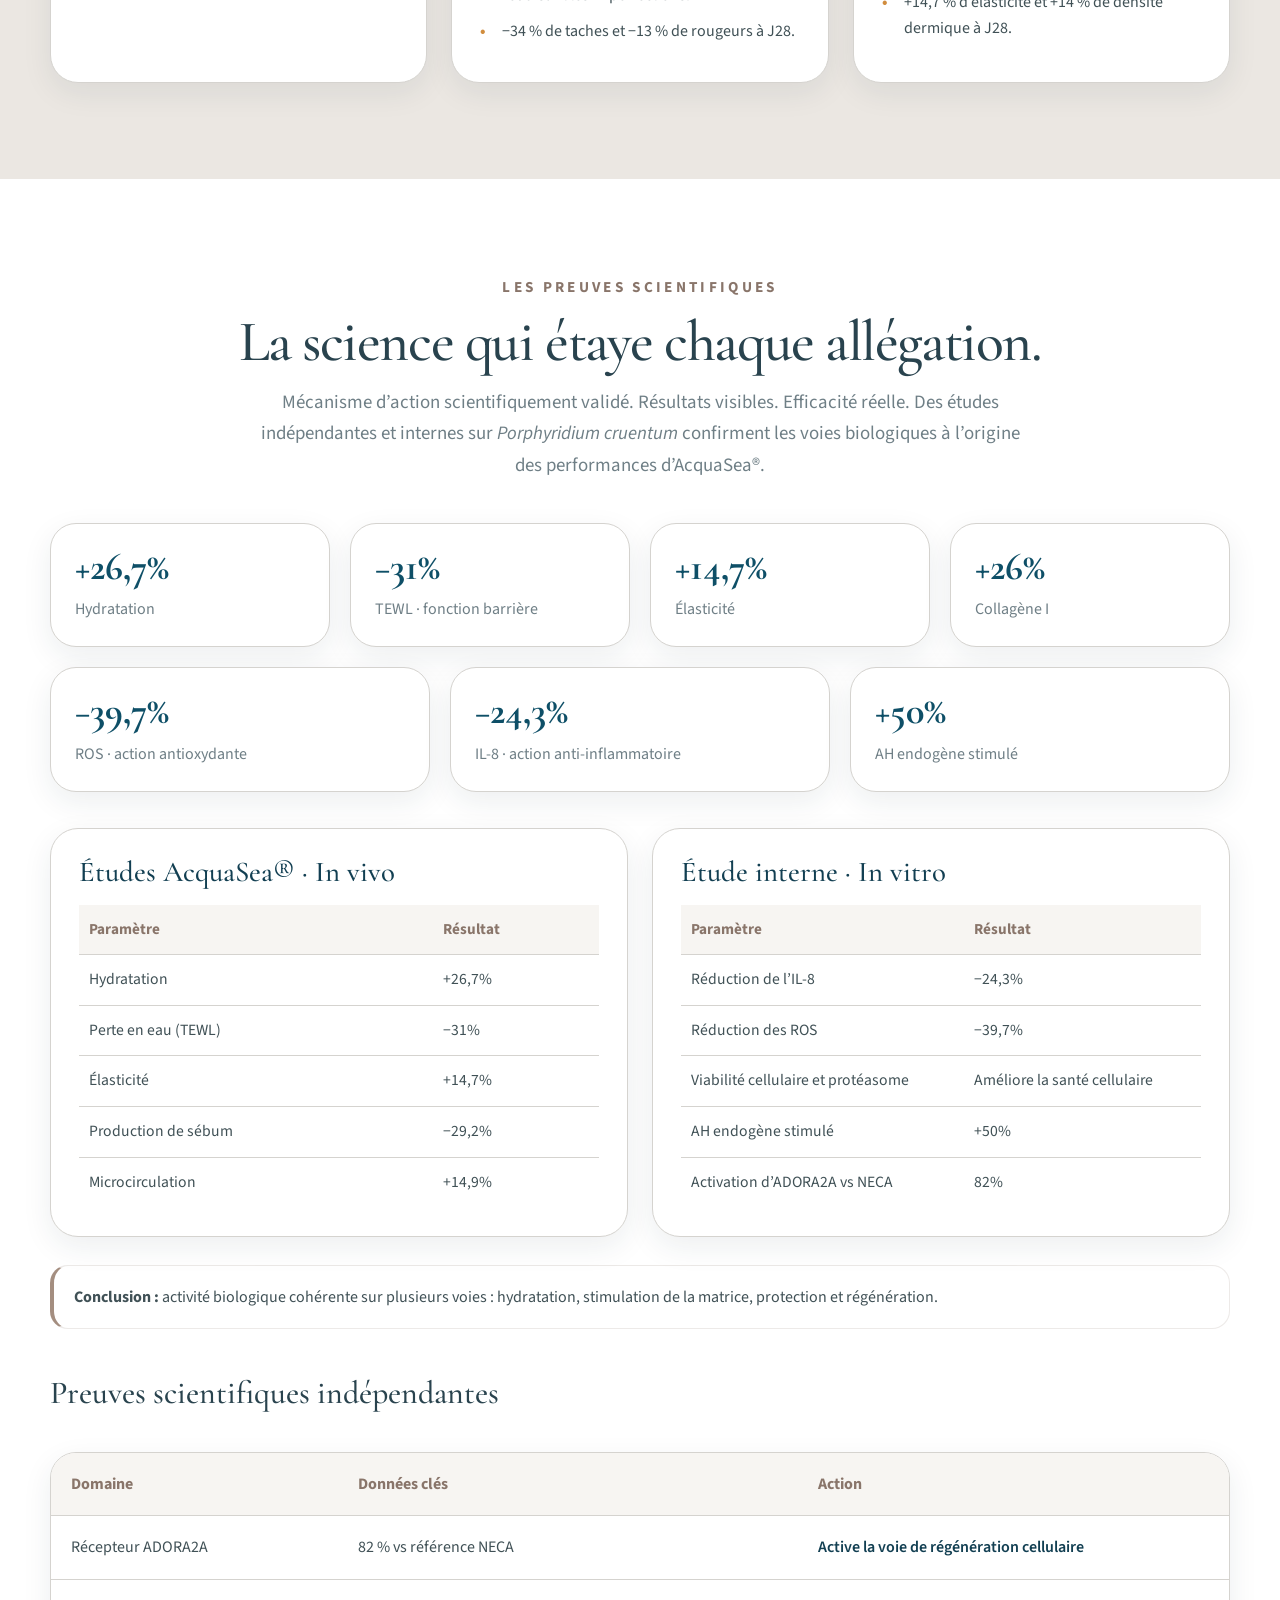
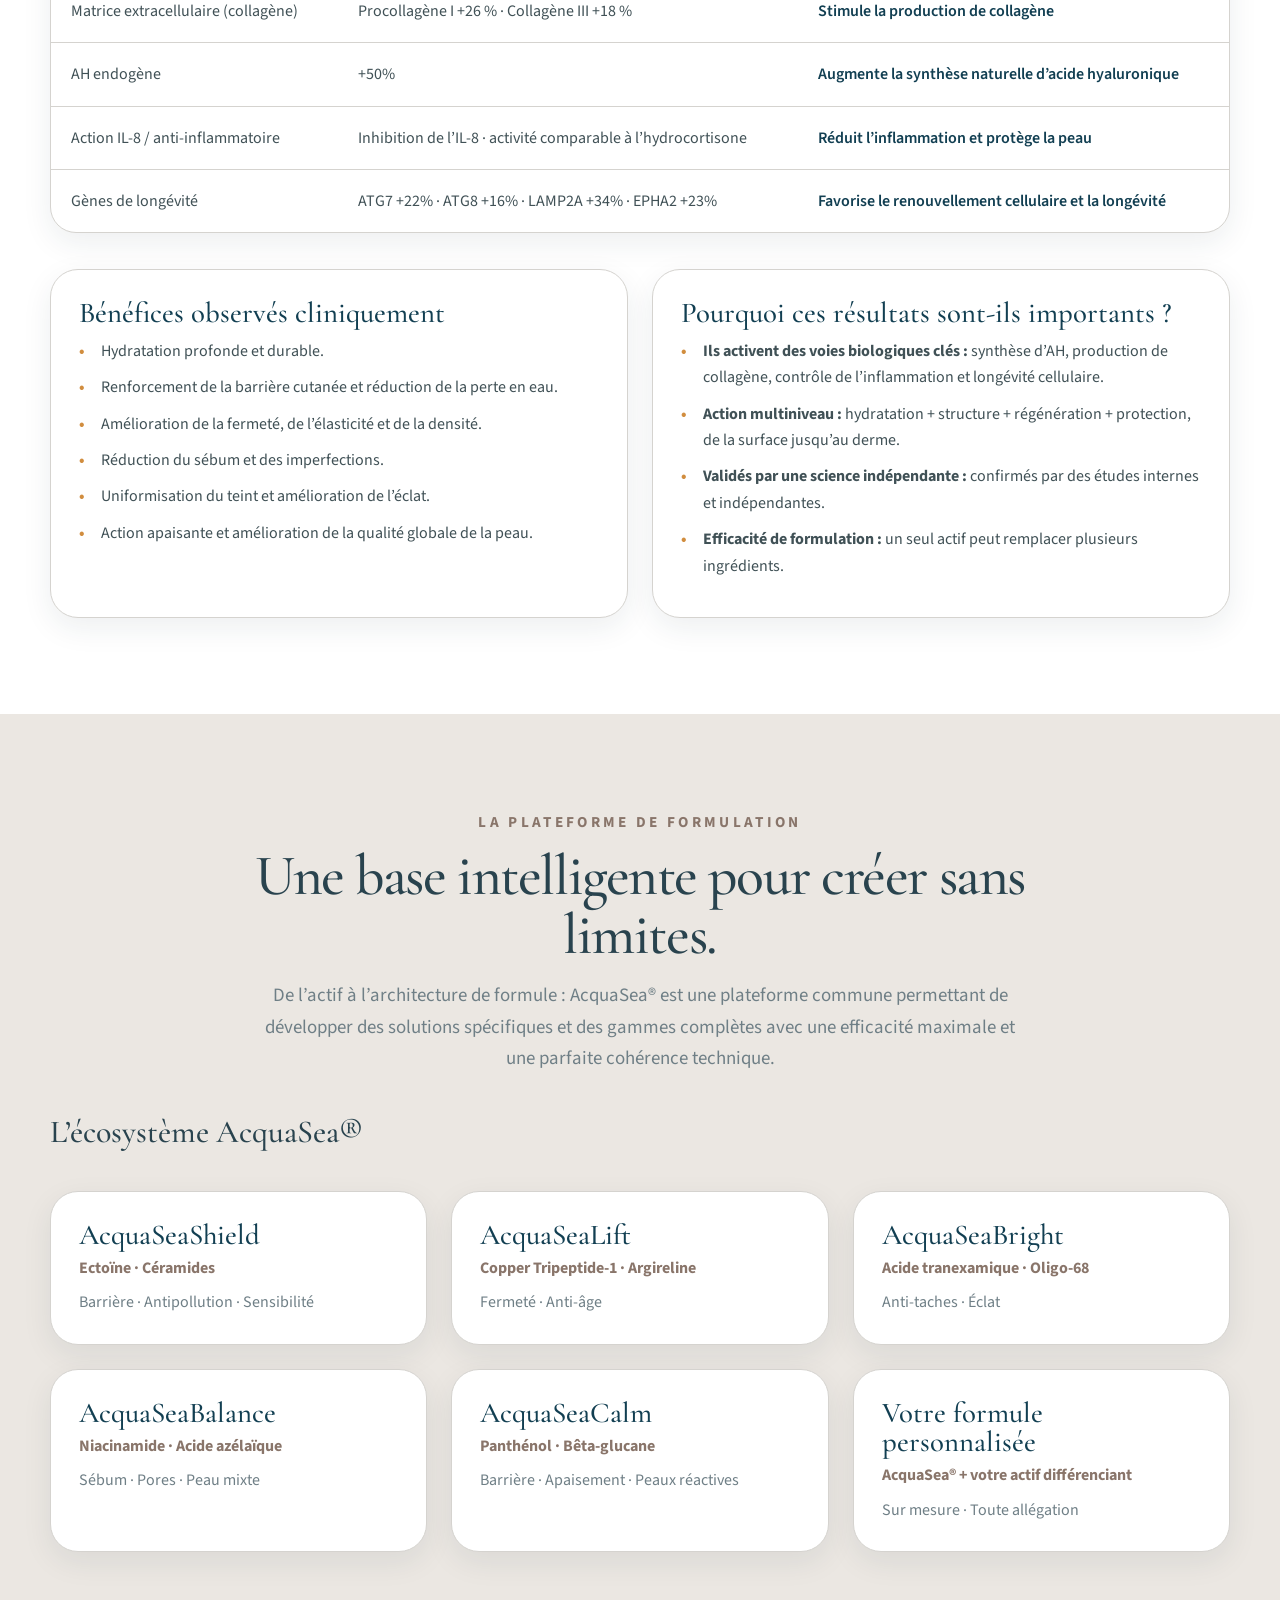
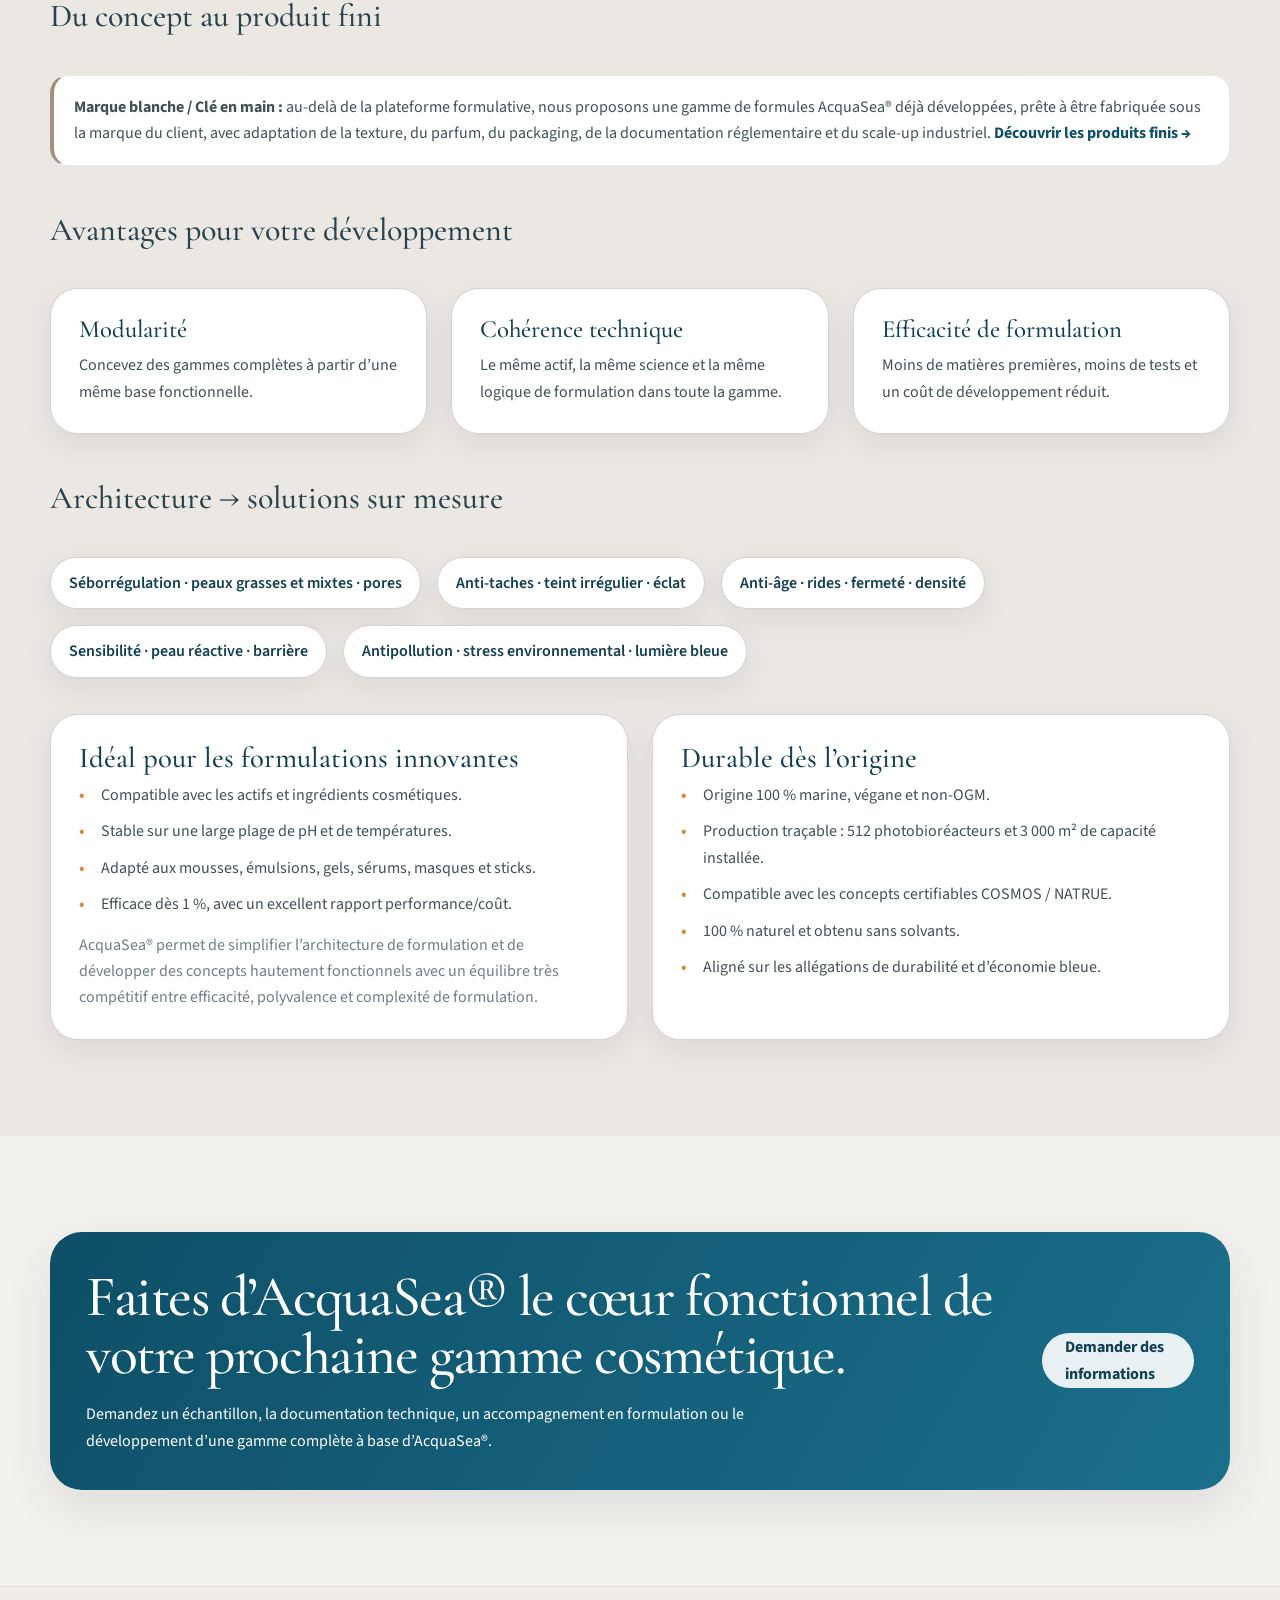
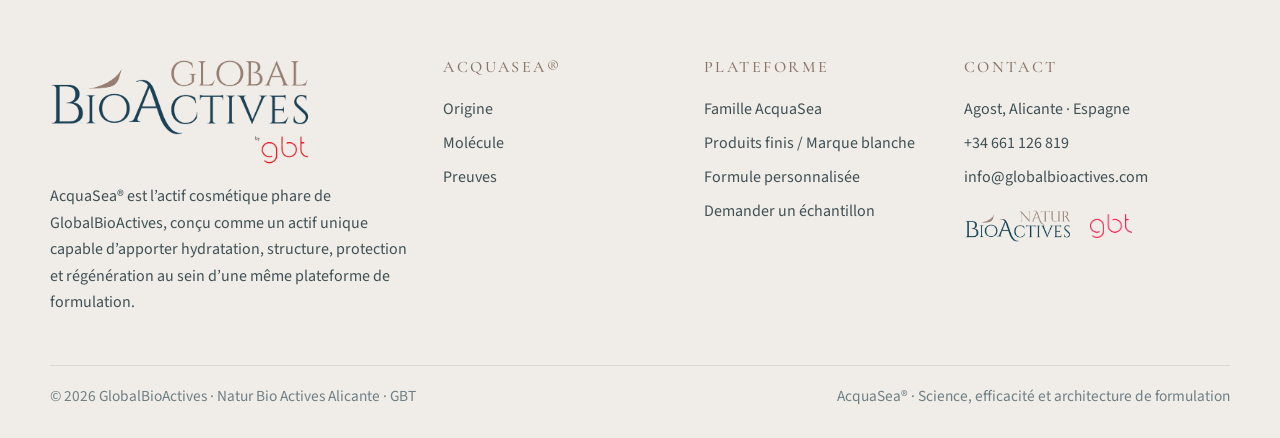
<file: fr/cosmetica.html>
<!DOCTYPE html>

<html lang="fr">
<head>
<meta charset="utf-8"/>
<meta content="width=device-width,initial-scale=1" name="viewport"/>
<title>AcquaSea® | Actif cosmétique marin de nouvelle génération</title>
<meta content="AcquaSea® es un polisacárido extracelular sulfatado obtenido de Porphyridium cruentum. Un solo activo, cuatro mecanismos biológicos y una plataforma formulativa para cosmética avanzada." name="description"/>
<link href="https://fonts.googleapis.com" rel="preconnect"/>
<link crossorigin="" href="https://fonts.gstatic.com" rel="preconnect"/>
<link href="https://fonts.googleapis.com/css2?family=Cormorant+Garamond:wght@400;500;600;700&amp;family=Source+Sans+3:wght@300;400;600;700&amp;display=swap" rel="stylesheet"/>
<link href="../styles.css" rel="stylesheet"/>
<link href="../cosmetica.html" hreflang="es" rel="alternate"/><link href="../en/cosmetica.html" hreflang="en" rel="alternate"/><link href="../fr/cosmetica.html" hreflang="fr" rel="alternate"/></head>
<body>
<header class="site-header">
<div class="nav-wrap">
<a aria-label="GlobalBioActives" class="logo" href="index.html">
<img alt="Logo GlobalBioActives" src="../assets/logo-globalbioactives.png"/>
</a>
<button aria-label="Abrir menú" class="menu-toggle"><span></span><span></span><span></span></button>
<nav class="main-nav">
<a class="nav-top-link" href="index.html">Accueil</a>
<a class="nav-top-link" href="index.html#video-planta">Vidéo</a>
<a class="nav-top-link" href="index.html#quienes-somos">Qui sommes-nous</a>
<a class="nav-top-link" href="index.html#tecnologia">Technologie</a>
<a class="nav-top-link" href="index.html#aplicaciones">Produits</a>
<div class="nav-dropdown active">
<button aria-expanded="false" aria-haspopup="true" class="nav-dropdown-toggle" type="button"><span>AcquaSea®</span><span aria-hidden="true" class="nav-chevron"></span></button>
<div aria-label="Explorer AcquaSea®" class="nav-dropdown-menu" role="menu">
<a class="nav-sub-feature active" href="cosmetica.html" role="menuitem"><span>Actif AcquaSea®</span><small>Actif cosmétique marin</small></a>
<div class="nav-sub-grid">
<a class="active" href="cosmetica.html#origen" role="menuitem">Origine</a>
<a class="active" href="cosmetica.html#molecula" role="menuitem">Molécule</a>
<a class="active" href="cosmetica.html#evidencia" role="menuitem">Preuves scientifiques</a>
<a class="active" href="cosmetica.html#plataforma" role="menuitem">Plateforme de formulation</a>
</div>
<div class="nav-sub-divider"></div>
<a class="nav-sub-feature nav-sub-finished" href="produits-finis.html" role="menuitem"><span>Produits finis</span><small>Marque blanche / Clé en main</small></a>
</div>
</div>
<a class="nav-top-link" href="contacto.html">Contact</a>
<div aria-label="Selector de idioma" class="language-switcher"><a href="../cosmetica.html">ES</a><a href="../en/cosmetica.html">EN</a><a class="active-lang" href="cosmetica.html">FR</a></div>
<a class="btn btn-primary nav-cta" href="contacto.html">Demander un échantillon</a>
</nav>
</div>
</header>
<main>
<section class="page-hero acqua-hero">
<div class="hero-inner">
<div class="breadcrumb">Accueil / AcquaSea®</div>
<div class="hero-grid">
<div>
<div class="tag-chip">Un seul actif pour tous les besoins de votre peau</div>
<h1>Une seule molécule. Quatre mécanismes biologiques.</h1>
<p class="lead">AcquaSea® est un <strong>polysaccharide extracellulaire sulfaté</strong> obtenu à partir de la microalgue marine <em>Porphyridium cruentum</em>. Son architecture moléculaire unique agit simultanément sur différentes couches de la peau afin d’offrir une réponse biologique complète.</p>
<div class="benefit-inline">Hydratation avancée <span>•</span> Activation du collagène <span>•</span> Régénération de type PDRN <span>•</span> Protection active</div>
<p class="lead"><strong>Plus d’efficacité. Moins de complexité.</strong> AcquaSea® permet de concevoir une formulation plus efficace avec un rapport performance/coût par dose très compétitif.</p>
<div class="hero-actions">
<a class="btn btn-primary" href="#evidencia">Voir les preuves scientifiques</a>
<a class="btn btn-outline-dark" href="#plataforma">Explorer la plateforme</a>
</div>
</div>
<aside class="hero-panel">
<div class="eyebrow">AcquaSea® agit simultanément à quatre niveaux</div>
<div class="mini-feature"><strong>1. Hydratation profonde</strong><span>Hydratation multiniveau, +50 % d’AH endogène et effet plus durable que l’AH conventionnel.</span></div>
<div class="mini-feature"><strong>2. Activation du collagène</strong><span>Collagène I +26 %, collagène III +18 % et fermeté visible à 28 jours.</span></div>
<div class="mini-feature"><strong>3. Régénération cellulaire</strong><span>Mécanisme de type PDRN, activation d’ADORA2A et soutien de la longévité cellulaire.</span></div>
<div class="mini-feature"><strong>4. Protection active</strong><span>−39,7 % ROS, −24,3 % IL-8, activité antioxydante, anti-inflammatoire et détox.</span></div>
</aside>
</div>
</div>
</section>
<section class="section-sm bg-white">
<div class="container">
<div class="grid grid-4">
<article class="card mini-card text-center"><h3>Remplace plusieurs actifs</h3><p>AH + peptide de collagène + PDRN + antioxydant dans une base commune plus simple.</p></article>
<article class="card mini-card text-center"><h3>Simplifie la formulation</h3><p>Moins d’ingrédients, moins de tests et un temps de développement réduit.</p></article>
<article class="card mini-card text-center"><h3>Réduit le coût total</h3><p>Le coût combiné de plusieurs actifs équivalents peut nettement dépasser celui d’AcquaSea®.</p></article>
<article class="card mini-card text-center"><h3>Efficace dès 1 %</h3><p>Excellent rapport performance/coût par dose dès de faibles taux d’utilisation.</p></article>
</div>
</div>
</section>
<section class="section" id="origen">
<div class="container">
<div class="split">
<div>
<div class="eyebrow">L’origine</div>
<h2>Adaptation extrême. Bioactivité exceptionnelle.</h2>
<p class="lead"><em>Porphyridium cruentum</em> est une microalgue marine qui a évolué pendant des millions d’années pour survivre dans des environnements extrêmes : forte irradiation, variations de salinité, déshydratation et stress oxydatif.</p>
<p class="lead">Cette capacité unique d’adaptation active des mécanismes naturels de protection, de réparation et de défense, donnant naissance à des bioactifs aux bénéfices exceptionnels pour la peau. <strong>AcquaSea®</strong> transforme cette intelligence biologique en biotechnologie marine de précision pour la cosmétique.</p>
<div class="metric-grid two-col-gap">
<div class="metric light"><strong>3.000 m2</strong><span>de capacité de production</span></div>
<div class="metric light"><strong>512</strong><span>unités de production</span></div>
</div>
</div>
<div class="image-frame">
<img alt="Visual conceptual de Porphyridium cruentum y su bioactividad" src="../img/red-cell.png"/>
</div>
</div>
<div class="section-head" style="margin-top:54px;">
<h3>Procédé biotechnologique</h3>
</div>
<div class="grid grid-5 process-grid">
<article class="card process-card"><div class="number">1</div><h4>Souche pure · non-OGM</h4><p><em>Porphyridium cruentum</em> issue d’une banque de souches certifiée.</p></article>
<article class="card process-card"><div class="number">2</div><h4>Photobioréacteur</h4><p>512 unités, 3 000 m² et contrôle 24 h/24, 7 j/7 avec capture de CO₂.</p></article>
<article class="card process-card"><div class="number">3</div><h4>Récolte</h4><p>Extraction du milieu de culture enrichi en polysaccharides extracellulaires (EPS).</p></article>
<article class="card process-card"><div class="number">4</div><h4>Purification sans solvants</h4><p>Séparation mécanique au moyen de technologies physiques de concentration et de purification.</p></article>
<article class="card process-card"><div class="number">5</div><h4>AcquaSea®</h4><p>Hydrogel purifié et standardisé, prêt à formuler.</p></article>
</div>
<div class="icon-row">
<div class="icon-pill">Sans solvants</div>
<div class="icon-pill">Eau réutilisée</div>
<div class="icon-pill">Fixation du CO₂</div>
<div class="icon-pill">Zéro déchet</div>
</div>
<div class="section-head" style="margin-top:42px;">
<h3>Notre garantie</h3>
</div>
<div class="grid grid-4">
<article class="card mini-card"><h3>Technologie propriétaire</h3><p>Plateformes biotechnologiques standardisées et savoir-faire spécialisé dans les microalgues.</p></article>
<article class="card mini-card"><h3>Preuves scientifiques</h3><p>Résultats internes et indépendants, in vivo et in vitro, complétés par une bibliographie de portée internationale.</p></article>
<article class="card mini-card"><h3>Traçabilité totale</h3><p>Contrôle analytique avancé et traçabilité complète de la souche au lot final.</p></article>
<article class="card mini-card"><h3>Production durable</h3><p>Biotechnologie bleue, produit 100 % naturel et végane, avec des procédés alignés sur la durabilité.</p></article>
</div>
</div>
</section>
<section class="section bg-paper-2" id="molecula">
<div class="container">
<div class="section-head center">
<div class="eyebrow">La molécule</div>
<h2>L’avantage biologique à l’origine d’une hydratation supérieure.</h2>
<p class="lead">L’acide hyaluronique a établi la référence en matière d’hydratation. Mais la peau moderne a besoin de plus que de la simple rétention d’eau. AcquaSea® transforme l’hydratation en une réponse biologique complète.</p>
</div>
<div class="grid grid-3">
<article class="card">
<div class="number">1</div>
<h3>Architecture moléculaire supérieure</h3>
<ul class="detail-list">
<li>Composée de six monosaccharides différents.</li>
<li>3,5–7 % de sulfatation naturelle.</li>
<li>Large spectre de poids moléculaire : 140–6 000 kDa.</li>
<li>Structure complexe, ramifiée et bien équilibrée.</li>
</ul>
</article>
<article class="card">
<div class="number">2</div>
<h3>Sulfatation différentielle clé</h3>
<ul class="detail-list">
<li>Capacité supérieure de liaison à l’eau.</li>
<li>Résistant à la hyaluronidase.</li>
<li>Stabilité accrue et effet durable.</li>
<li>Affinité accrue pour les récepteurs cellulaires.</li>
<li>Mimétique des GAG endogènes.</li>
<li>Module les facteurs de croissance FGF et TGF-β.</li>
</ul>
</article>
<article class="card">
<div class="number">3</div>
<h3>Activité biologique multifonctionnelle</h3>
<ul class="detail-list">
<li>Hydrate intensément plusieurs couches de la peau.</li>
<li>Biostimule la peau : fibroblastes, AH endogène et collagène.</li>
<li>Protège contre le stress oxydatif, la pollution et la lumière bleue.</li>
<li>Apaise et renforce la barrière cutanée.</li>
<li>Améliore la fermeté, l’élasticité et l’éclat.</li>
</ul>
</article>
</div>
<div class="section-head" style="margin-top:48px;">
<h3>Supériorité par rapport à l’acide hyaluronique</h3>
</div>
<table class="compare">
<thead>
<tr>
<th>Acide hyaluronique conventionnel</th>
<th>AcquaSea® · Polysaccharide marin sulfaté</th>
</tr>
</thead>
<tbody>
<tr><td>Se dégrade avec le temps sous l’action de la hyaluronidase.</td><td>Résistant à la hyaluronidase pour une efficacité plus durable.</td></tr>
<tr><td>Agit principalement en surface.</td><td>Agit sur différentes couches : couche cornée, épiderme et derme.</td></tr>
<tr><td>Hydrate uniquement, sans biostimuler la peau.</td><td>Biostimule : +50 % d’AH endogène et +26 % de collagène I.</td></tr>
<tr><td>N’active ni le collagène ni la régénération.</td><td>Active la régénération via ADORA2A, selon un mécanisme de type PDRN.</td></tr>
<tr><td>Effet principalement immédiat et à court terme.</td><td>Effet durable, cumulatif et plus complet.</td></tr>
</tbody>
</table>
<div class="section-head" style="margin-top:48px;">
<h3>Mécanisme d’action dans les couches de la peau</h3>
</div>
<div class="grid grid-3">
<article class="card">
<h3>Couche cornée · la barrière</h3>
<ul class="detail-list">
<li>Renforce la barrière cutanée.</li>
<li>Réduit la perte insensible en eau (−31 % TEWL).</li>
<li>Protège contre les agressions externes et la lumière bleue.</li>
</ul>
</article>
<article class="card">
<h3>Épiderme · teint et uniformité</h3>
<ul class="detail-list">
<li>Améliore le teint et l’éclat.</li>
<li>Stimule la production endogène d’AH.</li>
<li>Équilibre et apaise la peau, tout en réduisant les imperfections.</li>
<li>−34 % de taches et −13 % de rougeurs à J28.</li>
</ul>
</article>
<article class="card">
<h3>Derme · l’usine biologique</h3>
<ul class="detail-list">
<li>Active directement les fibroblastes.</li>
<li>+50 % d’acide hyaluronique endogène.</li>
<li>+26 % de procollagène de type I et +18 % de collagène de type III.</li>
<li>+14,7 % d’élasticité et +14 % de densité dermique à J28.</li>
</ul>
</article>
</div>
</div>
</section>
<section class="section bg-white" id="evidencia">
<div class="container">
<div class="section-head center">
<div class="eyebrow">Les preuves scientifiques</div>
<h2>La science qui étaye chaque allégation.</h2>
<p class="lead">Mécanisme d’action scientifiquement validé. Résultats visibles. Efficacité réelle. Des études indépendantes et internes sur <em>Porphyridium cruentum</em> confirment les voies biologiques à l’origine des performances d’AcquaSea®.</p>
</div>
<div class="metric-grid">
<div class="metric light"><strong>+26,7%</strong><span>Hydratation</span></div>
<div class="metric light"><strong>−31%</strong><span>TEWL · fonction barrière</span></div>
<div class="metric light"><strong>+14,7%</strong><span>Élasticité</span></div>
<div class="metric light"><strong>+26%</strong><span>Collagène I</span></div>
</div>
<div class="metric-grid" style="margin-top:20px;grid-template-columns:repeat(3,1fr);">
<div class="metric light"><strong>−39,7%</strong><span>ROS · action antioxydante</span></div>
<div class="metric light"><strong>−24,3%</strong><span>IL-8 · action anti-inflammatoire</span></div>
<div class="metric light"><strong>+50%</strong><span>AH endogène stimulé</span></div>
</div>
<div class="grid grid-2" style="margin-top:36px;">
<article class="card table-card">
<h3>Études AcquaSea® · In vivo</h3>
<table class="compact-table">
<tr><th>Paramètre</th><th>Résultat</th></tr>
<tr><td>Hydratation</td><td>+26,7%</td></tr>
<tr><td>Perte en eau (TEWL)</td><td>−31%</td></tr>
<tr><td>Élasticité</td><td>+14,7%</td></tr>
<tr><td>Production de sébum</td><td>−29,2%</td></tr>
<tr><td>Microcirculation</td><td>+14,9%</td></tr>
</table>
</article>
<article class="card table-card">
<h3>Étude interne · In vitro</h3>
<table class="compact-table">
<tr><th>Paramètre</th><th>Résultat</th></tr>
<tr><td>Réduction de l’IL-8</td><td>−24,3%</td></tr>
<tr><td>Réduction des ROS</td><td>−39,7%</td></tr>
<tr><td>Viabilité cellulaire et protéasome</td><td>Améliore la santé cellulaire</td></tr>
<tr><td>AH endogène stimulé</td><td>+50%</td></tr>
<tr><td>Activation d’ADORA2A vs NECA</td><td>82%</td></tr>
</table>
</article>
</div>
<div class="callout" style="margin-top:28px;"><strong>Conclusion :</strong> activité biologique cohérente sur plusieurs voies : hydratation, stimulation de la matrice, protection et régénération.</div>
<div class="section-head" style="margin-top:48px;">
<h3>Preuves scientifiques indépendantes</h3>
</div>
<table class="compare">
<thead>
<tr>
<th>Domaine</th>
<th>Données clés</th>
<th>Action</th>
</tr>
</thead>
<tbody>
<tr><td>Récepteur ADORA2A</td><td>82 % vs référence NECA</td><td>Active la voie de régénération cellulaire</td></tr>
<tr><td>Matrice extracellulaire (collagène)</td><td>Procollagène I +26 % · Collagène III +18 %</td><td>Stimule la production de collagène</td></tr>
<tr><td>AH endogène</td><td>+50%</td><td>Augmente la synthèse naturelle d’acide hyaluronique</td></tr>
<tr><td>Action IL-8 / anti-inflammatoire</td><td>Inhibition de l’IL-8 · activité comparable à l’hydrocortisone</td><td>Réduit l’inflammation et protège la peau</td></tr>
<tr><td>Gènes de longévité</td><td>ATG7 +22% · ATG8 +16% · LAMP2A +34% · EPHA2 +23%</td><td>Favorise le renouvellement cellulaire et la longévité</td></tr>
</tbody>
</table>
<div class="grid grid-2" style="margin-top:36px;">
<article class="card">
<h3>Bénéfices observés cliniquement</h3>
<ul class="detail-list">
<li>Hydratation profonde et durable.</li>
<li>Renforcement de la barrière cutanée et réduction de la perte en eau.</li>
<li>Amélioration de la fermeté, de l’élasticité et de la densité.</li>
<li>Réduction du sébum et des imperfections.</li>
<li>Uniformisation du teint et amélioration de l’éclat.</li>
<li>Action apaisante et amélioration de la qualité globale de la peau.</li>
</ul>
</article>
<article class="card">
<h3>Pourquoi ces résultats sont-ils importants ?</h3>
<ul class="detail-list">
<li><strong>Ils activent des voies biologiques clés :</strong> synthèse d’AH, production de collagène, contrôle de l’inflammation et longévité cellulaire.</li>
<li><strong>Action multiniveau :</strong> hydratation + structure + régénération + protection, de la surface jusqu’au derme.</li>
<li><strong>Validés par une science indépendante :</strong> confirmés par des études internes et indépendantes.</li>
<li><strong>Efficacité de formulation :</strong> un seul actif peut remplacer plusieurs ingrédients.</li>
</ul>
</article>
</div>
</div>
</section>
<section class="section bg-paper-2" id="plataforma">
<div class="container">
<div class="section-head center">
<div class="eyebrow">La plateforme de formulation</div>
<h2>Une base intelligente pour créer sans limites.</h2>
<p class="lead">De l’actif à l’architecture de formule : AcquaSea® est une plateforme commune permettant de développer des solutions spécifiques et des gammes complètes avec une efficacité maximale et une parfaite cohérence technique.</p>
</div>
<div class="section-head"><h3>L’écosystème AcquaSea®</h3></div>
<div class="grid grid-3">
<article class="card family-card"><h3>AcquaSeaShield</h3><p>Ectoïne · Céramides</p><span>Barrière · Antipollution · Sensibilité</span></article>
<article class="card family-card"><h3>AcquaSeaLift</h3><p>Copper Tripeptide‑1 · Argireline</p><span>Fermeté · Anti-âge</span></article>
<article class="card family-card"><h3>AcquaSeaBright</h3><p>Acide tranexamique · Oligo-68</p><span>Anti-taches · Éclat</span></article>
<article class="card family-card"><h3>AcquaSeaBalance</h3><p>Niacinamide · Acide azélaïque</p><span>Sébum · Pores · Peau mixte</span></article>
<article class="card family-card"><h3>AcquaSeaCalm</h3><p>Panthénol · Bêta-glucane</p><span>Barrière · Apaisement · Peaux réactives</span></article>
<article class="card family-card"><h3>Votre formule personnalisée</h3><p>AcquaSea® + votre actif différenciant</p><span>Sur mesure · Toute allégation</span></article>
</div>
<div class="section-head" style="margin-top:48px;"><h3>Du concept au produit fini</h3></div><div class="callout"><strong>Marque blanche / Clé en main :</strong> au-delà de la plateforme formulative, nous proposons une gamme de formules AcquaSea® déjà développées, prête à être fabriquée sous la marque du client, avec adaptation de la texture, du parfum, du packaging, de la documentation réglementaire et du scale-up industriel. <a href="produits-finis.html" style="color:var(--teal);font-weight:700;">Découvrir les produits finis →</a></div>
<div class="section-head" style="margin-top:48px;"><h3>Avantages pour votre développement</h3></div>
<div class="grid grid-3">
<article class="card mini-card"><h3>Modularité</h3><p>Concevez des gammes complètes à partir d’une même base fonctionnelle.</p></article>
<article class="card mini-card"><h3>Cohérence technique</h3><p>Le même actif, la même science et la même logique de formulation dans toute la gamme.</p></article>
<article class="card mini-card"><h3>Efficacité de formulation</h3><p>Moins de matières premières, moins de tests et un coût de développement réduit.</p></article>
</div>
<div class="section-head" style="margin-top:48px;"><h3>Architecture → solutions sur mesure</h3></div>
<div class="icon-row wrap-left">
<div class="icon-pill">Séborrégulation · peaux grasses et mixtes · pores</div>
<div class="icon-pill">Anti-taches · teint irrégulier · éclat</div>
<div class="icon-pill">Anti-âge · rides · fermeté · densité</div>
<div class="icon-pill">Sensibilité · peau réactive · barrière</div>
<div class="icon-pill">Antipollution · stress environnemental · lumière bleue</div>
</div>
<div class="grid grid-2" style="margin-top:36px;">
<article class="card">
<h3>Idéal pour les formulations innovantes</h3>
<ul class="detail-list">
<li>Compatible avec les actifs et ingrédients cosmétiques.</li>
<li>Stable sur une large plage de pH et de températures.</li>
<li>Adapté aux mousses, émulsions, gels, sérums, masques et sticks.</li>
<li>Efficace dès 1 %, avec un excellent rapport performance/coût.</li>
</ul>
<p style="margin-top:14px;color:var(--muted);">AcquaSea® permet de simplifier l’architecture de formulation et de développer des concepts hautement fonctionnels avec un équilibre très compétitif entre efficacité, polyvalence et complexité de formulation.</p>
</article>
<article class="card">
<h3>Durable dès l’origine</h3>
<ul class="detail-list">
<li>Origine 100 % marine, végane et non-OGM.</li>
<li>Production traçable : 512 photobioréacteurs et 3 000 m² de capacité installée.</li>
<li>Compatible avec les concepts certifiables COSMOS / NATRUE.</li>
<li>100 % naturel et obtenu sans solvants.</li>
<li>Aligné sur les allégations de durabilité et d’économie bleue.</li>
</ul>
</article>
</div>
</div>
</section>
<section class="section">
<div class="container">
<div class="cta">
<div>
<h2>Faites d’AcquaSea® le cœur fonctionnel de votre prochaine gamme cosmétique.</h2>
<p>Demandez un échantillon, la documentation technique, un accompagnement en formulation ou le développement d’une gamme complète à base d’AcquaSea®.</p>
</div>
<a class="btn btn-light" href="contacto.html">Demander des informations</a>
</div>
</div>
</section>
</main>
<footer class="site-footer">
<div class="container">
<div class="footer-grid">
<div>
<div class="footer-logo"><img alt="GlobalBioActives by gbt" src="../assets/logo-globalbioactives.png"/></div>
<p>AcquaSea® est l’actif cosmétique phare de GlobalBioActives, conçu comme un actif unique capable d’apporter hydratation, structure, protection et régénération au sein d’une même plateforme de formulation.</p>
</div>
<div>
<h4>AcquaSea®</h4>
<a href="#origen">Origine</a>
<a href="#molecula">Molécule</a>
<a href="#evidencia">Preuves</a>
</div>
<div>
<h4>Plateforme</h4>
<a href="#plataforma">Famille AcquaSea</a>
<a href="produits-finis.html">Produits finis / Marque blanche</a>
<a href="contacto.html">Formule personnalisée</a>
<a href="contacto.html">Demander un échantillon</a>
</div>
<div class="footer-contact">
<h4>Contact</h4>
<a class="footer-line" href="#">Agost, Alicante · Espagne</a>
<a class="footer-line" href="tel:+34661126819">+34 661 126 819</a>
<a class="footer-line" href="mailto:info@globalbioactives.com">info@globalbioactives.com</a>
<div class="footer-partners footer-partners-right">
<img alt="Natur BioActives" src="../assets/logo-naturbioactives.png"/>
<img alt="GBT" class="logo-gbt" src="../assets/logo-gbt.png"/>
</div>
</div>
</div>
<div class="footer-bottom">
<span>© 2026 GlobalBioActives · Natur Bio Actives Alicante · GBT</span>
<span>AcquaSea® · Science, efficacité et architecture de formulation</span>
</div>
</div>
</footer>
<script src="../script.js"></script>
</body>
</html>
</file>
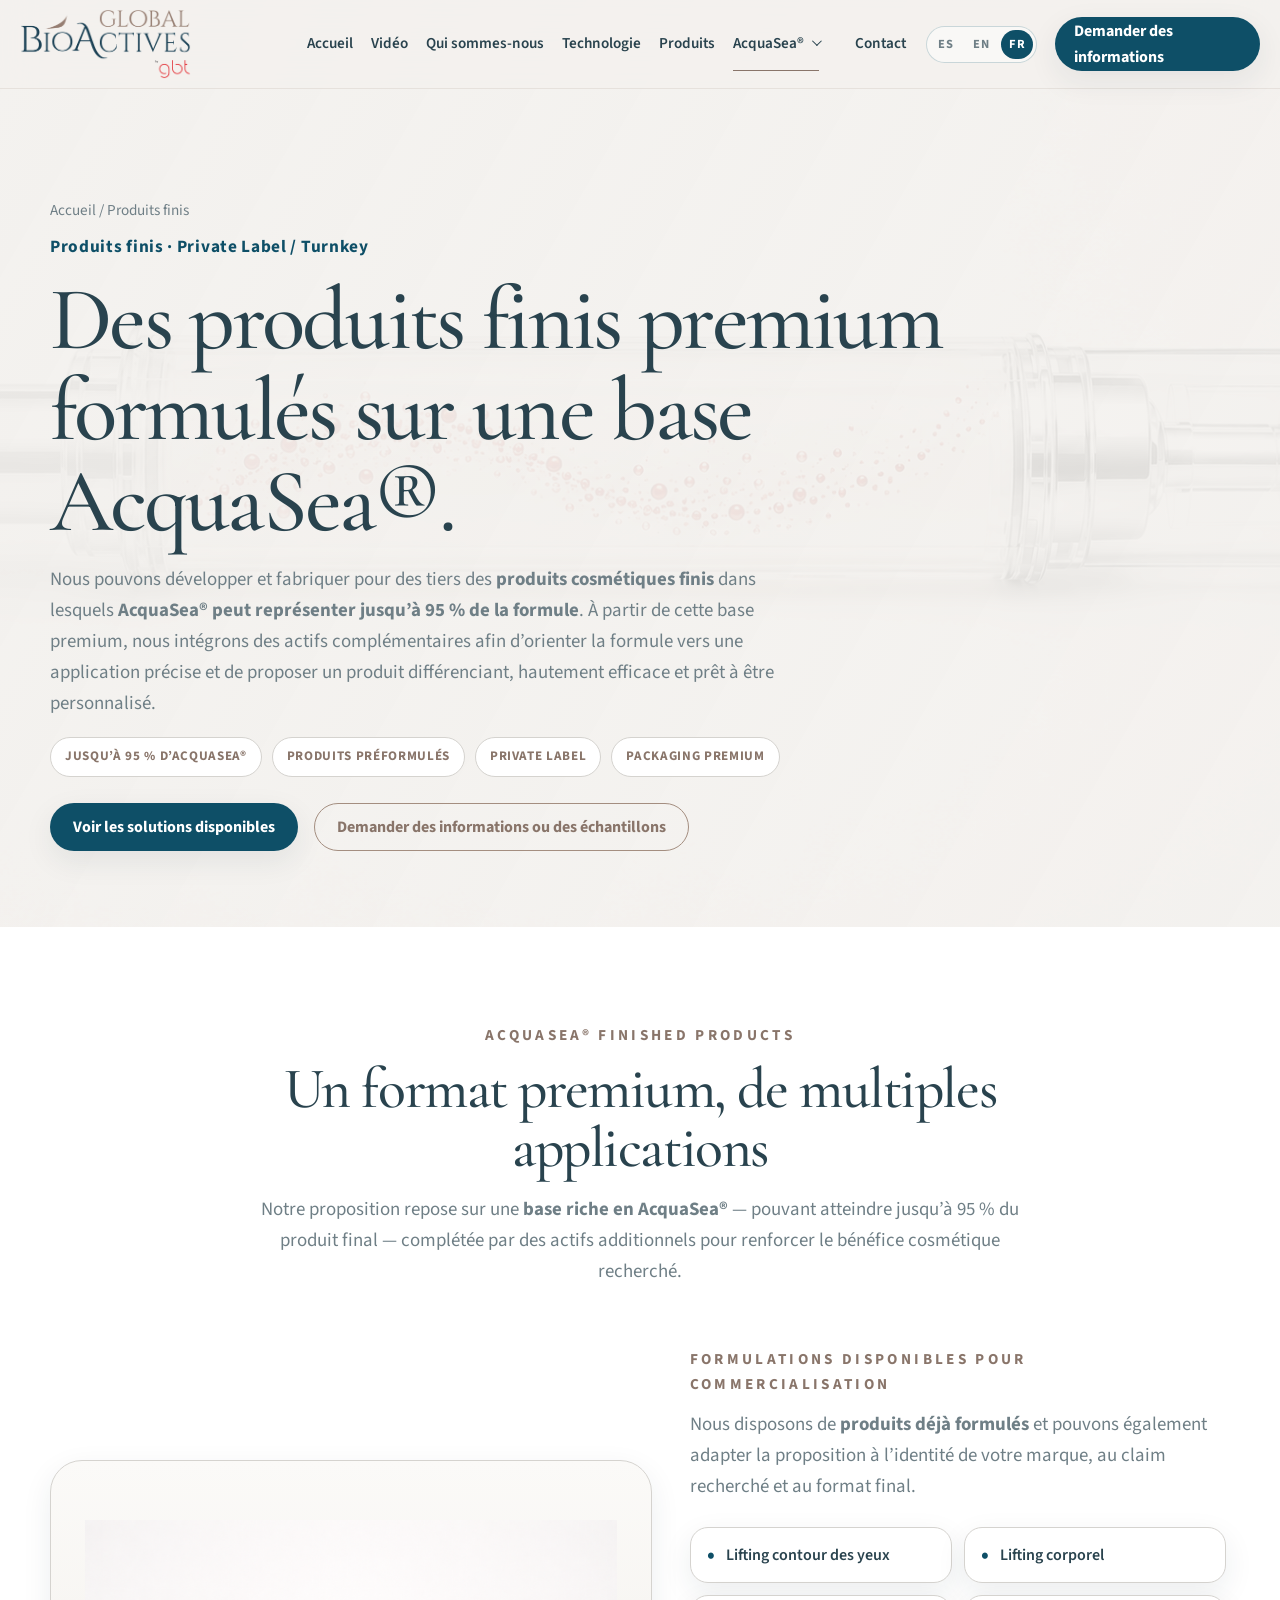
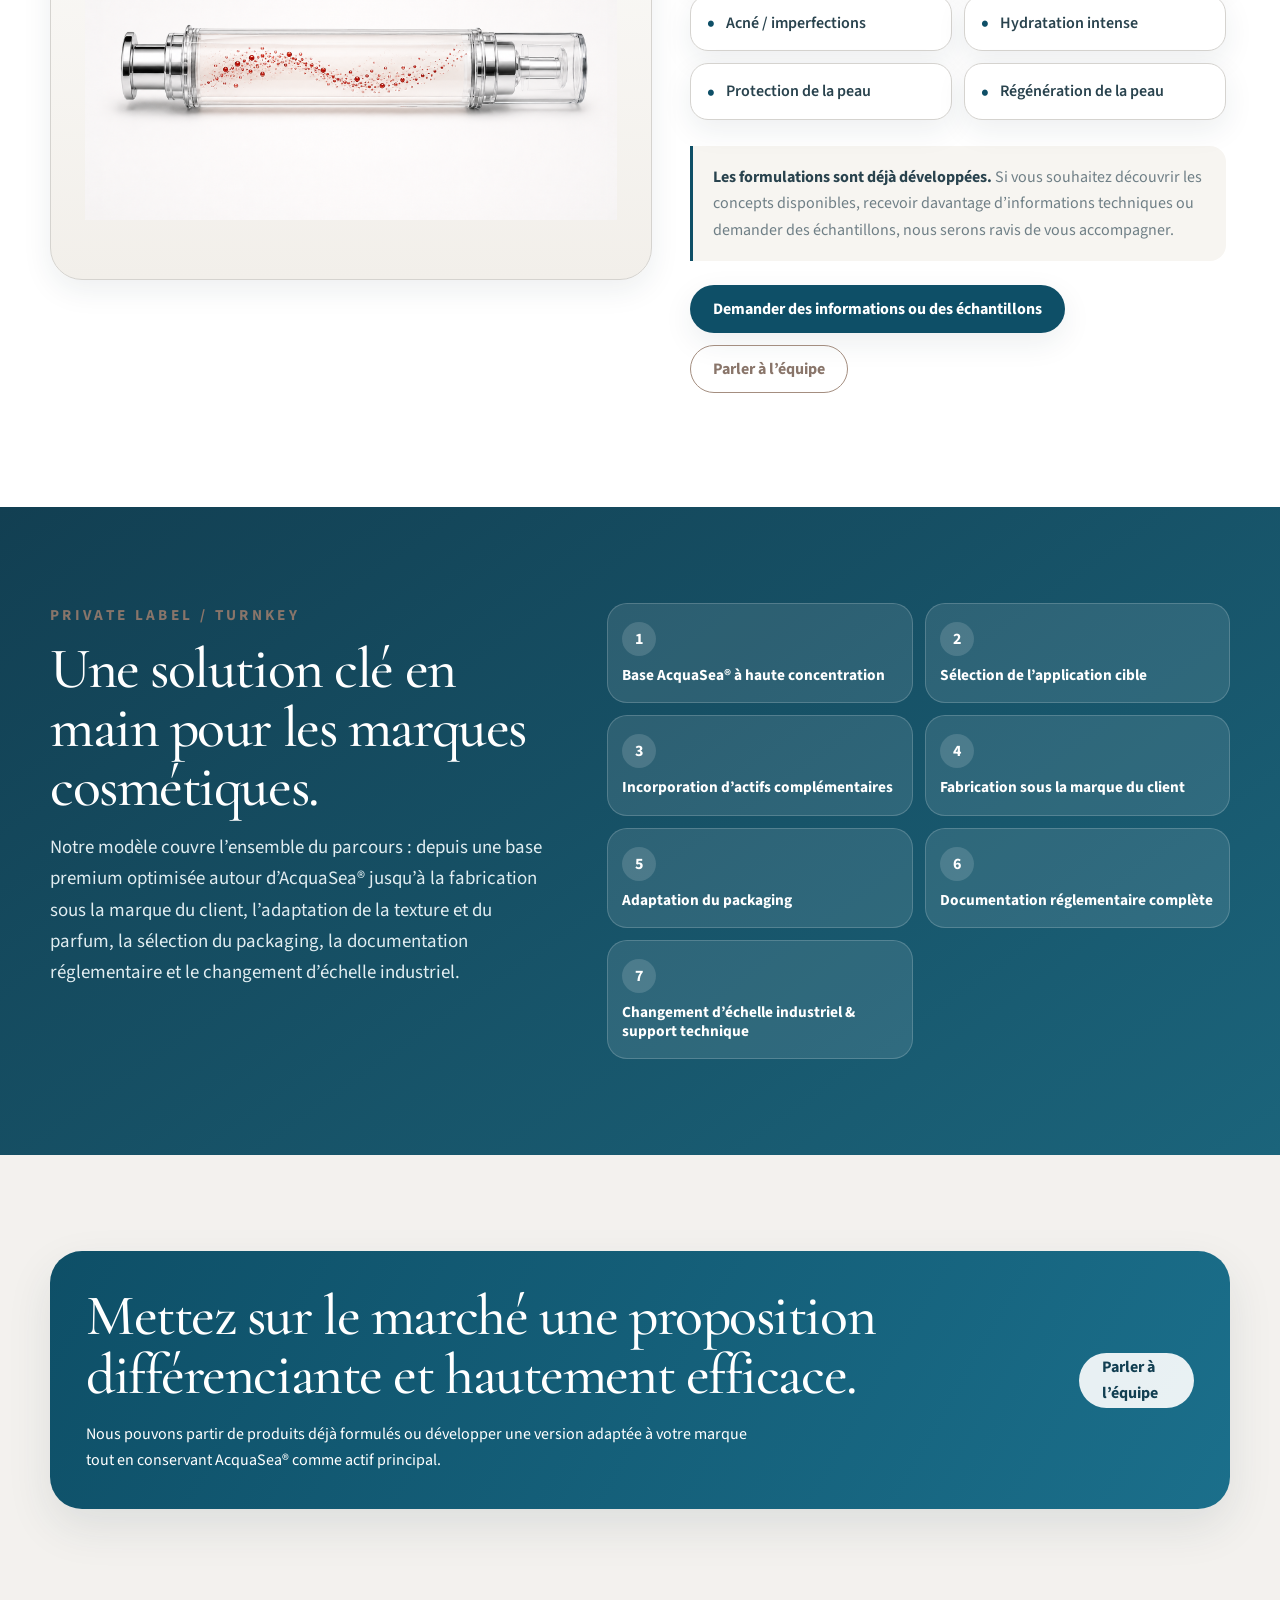
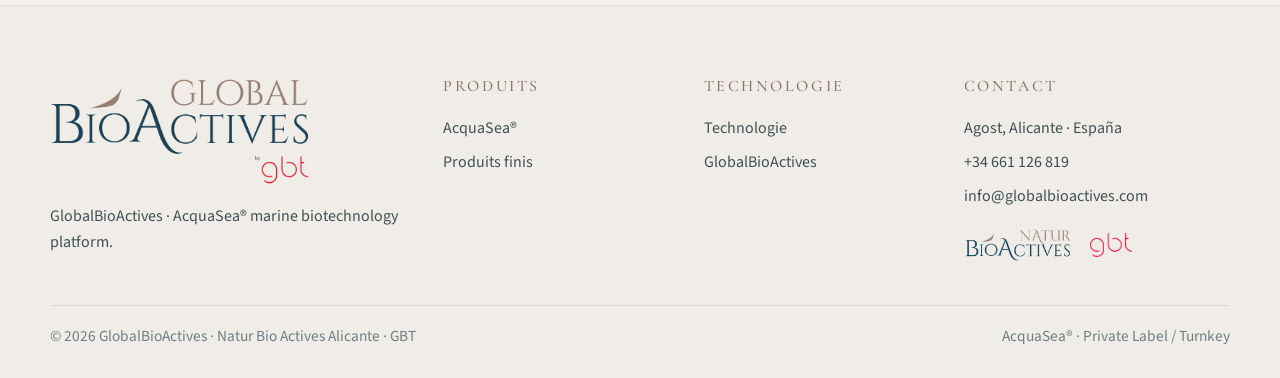
<file: fr/produits-finis.html>
<!DOCTYPE html>
<html lang="fr">
<head>
  <meta charset="utf-8"/>
  <meta content="width=device-width,initial-scale=1" name="viewport"/>
  <title>Produits finis premium & fabrication en marque blanche | GlobalBioActives</title>
  <meta content="Solutions cosmétiques premium pour tiers basées sur AcquaSea® : produits finis formulés sur une base pouvant contenir jusqu’à 95 % d’AcquaSea®, personnalisation, packaging et scale-up industriel." name="description"/>
  <link href="https://fonts.googleapis.com" rel="preconnect"/>
  <link crossorigin="" href="https://fonts.gstatic.com" rel="preconnect"/>
  <link href="https://fonts.googleapis.com/css2?family=Cormorant+Garamond:wght@400;500;600;700&family=Source+Sans+3:wght@300;400;600;700&display=swap" rel="stylesheet"/>
  <link href="../styles.css" rel="stylesheet"/>
  <link href="../productos-terminados.html" hreflang="es" rel="alternate"/>
  <link href="../en/finished-products.html" hreflang="en" rel="alternate"/>
  <link href="produits-finis.html" hreflang="fr" rel="alternate"/>
</head>
<body>
<header class="site-header">
  <div class="nav-wrap">
    <a aria-label="GlobalBioActives" class="logo" href="index.html"><img alt="GlobalBioActives by GBT" src="../assets/logo-globalbioactives.png"/></a>
    <button aria-label="Open menu" class="menu-toggle"><span></span><span></span><span></span></button>
    <nav class="main-nav">
      <a class="nav-top-link" href="index.html">Accueil</a>
      <a class="nav-top-link" href="index.html#video-planta">Vidéo</a>
      <a class="nav-top-link" href="index.html#quienes-somos">Qui sommes-nous</a>
      <a class="nav-top-link" href="index.html#tecnologia">Technologie</a>
      <a class="nav-top-link" href="index.html#aplicaciones">Produits</a>
      <div class="nav-dropdown active">
        <button aria-expanded="false" aria-haspopup="true" class="nav-dropdown-toggle" type="button"><span>AcquaSea®</span><span aria-hidden="true" class="nav-chevron"></span></button>
        <div aria-label="Explorer AcquaSea®" class="nav-dropdown-menu" role="menu">
          <a class="nav-sub-feature" href="cosmetica.html" role="menuitem"><span>Actif AcquaSea®</span><small>Actif cosmétique marin</small></a>
          <div class="nav-sub-grid">
            <a href="cosmetica.html#origen" role="menuitem">Origine</a>
            <a href="cosmetica.html#molecula" role="menuitem">Molécule</a>
            <a href="cosmetica.html#evidencia" role="menuitem">Preuves scientifiques</a>
            <a href="cosmetica.html#plataforma" role="menuitem">Plateforme de formulation</a>
          </div>
          <div class="nav-sub-divider"></div>
          <a class="nav-sub-feature nav-sub-finished active" href="produits-finis.html" role="menuitem"><span>Produits finis</span><small>Marque blanche / Clé en main</small></a>
        </div>
      </div>
      <a class="nav-top-link" href="contacto.html">Contact</a>
      <div aria-label="Sélecteur de langue" class="language-switcher"><a href="../productos-terminados.html">ES</a><a href="../en/finished-products.html">EN</a><a class="active-lang" href="produits-finis.html">FR</a></div>
      <a class="btn btn-primary nav-cta" href="contacto.html">Demander des informations</a>
    </nav>
  </div>
</header>
<main>
  <section class="page-hero finished-hero finished-hero-generic">
    <div class="hero-inner">
      <div class="breadcrumb">Accueil / Produits finis</div>
      <div class="finished-page-lead">
        <div class="hero-kicker">Produits finis · Private Label / Turnkey</div>
        <h1>Des produits finis premium formulés sur une base AcquaSea®.</h1>
        <p class="lead">Nous pouvons développer et fabriquer pour des tiers des <strong>produits cosmétiques finis</strong> dans lesquels <strong>AcquaSea® peut représenter jusqu’à 95 % de la formule</strong>. À partir de cette base premium, nous intégrons des actifs complémentaires afin d’orienter la formule vers une application précise et de proposer un produit différenciant, hautement efficace et prêt à être personnalisé.</p>
        <div class="product-specs hero-specs">
          <span>Jusqu’à 95 % d’AcquaSea®</span>
          <span>Produits préformulés</span>
          <span>Private label</span>
          <span>Packaging premium</span>
        </div>
        <div class="hero-actions">
          <a class="btn btn-primary" href="#portfolio">Voir les solutions disponibles</a>
          <a class="btn btn-outline-dark" href="contacto.html">Demander des informations ou des échantillons</a>
        </div>
      </div>
    </div>
  </section>

  <section class="section bg-white" id="portfolio">
    <div class="container">
      <div class="section-head center">
        <div class="eyebrow">AcquaSea® Finished Products</div>
        <h2>Un format premium, de multiples applications</h2>
        <p class="lead">Notre proposition repose sur une <strong>base riche en AcquaSea®</strong> — pouvant atteindre jusqu’à 95 % du produit final — complétée par des actifs additionnels pour renforcer le bénéfice cosmétique recherché.</p>
      </div>

      <div class="v25-launch-wrap">
        <div class="v25-syringe-showcase">
          <img alt="Applicateur cosmétique premium de type seringue, sans marque, formulé sur une base AcquaSea" src="../assets/finished-products/generic-acquasea-syringe-v24.png"/>
        </div>
        <div class="v25-launch-copy">
          <div class="eyebrow">Formulations disponibles pour commercialisation</div>
          <p class="lead">Nous disposons de <strong>produits déjà formulés</strong> et pouvons également adapter la proposition à l’identité de votre marque, au claim recherché et au format final.</p>
          <div class="v25-app-grid">
            <div class="v25-app-chip">Lifting contour des yeux</div>
            <div class="v25-app-chip">Lifting corporel</div>
            <div class="v25-app-chip">Acné / imperfections</div>
            <div class="v25-app-chip">Hydratation intense</div>
            <div class="v25-app-chip">Protection de la peau</div>
            <div class="v25-app-chip">Régénération de la peau</div>
          </div>
          <p class="v25-availability-note"><strong>Les formulations sont déjà développées.</strong> Si vous souhaitez découvrir les concepts disponibles, recevoir davantage d’informations techniques ou demander des échantillons, nous serons ravis de vous accompagner.</p>
          <div class="v25-two-cta">
            <a class="btn btn-primary" href="contacto.html">Demander des informations ou des échantillons</a>
            <a class="btn btn-outline-dark" href="contacto.html">Parler à l’équipe</a>
          </div>
        </div>
      </div>
    </div>
  </section>

  <section class="section manufacturing-band">
    <div class="container">
      <div class="manufacturing-grid">
        <div>
          <div class="eyebrow">Private Label / Turnkey</div>
          <h2>Une solution clé en main pour les marques cosmétiques.</h2>
          <p class="lead">Notre modèle couvre l’ensemble du parcours : depuis une base premium optimisée autour d’AcquaSea® jusqu’à la fabrication sous la marque du client, l’adaptation de la texture et du parfum, la sélection du packaging, la documentation réglementaire et le changement d’échelle industriel.</p>
        </div>
        <div class="turnkey-process">
          <div class="turnkey-step"><span>1</span><strong>Base AcquaSea® à haute concentration</strong></div>
          <div class="turnkey-step"><span>2</span><strong>Sélection de l’application cible</strong></div>
          <div class="turnkey-step"><span>3</span><strong>Incorporation d’actifs complémentaires</strong></div>
          <div class="turnkey-step"><span>4</span><strong>Fabrication sous la marque du client</strong></div>
          <div class="turnkey-step"><span>5</span><strong>Adaptation du packaging</strong></div>
          <div class="turnkey-step"><span>6</span><strong>Documentation réglementaire complète</strong></div>
          <div class="turnkey-step"><span>7</span><strong>Changement d’échelle industriel & support technique</strong></div>
        </div>
      </div>
    </div>
  </section>

  <section class="section">
    <div class="container">
      <div class="cta">
        <div>
          <h2>Mettez sur le marché une proposition différenciante et hautement efficace.</h2>
          <p>Nous pouvons partir de produits déjà formulés ou développer une version adaptée à votre marque tout en conservant AcquaSea® comme actif principal.</p>
        </div>
        <a class="btn btn-light" href="contacto.html">Parler à l’équipe</a>
      </div>
    </div>
  </section>
</main>
<footer class="site-footer">
  <div class="container">
    <div class="footer-grid">
      <div>
        <div class="footer-logo"><img alt="GlobalBioActives by gbt" src="../assets/logo-globalbioactives.png"/></div>
        <p>GlobalBioActives · AcquaSea® marine biotechnology platform.</p>
      </div>
      <div>
        <h4>Produits</h4>
        <a href="cosmetica.html">AcquaSea®</a>
        <a href="produits-finis.html">Produits finis</a>
      </div>
      <div>
        <h4>Technologie</h4>
        <a href="index.html#tecnologia">Technologie</a>
        <a href="index.html#quienes-somos">GlobalBioActives</a>
      </div>
      <div class="footer-contact">
        <h4>Contact</h4>
        <a class="footer-line" href="#">Agost, Alicante · España</a>
        <a class="footer-line" href="tel:+34661126819">+34 661 126 819</a>
        <a class="footer-line" href="mailto:info@globalbioactives.com">info@globalbioactives.com</a>
        <div class="footer-partners footer-partners-right"><img alt="Natur BioActives" src="../assets/logo-naturbioactives.png"/><img alt="GBT" class="logo-gbt" src="../assets/logo-gbt.png"/></div>
      </div>
    </div>
    <div class="footer-bottom"><span>© 2026 GlobalBioActives · Natur Bio Actives Alicante · GBT</span><span>AcquaSea® · Private Label / Turnkey</span></div>
  </div>
</footer>
<script src="../script.js"></script>
</body>
</html>
</file>
<file: styles.css>
:root{
  --paper:#f3f1ee;
  --paper-2:#ebe7e2;
  --white:#ffffff;
  --teal:#0e4f67;
  --teal-deep:#123f52;
  --taupe:#a48e80;
  --taupe-deep:#89756a;
  --text:#405156;
  --heading:#29434e;
  --muted:#6f7f86;
  --line:#d5d3cf;
  --red:#e22429;
  --shadow:0 18px 45px rgba(31,56,66,.10);
  --shadow-soft:0 10px 30px rgba(31,56,66,.08);
  --radius:24px;
  --radius-sm:16px;
  --max:1180px;
}
*{box-sizing:border-box}
html{scroll-behavior:smooth}
body{margin:0;font-family:"Source Sans 3",Arial,sans-serif;background:var(--paper);color:var(--text);line-height:1.65}
a{text-decoration:none;color:inherit}
img{max-width:100%;display:block}
h1,h2,h3,h4{margin:0 0 16px;font-family:"Cormorant Garamond",Georgia,serif;color:var(--heading);line-height:1.02;font-weight:500}
h1{font-size:clamp(3.2rem,7vw,6rem);letter-spacing:-.03em}
h2{font-size:clamp(2.5rem,4.5vw,4.2rem);letter-spacing:-.025em}
h3{font-size:2rem}
h4{font-size:1.25rem}
p{margin:0 0 16px;color:var(--text)}
strong{font-weight:700}
small{font-size:.9rem}
.container{width:min(var(--max),calc(100% - 48px));margin:auto}
.section{padding:96px 0}
.section-sm{padding:54px 0}
.bg-white{background:var(--white)}
.bg-paper-2{background:var(--paper-2)}
.bg-dark{background:linear-gradient(160deg,#133f4d,#0a2f3e);color:#eef4f6}
.bg-dark h2,.bg-dark h3{color:#fff}
.bg-dark p,.bg-dark li{color:#d4e2e7}
.lead{font-size:1.18rem;color:var(--muted);max-width:760px}
.eyebrow{font-size:.95rem;letter-spacing:.22em;text-transform:uppercase;color:var(--taupe-deep);font-weight:700;margin-bottom:12px}
.section-head{max-width:860px;margin-bottom:42px}
.section-head.center{text-align:center;margin-left:auto;margin-right:auto}
.section-head.center .lead{margin-left:auto;margin-right:auto}

.site-header{position:fixed;top:0;left:0;right:0;z-index:100;background:rgba(243,241,238,.92);backdrop-filter:blur(16px);border-bottom:1px solid rgba(165,149,138,.18)}
.nav-wrap{width:min(1280px,calc(100% - 40px));height:88px;margin:auto;display:flex;align-items:center;justify-content:space-between;gap:24px}
.logo{display:flex;align-items:center;gap:14px;min-width:0}
.logo img{width:260px;max-width:46vw;height:auto}
.logo-tag{display:flex;flex-direction:column;gap:2px;font-size:.86rem;color:var(--muted)}
.logo-tag strong{font-size:.96rem;color:var(--taupe-deep);letter-spacing:.08em;text-transform:uppercase}
.main-nav{display:flex;align-items:center;gap:26px;font-size:1rem;font-weight:600;color:var(--heading)}
.main-nav a{position:relative}
.main-nav a:not(.btn):after{content:"";position:absolute;left:0;bottom:-6px;width:0;height:1px;background:var(--taupe-deep);transition:.25s}
.main-nav a:hover:after,.main-nav a.active:after{width:100%}
.menu-toggle{display:none;background:none;border:0;padding:8px}
.menu-toggle span{display:block;width:24px;height:2px;background:var(--heading);margin:5px 0}

.btn{display:inline-flex;align-items:center;justify-content:center;gap:10px;min-height:48px;padding:0 22px;border-radius:999px;border:1px solid transparent;font-size:1rem;font-weight:700;transition:.22s ease}
.btn:hover{transform:translateY(-2px)}
.btn-primary{background:var(--teal);color:#fff;box-shadow:var(--shadow-soft)}
.btn-secondary{background:var(--taupe);color:#fff}
.btn-light{background:rgba(255,255,255,.9);color:var(--teal-deep)}
.btn-outline{border-color:rgba(255,255,255,.6);color:#fff}
.btn-outline-dark{border-color:var(--taupe);color:var(--taupe-deep);background:transparent}
.nav-cta{min-height:42px;padding:0 18px}

.hero,.page-hero{position:relative;overflow:hidden;padding-top:88px}
.hero{min-height:100vh;background:linear-gradient(110deg,rgba(243,241,238,.92) 0%,rgba(243,241,238,.88) 45%,rgba(243,241,238,.55) 100%),url('img/planta-1-wide.jpg') center/cover no-repeat;display:flex;align-items:center}
.page-hero{min-height:76vh;background:linear-gradient(120deg,rgba(243,241,238,.95),rgba(243,241,238,.74)),url('img/planta-2-wide.jpg') center/cover no-repeat;display:flex;align-items:center}
.hero-inner{width:min(var(--max),calc(100% - 48px));margin:auto;padding:72px 0 92px;position:relative;z-index:2}
.hero-grid{display:grid;grid-template-columns:minmax(0,1.15fr) minmax(360px,.85fr);gap:52px;align-items:center}
.hero-brand{max-width:560px;margin-bottom:20px}
.hero-kicker{font-size:1.08rem;color:var(--teal);font-weight:700;letter-spacing:.04em;margin-bottom:12px}
.hero p.lead{color:#576970;max-width:760px}
.hero-actions{display:flex;gap:16px;flex-wrap:wrap;margin-top:26px}
.hero-panel{background:rgba(255,255,255,.72);border:1px solid rgba(14,79,103,.16);backdrop-filter:blur(8px);border-radius:32px;padding:28px;box-shadow:var(--shadow)}
.hero-panel h3{font-size:2.15rem;color:var(--teal-deep)}
.hero-panel ul{padding-left:18px;margin:18px 0 0}
.hero-panel li{margin-bottom:8px;color:var(--text)}
.breadcrumb{font-size:.95rem;color:var(--muted);margin-bottom:10px}

.stat-row{display:grid;grid-template-columns:repeat(4,1fr);gap:18px;margin-top:38px}
.stat-card{background:rgba(255,255,255,.82);border:1px solid rgba(165,149,138,.18);border-radius:22px;padding:18px 18px 16px;box-shadow:var(--shadow-soft)}
.stat-card strong{display:block;font-size:2rem;line-height:1;color:var(--teal);margin-bottom:8px}
.stat-card span{display:block;color:var(--muted);font-size:.98rem}

.brand-ecosystem{display:grid;grid-template-columns:repeat(3,1fr);gap:24px}
.brand-card{background:var(--white);border:1px solid var(--line);border-radius:28px;padding:28px;box-shadow:var(--shadow-soft)}
.brand-card .mini-label{font-size:.85rem;letter-spacing:.18em;text-transform:uppercase;color:var(--taupe-deep);font-weight:700;margin-bottom:16px}
.brand-card img{height:52px;width:auto;object-fit:contain;margin-bottom:18px}
.brand-card img.logo-gbt{height:24px;width:auto}
.brand-card p{margin-bottom:0}

.split{display:grid;grid-template-columns:minmax(0,1.02fr) minmax(0,.98fr);gap:54px;align-items:center}
.split.reverse{grid-template-columns:minmax(0,.94fr) minmax(0,1.06fr)}
.image-frame{background:var(--white);padding:18px;border-radius:34px;box-shadow:var(--shadow);border:1px solid rgba(165,149,138,.14)}
.image-frame img{border-radius:24px;width:100%;object-fit:cover}
.checks{list-style:none;padding:0;margin:24px 0 0}
.checks li{padding-left:28px;position:relative;margin-bottom:10px}
.checks li:before{content:"";position:absolute;left:0;top:.55em;width:12px;height:12px;border-radius:50%;background:var(--teal);box-shadow:0 0 0 4px rgba(14,79,103,.12)}

.grid{display:grid;gap:24px}
.grid-2{grid-template-columns:repeat(2,1fr)}
.grid-3{grid-template-columns:repeat(3,1fr)}
.grid-4{grid-template-columns:repeat(4,1fr)}
.card{background:var(--white);border:1px solid var(--line);border-radius:28px;padding:28px;box-shadow:var(--shadow-soft)}
.card h3{font-size:1.8rem;margin-bottom:10px;color:var(--teal-deep)}
.card p{margin-bottom:0}
.number{display:inline-flex;align-items:center;justify-content:center;width:46px;height:46px;border-radius:50%;border:1px solid rgba(14,79,103,.22);color:var(--teal);font-size:1rem;font-weight:700;margin-bottom:18px;background:rgba(14,79,103,.04)}

.sector-card{text-align:center;padding-top:22px}
.sector-badge{width:126px;height:126px;border-radius:50%;margin:0 auto 20px;border:1.5px solid rgba(14,79,103,.28);display:flex;align-items:center;justify-content:center;background:linear-gradient(180deg,#fff, #f4f6f7);box-shadow:0 22px 35px rgba(44,60,65,.12)}
.sector-badge span{width:102px;height:102px;border-radius:50%;display:flex;align-items:center;justify-content:center;font-size:1.05rem;font-weight:700;color:var(--teal);border:1px solid rgba(164,142,128,.25);background:#fff;padding:14px;line-height:1.15}
.sector-card p{font-size:1rem;color:var(--muted)}

.metric-grid{display:grid;grid-template-columns:repeat(4,1fr);gap:20px}
.metric{background:rgba(255,255,255,.08);border:1px solid rgba(255,255,255,.16);border-radius:26px;padding:24px}
.metric strong{display:block;font-size:2.4rem;line-height:1;margin-bottom:10px;color:#fff;font-family:"Cormorant Garamond",Georgia,serif}
.metric span{display:block;color:#dce8ec;font-size:1rem}
.metric.light{background:var(--white);border:1px solid var(--line);box-shadow:var(--shadow-soft)}
.metric.light strong{color:var(--teal)}
.metric.light span{color:var(--muted)}

.callout{background:var(--white);border:1px solid rgba(165,149,138,.2);border-left:4px solid var(--taupe);padding:18px 20px;border-radius:18px;color:var(--text)}
.compare{width:100%;border-collapse:separate;border-spacing:0;background:var(--white);border:1px solid var(--line);border-radius:26px;overflow:hidden;box-shadow:var(--shadow-soft)}
.compare th,.compare td{padding:18px 20px;text-align:left;border-bottom:1px solid var(--line)}
.compare th{background:#f7f5f2;color:var(--taupe-deep);font-size:1rem}
.compare tr:last-child td{border-bottom:0}
.compare td:last-child{font-weight:600;color:var(--teal-deep)}

.logo-showcase{display:flex;align-items:center;gap:16px;flex-wrap:wrap;margin-top:18px}
.logo-showcase img{height:46px;width:auto;object-fit:contain}
.logo-showcase img.logo-gbt{height:22px;width:auto}

.cta{display:flex;justify-content:space-between;align-items:center;gap:28px;padding:36px;border-radius:32px;background:linear-gradient(120deg,var(--teal),#1b6f8b);box-shadow:var(--shadow)}
.cta h2,.cta p{color:#fff}
.cta p{margin-bottom:0;max-width:680px}

.contact-layout{display:grid;grid-template-columns:minmax(0,.95fr) minmax(0,1.05fr);gap:40px;align-items:start}
.contact-card{background:var(--white);border:1px solid var(--line);border-radius:30px;padding:30px;box-shadow:var(--shadow-soft)}
.contact-form h3,.contact-card h3{font-size:2rem;color:var(--teal-deep)}
.field-grid{display:grid;grid-template-columns:repeat(2,1fr);gap:16px}
.field{margin-bottom:16px}
.field label{display:block;font-size:.96rem;font-weight:700;color:var(--heading);margin-bottom:6px}
.field input,.field select,.field textarea{width:100%;padding:14px 16px;border-radius:16px;border:1px solid var(--line);background:#fbfaf8;font:inherit;color:var(--text)}
.field textarea{min-height:140px;resize:vertical}
.privacy{display:flex;gap:10px;align-items:flex-start;font-size:.94rem;color:var(--muted);margin-top:4px}
.privacy input{margin-top:4px}
.contact-list{display:grid;gap:16px;margin-top:24px}
.contact-item{background:var(--white);border:1px solid var(--line);border-radius:22px;padding:18px 20px}
.contact-item strong{display:block;color:var(--teal-deep);font-size:1.04rem;margin-bottom:4px}

.site-footer{background:#f0ece7;border-top:1px solid rgba(165,149,138,.18);padding:72px 0 28px}
.footer-grid{display:grid;grid-template-columns:1.35fr .85fr .85fr 1fr;gap:34px}
.footer-logo img{width:260px;max-width:100%;height:auto;margin-bottom:18px}
.footer-partners{display:flex;gap:18px;align-items:center;flex-wrap:wrap;margin-top:20px}
.footer-partners img{height:34px;width:auto;object-fit:contain}
.footer-partners img.logo-gbt{height:18px;width:auto}
.site-footer h4{font-size:1rem;letter-spacing:.16em;text-transform:uppercase;color:var(--taupe-deep);margin-bottom:14px}
.site-footer a,.site-footer p{color:var(--text);font-size:1rem}
.site-footer a{display:block;margin:10px 0}
.footer-bottom{margin-top:34px;padding-top:18px;border-top:1px solid rgba(165,149,138,.24);display:flex;justify-content:space-between;gap:16px;flex-wrap:wrap;color:var(--muted);font-size:.96rem}

@media (max-width: 1050px){
  .hero-grid,.grid-4,.grid-3,.contact-layout,.footer-grid,.metric-grid,.stat-row{grid-template-columns:repeat(2,1fr)}
  .split,.split.reverse{grid-template-columns:1fr}
}
@media (max-width: 900px){
  .main-nav{display:none;position:absolute;top:88px;left:0;right:0;padding:24px;background:rgba(243,241,238,.98);border-bottom:1px solid rgba(165,149,138,.18);flex-direction:column;align-items:flex-start}
  .main-nav.open{display:flex}
  .menu-toggle{display:block}
  .logo img{width:210px;max-width:54vw}
  .hero,.page-hero{min-height:auto}
  .hero-inner{padding:48px 0 70px}
  .hero-grid,.brand-ecosystem,.grid-4,.grid-3,.grid-2,.contact-layout,.footer-grid,.metric-grid,.field-grid,.stat-row{grid-template-columns:1fr}
}
@media (max-width: 600px){
  body{font-size:17px}
  .container,.hero-inner{width:min(100% - 28px,var(--max))}
  .nav-wrap{width:calc(100% - 28px);height:80px}
  .site-header{backdrop-filter:blur(12px)}
  .logo img{width:170px}
  .section{padding:72px 0}
  .card,.brand-card,.contact-card,.hero-panel{padding:24px}
  .image-frame{padding:14px;border-radius:24px}
  .image-frame img{border-radius:18px}
  .cta{flex-direction:column;align-items:flex-start;padding:28px}
  .metric strong{font-size:2rem}
  .footer-bottom{flex-direction:column}
}

/* Extended sections for v3 */
.four-up{grid-template-columns:repeat(4,1fr)}
.text-logo{font-family:"Cormorant Garamond",Georgia,serif;font-size:2rem;color:var(--teal-deep);margin-bottom:18px}
.mini-card h3{font-size:1.55rem;margin-bottom:10px}
.text-center{text-align:center}
.glass-card{background:rgba(255,255,255,.12);border-color:rgba(255,255,255,.18)}
.light-checks li:before{background:#fff;box-shadow:0 0 0 4px rgba(255,255,255,.14)}
.tag-chip{display:inline-flex;align-items:center;min-height:38px;padding:0 16px;border-radius:999px;background:#df8d27;color:#fff;font-size:.92rem;font-weight:700;letter-spacing:.05em;text-transform:uppercase;margin-bottom:18px}
.benefit-inline{font-size:1.12rem;color:var(--taupe-deep);font-weight:700;display:flex;gap:12px;flex-wrap:wrap;margin:20px 0 14px}
.benefit-inline span{color:#d18d3e}
.mini-feature{padding:14px 0;border-bottom:1px solid rgba(14,79,103,.10)}
.mini-feature:last-child{border-bottom:0;padding-bottom:0}
.mini-feature strong{display:block;color:var(--teal-deep);margin-bottom:4px}
.mini-feature span{display:block;color:var(--text)}
.grid-5{grid-template-columns:repeat(5,1fr)}
.process-grid{gap:18px}
.process-card{padding:22px}
.process-card h4{font-size:1.15rem;margin-bottom:8px;color:var(--teal-deep)}
.icon-row{display:flex;gap:16px;flex-wrap:wrap;justify-content:center;margin-top:26px}
.icon-row.wrap-left{justify-content:flex-start}
.icon-pill{padding:12px 18px;border-radius:999px;background:var(--white);border:1px solid var(--line);box-shadow:var(--shadow-soft);font-weight:600;color:var(--teal-deep)}
.detail-list{list-style:none;padding:0;margin:0}
.detail-list li{position:relative;padding-left:22px;margin-bottom:10px}
.detail-list li:before{content:"•";position:absolute;left:0;top:0;color:#d18d3e;font-weight:700}
.table-card h3{margin-bottom:18px}
.compact-table{width:100%;border-collapse:collapse;font-size:.98rem}
.compact-table th,.compact-table td{padding:12px 10px;border-bottom:1px solid var(--line);text-align:left}
.compact-table th{color:var(--taupe-deep);background:#f7f5f2;font-size:.95rem}
.compact-table tr:last-child td{border-bottom:0}
.family-card h3{color:var(--teal-deep);margin-bottom:6px}
.family-card p{font-weight:700;color:var(--taupe-deep);margin-bottom:8px}
.family-card span{display:block;color:var(--muted)}
.two-col-gap{grid-template-columns:repeat(2,1fr);gap:20px;margin-top:28px}
.acqua-hero{background:linear-gradient(120deg,rgba(243,241,238,.96),rgba(243,241,238,.84)),url('img/planta-2-wide.jpg') center/cover no-repeat}

@media (max-width:1050px){
  .four-up,.grid-5{grid-template-columns:repeat(2,1fr)}
}
@media (max-width:900px){
  .four-up,.grid-5,.two-col-gap{grid-template-columns:1fr}
  .benefit-inline{font-size:1rem}
}

/* v4: home content refinement and stronger photography */
.logo img{width:245px;max-width:44vw;height:64px;object-fit:contain;object-position:left center}
.hero{min-height:auto;background:linear-gradient(100deg,rgba(243,241,238,.97) 0%,rgba(243,241,238,.92) 58%,rgba(243,241,238,.72) 100%),url('img/planta-2-wide.jpg') center/cover no-repeat;align-items:center}
.hero-inner{padding:96px 0 70px}
.hero-copy{max-width:940px}
.hero-copy h1{max-width:980px;margin-bottom:28px}
.hero-copy .lead{max-width:860px}
.hero-summary{display:grid;grid-template-columns:1.15fr .8fr 1.15fr;gap:20px;margin-top:42px;align-items:stretch}
.summary-card{background:rgba(255,255,255,.9);border:1px solid rgba(14,79,103,.13);border-radius:26px;padding:26px;box-shadow:var(--shadow-soft);backdrop-filter:blur(8px)}
.summary-card h3{font-size:1.65rem;margin-bottom:12px;color:var(--teal-deep)}
.summary-card p{margin-bottom:0;color:var(--muted)}
.summary-card ul{margin:0;padding-left:20px;color:var(--text)}
.summary-card li{margin:7px 0}
.summary-value{font-family:"Cormorant Garamond",Georgia,serif;font-size:3.35rem;line-height:.95;color:var(--teal);margin-bottom:10px;font-weight:600}
.photo-story{position:relative;display:grid;grid-template-columns:1.65fr .75fr;min-height:620px;background:#fff;overflow:hidden}
.photo-story img{width:100%;height:100%;object-fit:cover}
.photo-main{min-height:620px}
.photo-stack{display:grid;grid-template-rows:1fr 1fr;gap:8px;padding-left:8px}
.photo-stack>div{min-height:0}
.photo-caption{position:absolute;left:max(28px,calc((100vw - var(--max))/2));bottom:34px;background:rgba(243,241,238,.92);backdrop-filter:blur(10px);border-radius:20px;padding:18px 22px;box-shadow:var(--shadow);max-width:420px}
.photo-caption span{display:block;text-transform:uppercase;letter-spacing:.16em;font-size:.82rem;color:var(--taupe-deep);font-weight:700;margin-bottom:5px}
.photo-caption strong{font-family:"Cormorant Garamond",Georgia,serif;font-size:1.8rem;line-height:1.05;color:var(--teal-deep)}
.brand-card{min-height:285px}
.brand-card img{max-width:100%}
.image-frame img{min-height:420px}

@media(max-width:1050px){
  .hero-summary{grid-template-columns:1fr 1fr}
  .summary-card-wide{grid-column:1/-1}
  .photo-story{grid-template-columns:1fr;min-height:auto}
  .photo-main{min-height:500px}
  .photo-stack{display:none}
}
@media(max-width:900px){
  .logo img{width:205px;height:58px;max-width:58vw}
  .hero-inner{padding:64px 0 56px}
  .hero-summary{grid-template-columns:1fr}
  .summary-card-wide{grid-column:auto}
  .brand-ecosystem.brand-ordered{grid-template-columns:1fr}
  .brand-ordered .brand-card{min-height:0}
}
@media(max-width:600px){
  .logo img{width:175px;height:52px}
  .summary-card{padding:22px}
  .summary-value{font-size:2.8rem}
  .photo-main{min-height:380px}
  .photo-caption{left:14px;right:14px;bottom:14px;max-width:none}
  .photo-caption strong{font-size:1.5rem}
}

/* v5: opening photography and logo refinements */
.site-header .logo img{
  width:270px;
  height:70px;
  max-width:47vw;
  object-fit:contain;
  object-position:left center;
}
.opening-photo{
  padding:112px 26px 28px;
  background:var(--paper);
}
.opening-photo-frame{
  position:relative;
  width:min(1450px,100%);
  height:clamp(430px,67vh,760px);
  margin:0 auto;
  padding:16px;
  background:linear-gradient(145deg,#fff 0%,#f7f5f2 48%,#e6e1dc 100%);
  border:1px solid rgba(255,255,255,.95);
  border-radius:34px;
  box-shadow:
    0 28px 70px rgba(31,56,66,.18),
    inset 2px 2px 0 rgba(255,255,255,.95),
    inset -2px -2px 0 rgba(164,142,128,.16);
  overflow:hidden;
}
.opening-photo-frame:before{
  content:"";
  position:absolute;
  inset:8px;
  z-index:1;
  pointer-events:none;
  border-radius:27px;
  border:1px solid rgba(255,255,255,.9);
  box-shadow:inset 0 0 22px rgba(255,255,255,.55);
}
.opening-photo-frame img{
  width:100%;
  height:100%;
  object-fit:cover;
  object-position:center;
  border-radius:23px;
}
.opening-photo-caption{
  position:absolute;
  z-index:2;
  left:42px;
  bottom:38px;
  max-width:460px;
  padding:17px 21px;
  border-radius:18px;
  background:rgba(255,255,255,.88);
  backdrop-filter:blur(12px);
  box-shadow:0 12px 34px rgba(23,50,61,.15);
  border:1px solid rgba(255,255,255,.9);
}
.opening-photo-caption span{
  display:block;
  color:var(--taupe-deep);
  font-size:.82rem;
  text-transform:uppercase;
  letter-spacing:.17em;
  font-weight:700;
  margin-bottom:4px;
}
.opening-photo-caption strong{
  display:block;
  color:var(--teal-deep);
  font:600 1.75rem/1.05 "Cormorant Garamond",Georgia,serif;
}
.hero{
  background:var(--paper);
  min-height:auto;
}
.hero-inner{
  padding:62px 0 76px;
}
.hero-copy{
  max-width:980px;
}
.hero-copy h1{
  max-width:1050px;
}
.technology-layout{
  display:grid;
  grid-template-columns:minmax(330px,.85fr) minmax(0,1.65fr);
  gap:34px;
  align-items:stretch;
}
.technology-layout .grid-3{
  grid-template-columns:repeat(2,1fr);
}
.technology-photo{
  min-height:100%;
}
.technology-photo img{
  height:100%;
  min-height:620px;
  object-fit:cover;
}
.brand-card img.logo-gbt{
  width:145px;
  height:auto;
  max-height:none;
  object-fit:contain;
  object-position:left center;
  margin-bottom:22px;
}
.logo-showcase img.logo-gbt,
.footer-partners img.logo-gbt{
  width:auto;
  height:38px;
  max-width:150px;
  object-fit:contain;
  object-position:left center;
}

@media(max-width:1050px){
  .technology-layout{grid-template-columns:1fr}
  .technology-photo img{min-height:440px}
}
@media(max-width:900px){
  .site-header .logo img{width:225px;height:62px;max-width:61vw}
  .opening-photo{padding:98px 16px 18px}
  .opening-photo-frame{height:clamp(380px,56vh,580px);padding:12px;border-radius:26px}
  .opening-photo-frame img{border-radius:18px}
  .opening-photo-caption{left:28px;right:28px;bottom:26px;max-width:none}
  .technology-layout .grid-3{grid-template-columns:1fr}
}
@media(max-width:600px){
  .site-header .logo img{width:188px;height:54px}
  .opening-photo{padding:88px 10px 10px}
  .opening-photo-frame{height:400px;padding:9px;border-radius:20px}
  .opening-photo-frame:before{inset:5px;border-radius:16px}
  .opening-photo-frame img{border-radius:13px}
  .opening-photo-caption{left:18px;right:18px;bottom:18px;padding:14px 16px}
  .opening-photo-caption strong{font-size:1.42rem}
  .hero-inner{padding:48px 0 62px}
}

/* v6 refinements */
.opening-photo{padding:112px 26px 12px;background:var(--paper)}
.opening-photo-wrap{width:min(1450px,100%);margin:0 auto}
.opening-figure{margin:0}
.opening-photo-frame{position:relative;width:100%;height:clamp(430px,67vh,760px);margin:0 auto;padding:16px;background:linear-gradient(145deg,#fff 0%,#f7f5f2 48%,#e6e1dc 100%);border:1px solid rgba(255,255,255,.95);border-radius:34px;box-shadow:0 28px 70px rgba(31,56,66,.18), inset 2px 2px 0 rgba(255,255,255,.95), inset -2px -2px 0 rgba(164,142,128,.16);overflow:hidden}
.opening-photo-frame:before{content:"";position:absolute;inset:8px;z-index:1;pointer-events:none;border-radius:27px;border:1px solid rgba(255,255,255,.9);box-shadow:inset 0 0 22px rgba(255,255,255,.55)}
.opening-photo-frame img{width:100%;height:100%;object-fit:cover;object-position:center;border-radius:23px}
.opening-photo-note{margin-top:14px;padding-left:6px;color:var(--muted);font-size:.98rem;letter-spacing:.01em}
.opening-photo-caption{display:none}
.hero{background:var(--paper)}
.hero-inner{padding:34px 0 76px}
.hero-summary{display:grid;grid-template-columns:1.15fr .95fr 1.1fr;gap:20px;margin-top:42px;align-items:stretch}
.summary-card h3{font-size:1.55rem}
.summary-card ul{margin:0;padding-left:20px}
.summary-card li{margin:7px 0}
.brand-ordered .brand-card .mini-label{letter-spacing:.12em}
.brand-ordered .brand-card img{
  display:block;
  height:48px;
  width:100%;
  max-width:220px;
  object-position:left center;
}
#tecnologia .section-head .lead{max-width:950px}
.applications-grid{display:grid;grid-template-columns:repeat(3,1fr);gap:24px}
.app-card{text-align:center;padding-top:22px}
.app-badge{width:180px;height:180px;border-radius:50%;margin:0 auto 22px;display:flex;align-items:center;justify-content:center;padding:14px;background:linear-gradient(180deg,#fff, #f2f0ed);box-shadow:0 18px 36px rgba(44,60,65,.14);border:1px solid rgba(14,79,103,.18);overflow:hidden}
.app-badge img{width:100%;height:100%;object-fit:contain;object-position:center center;display:block}
.app-card h3{font-size:1.8rem;color:var(--teal-deep);margin-bottom:10px}
.acqua-highlight .split{align-items:center}
.eps-actions{display:grid;grid-template-columns:repeat(2,1fr);gap:14px;margin:26px 0 10px}
.eps-action{padding:18px 18px;border-radius:18px;background:rgba(255,255,255,.10);border:1px solid rgba(255,255,255,.18);backdrop-filter:blur(8px);box-shadow:0 12px 28px rgba(0,0,0,.08)}
.eps-action strong{display:block;color:#fff;font-size:1.08rem;font-weight:700}

@media(max-width:1200px){
  .applications-grid{grid-template-columns:repeat(2,1fr)}
}
@media(max-width:1050px){
  .hero-summary{grid-template-columns:1fr 1fr}
  .summary-card-wide{grid-column:1/-1}
}
@media(max-width:900px){
  .opening-photo{padding:98px 16px 10px}
  .opening-photo-frame{height:clamp(380px,56vh,580px);padding:12px;border-radius:26px}
  .opening-photo-frame img{border-radius:18px}
  .hero-inner{padding:24px 0 56px}
  .hero-summary{grid-template-columns:1fr}
  .summary-card-wide{grid-column:auto}
  .applications-grid{grid-template-columns:1fr}
  .eps-actions{grid-template-columns:1fr}
}
@media(max-width:600px){
  .opening-photo{padding:88px 10px 8px}
  .opening-photo-frame{height:400px;padding:9px;border-radius:20px}
  .opening-photo-frame:before{inset:5px;border-radius:16px}
  .opening-photo-frame img{border-radius:13px}
  .opening-photo-note{font-size:.93rem}
  .app-badge{width:156px;height:156px;padding:12px}
}

/* v7 refinements */
.acqua-section{
  background:linear-gradient(145deg,#446974 0%,#5f848e 52%,#78979b 100%);
}
.acqua-section .eyebrow{color:#e8d8c9}
.acqua-section .lead{color:#edf4f4}
.acqua-section .eps-action{
  background:rgba(255,255,255,.14);
  border-color:rgba(255,255,255,.28);
  box-shadow:0 12px 28px rgba(32,63,70,.13);
}
.app-badge img{
  object-position:center center;
  object-fit:contain;
  transform:none;
}

/* v9 refinements */
.app-badge{
  padding:0;
}
.app-badge img{
  width:100%;
  height:100%;
  object-fit:cover;
  object-position:center center;
  display:block;
}
.brand-ordered .brand-card img.logo-gbt{
  height:48px;
  width:100%;
  max-width:180px;
}
.logo-showcase img.logo-gbt,
.footer-partners img.logo-gbt{
  height:24px !important;
  width:auto;
}

/* v12: plant video */
.opening-photo-note{display:flex;align-items:center;justify-content:space-between;gap:20px;flex-wrap:wrap}
.video-link{display:inline-flex;align-items:center;gap:8px;color:var(--teal);font-weight:700;white-space:nowrap}
.video-link:hover{color:var(--teal-deep)}
.video-section{background:var(--white)}
.video-frame{width:min(1080px,100%);margin:0 auto;padding:16px;border-radius:32px;background:linear-gradient(145deg,#fff 0%,#f6f3ef 48%,#e4ded8 100%);border:1px solid rgba(255,255,255,.95);box-shadow:0 28px 70px rgba(31,56,66,.16),inset 2px 2px 0 rgba(255,255,255,.95),inset -2px -2px 0 rgba(164,142,128,.16)}
.video-frame video{display:block;width:100%;height:auto;aspect-ratio:16/9;object-fit:cover;border-radius:22px;background:#0d1f26}
@media(max-width:600px){
  .opening-photo-note{align-items:flex-start}
  .video-frame{padding:9px;border-radius:20px}
  .video-frame video{border-radius:13px}
}

/* v13 content and contact refinements */
.summary-title{
  font-family:"Cormorant Garamond",Georgia,serif;
  font-size:2rem;
  line-height:1.05;
  color:var(--teal-deep);
  margin:0 0 18px;
  font-weight:600;
}
.summary-card:first-child .summary-title{
  color:var(--teal);
}
.summary-card ul{
  padding-left:20px;
}
.summary-card li{
  margin-bottom:10px;
}
.contact-hero{
  min-height:62vh;
}
.contact-hero-copy{
  max-width:960px;
}
.contact-hero-copy h1{
  max-width:960px;
  color:var(--teal-deep);
}
.contact-form-container{
  max-width:900px;
}
.contact-form-wide{
  width:100%;
  padding:40px;
}
.contact-form-wide h3{
  font-size:2.45rem;
  margin-bottom:26px;
}
@media(max-width:600px){
  .summary-title{font-size:1.72rem}
  .contact-form-wide{padding:24px}
  .contact-hero-copy h1{font-size:clamp(2.7rem,12vw,4rem)}
}

/* v14 refinements */
.opening-photo-note{
  align-items:center;
}
.opening-photo-label{
  color:var(--teal);
  font-weight:700;
  font-size:1rem;
  letter-spacing:.02em;
}
.proposal-visual{
  width:100%;
}
.proposal-visual img{
  width:100%;
  height:auto;
  display:block;
  border-radius:28px;
  box-shadow:none;
}
.technology-collage{
  position:relative;
  min-height:640px;
  padding:24px 0 24px 24px;
}
.technology-collage:before{
  content:"";
  position:absolute;
  inset:30px 30px 40px 0;
  border-radius:40px;
  background:linear-gradient(145deg,rgba(14,79,103,.08),rgba(164,142,128,.08));
  filter:blur(.2px);
}
.tech-main,
.tech-float{
  position:relative;
  overflow:hidden;
  border-radius:32px;
  background:#fff;
  box-shadow:0 28px 60px rgba(25,51,61,.14);
}
.tech-main{
  width:84%;
  z-index:1;
}
.tech-main img{
  width:100%;
  height:auto;
  display:block;
}
.tech-float{
  width:64%;
  position:absolute;
  right:0;
  bottom:0;
  z-index:2;
  border:8px solid rgba(255,255,255,.92);
}
.tech-float img{
  width:100%;
  height:auto;
  display:block;
}
.acqua-visual{
  position:relative;
  width:100%;
  max-width:560px;
  margin-left:auto;
}
.acqua-product-frame{
  background:rgba(255,255,255,.14);
  border:1px solid rgba(255,255,255,.18);
  border-radius:34px;
  padding:18px;
  box-shadow:0 20px 42px rgba(16,39,47,.18);
  backdrop-filter:blur(8px);
}
.acqua-product-frame img{
  width:100%;
  max-height:640px;
  object-fit:cover;
  border-radius:24px;
}
.acqua-cell-inset{
  position:absolute;
  left:-44px;
  bottom:24px;
  width:210px;
  border-radius:28px;
  overflow:hidden;
  border:8px solid rgba(255,255,255,.92);
  box-shadow:0 18px 36px rgba(16,39,47,.24);
  background:#0d1b21;
}
.acqua-cell-inset img{
  width:100%;
  height:100%;
  display:block;
  object-fit:cover;
}
@media(max-width:1050px){
  .technology-collage{min-height:auto;padding:12px 0 0}
  .technology-collage:before{inset:18px 16px 18px 0}
  .tech-main{width:78%}
  .tech-float{width:58%}
  .acqua-visual{max-width:none;margin:0 auto}
}
@media(max-width:900px){
  .proposal-visual img{border-radius:22px}
  .technology-collage{padding:0;display:grid;gap:18px}
  .technology-collage:before{display:none}
  .tech-main,.tech-float{position:relative;width:100%;right:auto;bottom:auto;border-radius:24px}
  .tech-float{border-width:0}
  .acqua-cell-inset{left:auto;right:14px;bottom:14px;width:150px;border-width:6px}
}
@media(max-width:600px){
  .opening-photo-label{font-size:.94rem}
  .acqua-product-frame{padding:10px;border-radius:20px}
  .acqua-product-frame img{border-radius:14px}
  .acqua-cell-inset{width:122px;border-radius:18px}
}

/* v15 technology showcase redesign */
.technology-showcase{
  display:grid;
  grid-template-columns:1.15fr 0.85fr 0.95fr;
  grid-template-areas:
    "process-main process-main process-secondary"
    "control-wide control-wide control-panel";
  gap:22px;
  margin-top:30px;
  margin-bottom:34px;
}
.tech-tile{
  position:relative;
  overflow:hidden;
  min-height:260px;
  border-radius:34px;
  background:#0d1f26;
  box-shadow:0 30px 70px rgba(20,42,51,.16);
  isolation:isolate;
}
.tech-tile img{
  width:100%;
  height:100%;
  object-fit:cover;
  display:block;
}
.tech-tile:after{
  content:"";
  position:absolute;
  inset:0;
  background:linear-gradient(180deg,rgba(10,24,31,.05) 0%,rgba(10,24,31,.18) 35%,rgba(10,24,31,.78) 100%);
  z-index:1;
}
.tech-tile-caption{
  position:absolute;
  left:0;
  right:0;
  bottom:0;
  z-index:2;
  padding:24px 24px 22px;
}
.tech-tile-caption span{
  display:block;
  margin-bottom:7px;
  color:#d7c5b8;
  font-size:.84rem;
  font-weight:700;
  letter-spacing:.18em;
  text-transform:uppercase;
}
.tech-tile-caption strong{
  display:block;
  color:#fff;
  font-family:"Cormorant Garamond",Georgia,serif;
  font-size:1.6rem;
  line-height:1.05;
  font-weight:500;
}
.tech-tile-process-main{grid-area:process-main;min-height:440px}
.tech-tile-process-secondary{grid-area:process-secondary;min-height:440px}
.tech-tile-control-wide{grid-area:control-wide;min-height:320px}
.tech-tile-control-panel{grid-area:control-panel;min-height:320px}
.tech-tile-control-panel img{object-fit:cover;object-position:center top}
.tech-tile-control-wide img{object-position:center center}
.technology-principles{
  margin-top:8px;
}
.technology-principles.grid-4{
  grid-template-columns:repeat(4,1fr);
}
.technology-principles .card{
  height:100%;
}
.technology-principles .card h3{
  font-size:1.45rem;
}
@media(max-width:1200px){
  .technology-principles.grid-4{grid-template-columns:repeat(3,1fr)}
}
@media(max-width:1050px){
  .technology-showcase{
    grid-template-columns:1fr 1fr;
    grid-template-areas:
      "process-main process-main"
      "process-secondary control-panel"
      "control-wide control-wide";
  }
  .tech-tile-process-main,
  .tech-tile-process-secondary,
  .tech-tile-control-wide,
  .tech-tile-control-panel{min-height:320px}
  .technology-principles.grid-4{grid-template-columns:repeat(2,1fr)}
}
@media(max-width:900px){
  .technology-showcase{
    grid-template-columns:1fr;
    grid-template-areas:
      "process-main"
      "process-secondary"
      "control-wide"
      "control-panel";
  }
  .tech-tile{border-radius:24px;min-height:260px}
  .tech-tile-caption{padding:18px 18px 16px}
  .tech-tile-caption strong{font-size:1.35rem}
  .technology-principles.grid-4{grid-template-columns:1fr}
}


/* v16 refinements */
.summary-title-sans{font-family:"Source Sans 3",Arial,sans-serif;letter-spacing:0;font-size:1.55rem;font-weight:700;line-height:1.1;}
.summary-card:first-child .summary-title-sans{font-size:1.6rem;}
.footer-contact{display:flex;flex-direction:column;}
.footer-line{display:block;color:rgba(255,255,255,.9);text-decoration:none;margin:0 0 10px;line-height:1.45;}
.footer-line:hover{color:#fff;}
.footer-partners-right{justify-content:flex-start;margin-top:14px;}
.footer-grid > div:first-child .footer-partners{display:none;}
.technology-principles.grid-4{grid-template-columns:repeat(4,1fr);}
.app-badge img{object-fit:cover;object-position:center center;}
.tech-tile-control-wide img{object-fit:cover;object-position:center center;}
@media(max-width:1200px){.technology-principles.grid-4{grid-template-columns:repeat(3,1fr);}}
@media(max-width:900px){.summary-title-sans{font-size:1.38rem;}.footer-partners-right{justify-content:flex-start;}.footer-line{margin-bottom:8px;}}

/* v19 footer alignment */
.footer-grid > div{
  display:flex;
  flex-direction:column;
  align-items:flex-start;
}
.footer-grid h4{
  min-height:24px;
  margin:0 0 4px;
}
.footer-grid > div > a,
.footer-contact .footer-line{
  display:block;
  min-height:24px;
  margin:10px 0 0;
  line-height:1.5;
  color:var(--text);
}
.footer-contact{
  display:flex;
  flex-direction:column;
  align-items:flex-start;
}
.footer-partners-right{
  margin-top:20px;
}


/* v20 native multilingual navigation */
.language-switcher{display:flex;align-items:center;gap:4px;margin-left:2px;padding:3px;border:1px solid rgba(14,79,103,.20);border-radius:999px;background:rgba(255,255,255,.48);white-space:nowrap}
.language-switcher a{display:flex;align-items:center;justify-content:center;min-width:31px;height:29px;padding:0 8px;border-radius:999px;font-size:.78rem;font-weight:700;letter-spacing:.04em;color:var(--muted)}
.language-switcher a:after{display:none!important}
.language-switcher a:hover,.language-switcher a.active-lang{background:var(--teal);color:#fff}
html[lang="fr"] .main-nav{gap:18px;font-size:.95rem}
html[lang="en"] .main-nav{gap:22px;font-size:.97rem}
@media(max-width:1120px){.nav-wrap{width:min(1360px,calc(100% - 28px))}.main-nav{gap:16px;font-size:.92rem}.nav-cta{padding:0 14px}.site-header .logo img{width:230px}}
@media(max-width:900px){.language-switcher{margin:6px 0 2px}.language-switcher a{min-width:38px;height:34px}.main-nav{font-size:1rem!important}}


/* v21 — finished products / turnkey manufacturing */
.turnkey-section{position:relative;overflow:hidden;background:linear-gradient(180deg,#f7f5f2 0%,#ece9e4 100%)}
.turnkey-intro{display:grid;grid-template-columns:minmax(0,.9fr) minmax(0,1.1fr);gap:42px;align-items:end;margin-bottom:34px}
.turnkey-intro .section-head{margin-bottom:0}
.turnkey-copy{padding:26px 28px;border:1px solid rgba(14,79,103,.14);border-radius:28px;background:rgba(255,255,255,.72);box-shadow:var(--shadow-soft)}
.turnkey-copy strong{color:var(--teal-deep)}
.finished-products-strip{display:grid;grid-template-columns:repeat(5,1fr);gap:16px;margin-top:30px}
.finished-product-mini{display:flex;flex-direction:column;overflow:hidden;background:#fff;border:1px solid var(--line);border-radius:26px;box-shadow:var(--shadow-soft);transition:.22s ease}
.finished-product-mini:hover{transform:translateY(-4px);box-shadow:var(--shadow)}
.finished-product-mini .visual{aspect-ratio:4/5;overflow:hidden;background:#fff}
.finished-product-mini .visual img{width:100%;height:100%;object-fit:cover;object-position:center top}
.finished-product-mini .copy{padding:18px 18px 20px}
.finished-product-mini h3{font-size:1.55rem;margin-bottom:6px}
.finished-product-mini .claim{font-size:.82rem;letter-spacing:.11em;text-transform:uppercase;font-weight:700;color:var(--taupe-deep);margin-bottom:7px}
.finished-product-mini p{font-size:.96rem;color:var(--muted);margin:0}
.turnkey-actions{display:flex;justify-content:center;gap:14px;flex-wrap:wrap;margin-top:30px}
.turnkey-process{display:grid;grid-template-columns:repeat(7,1fr);gap:12px;margin-top:34px}
.turnkey-step{padding:18px 14px;text-align:center;border-radius:20px;background:#fff;border:1px solid var(--line);box-shadow:var(--shadow-soft)}
.turnkey-step strong{display:block;color:var(--teal-deep);font-size:.96rem;line-height:1.2}
.turnkey-step span{display:flex;align-items:center;justify-content:center;width:34px;height:34px;margin:0 auto 10px;border-radius:50%;background:rgba(14,79,103,.08);color:var(--teal);font-weight:700}
.finished-hero{min-height:62vh;background:linear-gradient(120deg,rgba(243,241,238,.96),rgba(243,241,238,.84)),url('assets/finished-products/acquasea-calm.jpg') center/cover no-repeat}
.finished-hero .hero-inner{padding-top:110px}
.finished-page-lead{max-width:900px}
.finished-portfolio{display:grid;grid-template-columns:repeat(2,1fr);gap:28px}
.finished-card{display:grid;grid-template-columns:minmax(220px,.72fr) minmax(0,1.28fr);overflow:hidden;padding:0;background:#fff;border:1px solid var(--line);border-radius:30px;box-shadow:var(--shadow-soft)}
.finished-card .product-visual{min-height:430px;background:#f8f7f5}
.finished-card .product-visual img{width:100%;height:100%;object-fit:cover;object-position:center top}
.finished-card .product-content{padding:30px}
.finished-card .product-kicker{font-size:.82rem;letter-spacing:.14em;text-transform:uppercase;font-weight:700;color:var(--taupe-deep);margin-bottom:8px}
.finished-card h2{font-size:2.45rem;margin-bottom:8px}
.finished-card .triad{font-size:1rem;font-weight:700;color:var(--teal);letter-spacing:.06em;text-transform:uppercase;margin-bottom:16px}
.finished-card .actives{margin-top:18px;padding-top:16px;border-top:1px solid var(--line);color:var(--muted)}
.finished-card .actives strong{color:var(--heading)}
.finished-card.featured{grid-column:1/-1;grid-template-columns:minmax(280px,.7fr) minmax(0,1.3fr)}
.manufacturing-band{background:linear-gradient(145deg,#123f52,#1b647b);color:#fff}
.manufacturing-band h2,.manufacturing-band h3{color:#fff}
.manufacturing-band p,.manufacturing-band li{color:#e1edf1}
.manufacturing-grid{display:grid;grid-template-columns:.9fr 1.1fr;gap:48px;align-items:start}
.manufacturing-grid .turnkey-process{grid-template-columns:repeat(2,1fr);margin-top:0}
.manufacturing-grid .turnkey-step{text-align:left;background:rgba(255,255,255,.10);border-color:rgba(255,255,255,.18);box-shadow:none}
.manufacturing-grid .turnkey-step span{margin:0 0 10px;background:rgba(255,255,255,.14);color:#fff}
.manufacturing-grid .turnkey-step strong{color:#fff}
@media(max-width:1200px){.finished-products-strip{grid-template-columns:repeat(3,1fr)}.turnkey-process{grid-template-columns:repeat(4,1fr)}.finished-portfolio{grid-template-columns:1fr}}
@media(max-width:900px){.turnkey-intro,.manufacturing-grid{grid-template-columns:1fr}.finished-products-strip{grid-template-columns:repeat(2,1fr)}.turnkey-process{grid-template-columns:repeat(2,1fr)}.finished-card,.finished-card.featured{grid-template-columns:1fr}.finished-card .product-visual{min-height:520px}.finished-card.featured{grid-column:auto}}
@media(max-width:600px){.finished-products-strip{grid-template-columns:1fr}.turnkey-process,.manufacturing-grid .turnkey-process{grid-template-columns:1fr}.finished-card .product-visual{min-height:430px}.finished-card .product-content{padding:24px}.finished-card h2{font-size:2.1rem}}


/* v22 — persistent navigation + elegant AcquaSea dropdown */
.main-nav{overflow:visible}
.nav-top-link{white-space:nowrap}
.nav-dropdown{position:relative;display:flex;align-items:center;height:100%}
.nav-dropdown-toggle{appearance:none;border:0;background:transparent;color:var(--heading);font:inherit;font-weight:600;padding:8px 18px 8px 0;cursor:pointer;display:flex;align-items:center;gap:8px;position:relative;white-space:nowrap}
.nav-dropdown-toggle:after{content:"";position:absolute;left:0;bottom:-6px;width:0;height:1px;background:var(--taupe-deep);transition:.25s}
.nav-dropdown:hover .nav-dropdown-toggle:after,.nav-dropdown:focus-within .nav-dropdown-toggle:after,.nav-dropdown.active .nav-dropdown-toggle:after{width:calc(100% - 18px)}
.nav-chevron{width:7px;height:7px;border-right:1.5px solid currentColor;border-bottom:1.5px solid currentColor;transform:rotate(45deg) translateY(-2px);transition:transform .22s ease;margin-top:-3px}
.nav-dropdown.open .nav-chevron,.nav-dropdown:hover .nav-chevron,.nav-dropdown:focus-within .nav-chevron{transform:rotate(225deg) translate(-1px,-1px)}
.nav-dropdown-menu{position:absolute;top:calc(100% + 14px);left:50%;width:360px;transform:translate(-50%,8px);padding:14px;background:rgba(255,255,255,.985);border:1px solid rgba(14,79,103,.12);border-radius:22px;box-shadow:0 24px 60px rgba(31,56,66,.18);opacity:0;visibility:hidden;pointer-events:none;transition:opacity .18s ease,transform .18s ease,visibility .18s;z-index:250}
.nav-dropdown-menu:before{content:"";position:absolute;left:50%;top:-7px;width:14px;height:14px;background:#fff;border-left:1px solid rgba(14,79,103,.12);border-top:1px solid rgba(14,79,103,.12);transform:translateX(-50%) rotate(45deg)}
.nav-dropdown:hover .nav-dropdown-menu,.nav-dropdown:focus-within .nav-dropdown-menu,.nav-dropdown.open .nav-dropdown-menu{opacity:1;visibility:visible;pointer-events:auto;transform:translate(-50%,0)}
.main-nav .nav-dropdown-menu a{position:relative;display:block;margin:0;padding:11px 13px;border-radius:13px;color:var(--heading);font-weight:600;line-height:1.25;transition:background .18s ease,color .18s ease,transform .18s ease}
.main-nav .nav-dropdown-menu a:after{display:none!important}
.main-nav .nav-dropdown-menu a:hover,.main-nav .nav-dropdown-menu a:focus,.main-nav .nav-dropdown-menu a.active{background:rgba(14,79,103,.07);color:var(--teal);transform:translateX(2px)}
.nav-sub-feature{padding:13px 14px!important}
.nav-sub-feature span{display:block;font-size:1rem;color:var(--teal-deep)}
.nav-sub-feature small{display:block;margin-top:3px;color:var(--muted);font-size:.82rem;font-weight:500;letter-spacing:.01em}
.nav-sub-grid{display:grid;grid-template-columns:1fr 1fr;gap:3px;margin:5px 0}
.main-nav .nav-sub-grid a{font-size:.91rem;font-weight:600;padding:9px 12px}
.nav-sub-divider{height:1px;background:linear-gradient(90deg,transparent,rgba(164,142,128,.34),transparent);margin:9px 4px}
.nav-sub-finished{background:linear-gradient(100deg,rgba(14,79,103,.05),rgba(164,142,128,.07))}
.nav-sub-finished span:after{content:" →";color:var(--taupe-deep)}
@media(min-width:901px){
  .nav-dropdown:after{content:"";position:absolute;top:100%;left:-40px;right:-40px;height:18px}
}
@media(max-width:1120px) and (min-width:901px){
  .main-nav{gap:14px;font-size:.90rem}
  .nav-dropdown-toggle{padding-right:14px}
  .nav-dropdown-menu{width:340px}
}
@media(max-width:900px){
  .main-nav{overflow-y:auto;max-height:calc(100vh - 88px);gap:0}
  .main-nav > .nav-top-link,.main-nav > .nav-dropdown,.main-nav > .language-switcher,.main-nav > .nav-cta{width:100%}
  .main-nav > .nav-top-link{padding:11px 2px}
  .nav-dropdown{display:block;height:auto;border-top:1px solid rgba(14,79,103,.08);border-bottom:1px solid rgba(14,79,103,.08);margin:3px 0}
  .nav-dropdown-toggle{width:100%;justify-content:space-between;padding:13px 2px;font-size:1rem}
  .nav-dropdown-toggle:after{display:none}
  .nav-dropdown-menu{position:static;width:100%;transform:none!important;padding:0 0 10px 10px;background:transparent;border:0;border-radius:0;box-shadow:none;opacity:1;visibility:visible;pointer-events:auto;display:none}
  .nav-dropdown-menu:before{display:none}
  .nav-dropdown.open .nav-dropdown-menu{display:block}
  .nav-sub-grid{grid-template-columns:1fr}
  .main-nav .nav-dropdown-menu a{padding:10px 12px;background:rgba(255,255,255,.5)}
  .nav-sub-divider{margin:8px 0}
  .nav-dropdown:hover .nav-chevron,.nav-dropdown:focus-within .nav-chevron{transform:rotate(45deg) translateY(-2px)}
  .nav-dropdown.open .nav-chevron{transform:rotate(225deg) translate(-1px,-1px)}
}

/* v23 generic finished products */
.finished-hero-generic{background:linear-gradient(120deg,rgba(243,241,238,.97),rgba(243,241,238,.9)),url('assets/finished-products/generic-acquasea-syringe-v24.png') center/cover no-repeat}
.hero-specs{margin:22px 0 8px}
.product-specs{display:flex;flex-wrap:wrap;gap:10px;margin-top:18px}
.product-specs span{display:inline-flex;align-items:center;padding:8px 14px;border-radius:999px;background:#fff;border:1px solid var(--line);font-size:.82rem;letter-spacing:.05em;text-transform:uppercase;font-weight:700;color:var(--taupe-deep)}
.generic-portfolio .finished-card.generic{grid-template-columns:minmax(260px,.78fr) minmax(0,1.22fr)}
.generic-portfolio .finished-card.generic .product-visual{display:flex;align-items:center;justify-content:center;min-height:300px;padding:26px;background:linear-gradient(180deg,#fbfaf8,#f2efea)}
.generic-portfolio .finished-card.generic .product-visual img{width:100%;height:100%;max-height:260px;object-fit:contain;object-position:center center}
.generic-portfolio .finished-card.generic.featured .product-visual{min-height:390px;padding:34px}
.generic-portfolio .finished-card.generic.featured .product-visual img{max-height:340px}
.generic-inquiry-box{margin-top:34px;padding:34px 36px;border-radius:28px;background:linear-gradient(135deg,#f5f3ef,#ede9e2);border:1px solid var(--line);box-shadow:var(--shadow-soft);display:flex;align-items:center;justify-content:space-between;gap:24px}
.generic-inquiry-box h3{margin-bottom:8px;font-size:2rem}
.generic-inquiry-box p{margin:0;max-width:760px;color:var(--muted)}
@media(max-width:1200px){.generic-inquiry-box{flex-direction:column;align-items:flex-start}.generic-portfolio .finished-card.generic{grid-template-columns:1fr}}
@media(max-width:900px){.generic-portfolio .finished-card.generic .product-visual{min-height:260px}.generic-portfolio .finished-card.generic.featured .product-visual{min-height:310px}.product-specs span{font-size:.76rem}}
@media(max-width:600px){.generic-inquiry-box{padding:26px 22px}.generic-inquiry-box h3{font-size:1.7rem}.generic-portfolio .finished-card.generic .product-visual{padding:18px}}


.finished-single-layout{display:grid;grid-template-columns:1.05fr .95fr;gap:30px;align-items:stretch}
.finished-single-layout .finished-card.featured{grid-column:auto}
.concept-grid{display:grid;grid-template-columns:repeat(3,1fr);gap:20px;margin-top:28px}
.concept-tile{background:#fff;border:1px solid var(--line);border-radius:24px;padding:24px 22px;box-shadow:var(--shadow-soft)}
.concept-tile .tile-kicker{font-size:.78rem;letter-spacing:.12em;text-transform:uppercase;font-weight:700;color:var(--taupe-deep);margin-bottom:8px}
.concept-tile h3{font-size:1.45rem;margin-bottom:8px}
.concept-tile p{margin:0;color:var(--muted);font-size:.98rem}
.concept-tile .actives-list{margin-top:14px;padding-top:14px;border-top:1px solid var(--line);font-size:.95rem;color:var(--muted)}
.sample-cta{margin-top:34px;padding:28px 30px;border-radius:28px;background:#0f3a4a;color:#fff;display:grid;grid-template-columns:1.5fr auto;gap:24px;align-items:center;box-shadow:var(--shadow)}
.sample-cta h3{color:#fff;margin-bottom:8px;font-size:2rem}
.sample-cta p{margin:0;color:rgba(255,255,255,.86)}
.sample-cta .btn{justify-self:end}
@media(max-width:1200px){.finished-single-layout,.concept-grid{grid-template-columns:1fr 1fr}.sample-cta{grid-template-columns:1fr}}
@media(max-width:900px){.finished-single-layout,.concept-grid{grid-template-columns:1fr}.sample-cta .btn{justify-self:start}}


/* v25 finished products refinement */
.v25-launch-wrap{display:grid;grid-template-columns:1.05fr .95fr;gap:34px;align-items:center;margin-top:30px}
.v25-syringe-showcase{background:linear-gradient(180deg,#fbfaf8,#f2efea);border:1px solid var(--line);border-radius:32px;box-shadow:var(--shadow-soft);padding:34px;min-height:420px;display:flex;align-items:center;justify-content:center;overflow:hidden}
.v25-syringe-showcase img{width:100%;height:auto;max-height:360px;object-fit:contain;display:block}
.v25-launch-copy{padding:18px 4px}
.v25-launch-copy h2{font-size:2.8rem;margin-bottom:14px}
.v25-launch-copy .lead{margin-bottom:24px}
.v25-app-grid{display:grid;grid-template-columns:repeat(2,1fr);gap:12px;margin:22px 0 26px}
.v25-app-chip{display:flex;align-items:center;gap:11px;padding:14px 16px;border:1px solid var(--line);border-radius:18px;background:#fff;box-shadow:var(--shadow-soft);font-weight:600;color:var(--heading)}
.v25-app-chip::before{content:'•';font-size:1.5rem;line-height:1;color:var(--teal)}
.v25-availability-note{padding:18px 20px;border-left:3px solid var(--teal);background:#f7f5f1;border-radius:0 16px 16px 0;color:var(--muted);margin:0 0 24px}
.v25-availability-note strong{color:var(--heading)}
.v25-two-cta{display:flex;gap:12px;flex-wrap:wrap}
@media(max-width:1000px){.v25-launch-wrap{grid-template-columns:1fr}.v25-syringe-showcase{min-height:320px}.v25-launch-copy h2{font-size:2.35rem}}
@media(max-width:600px){.v25-app-grid{grid-template-columns:1fr}.v25-syringe-showcase{padding:20px;min-height:250px}.v25-launch-copy h2{font-size:2rem}}
</file>
